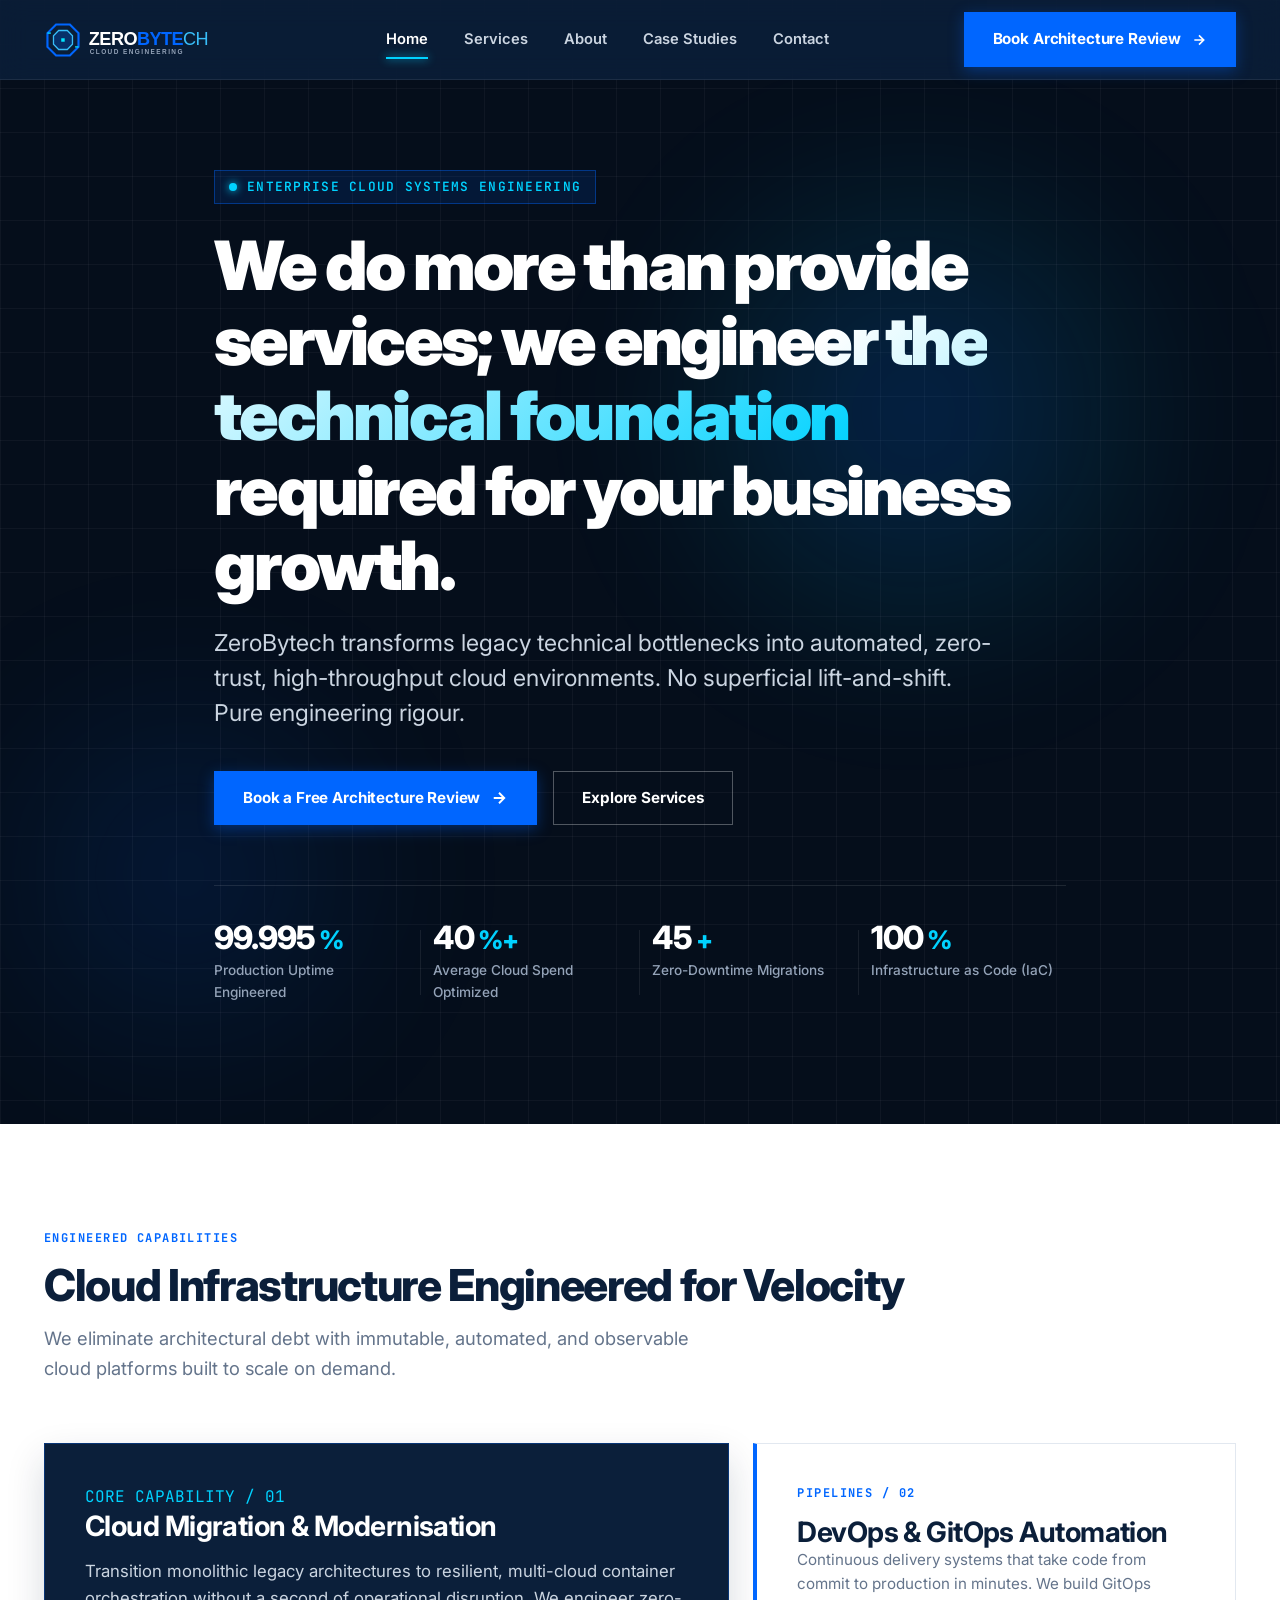
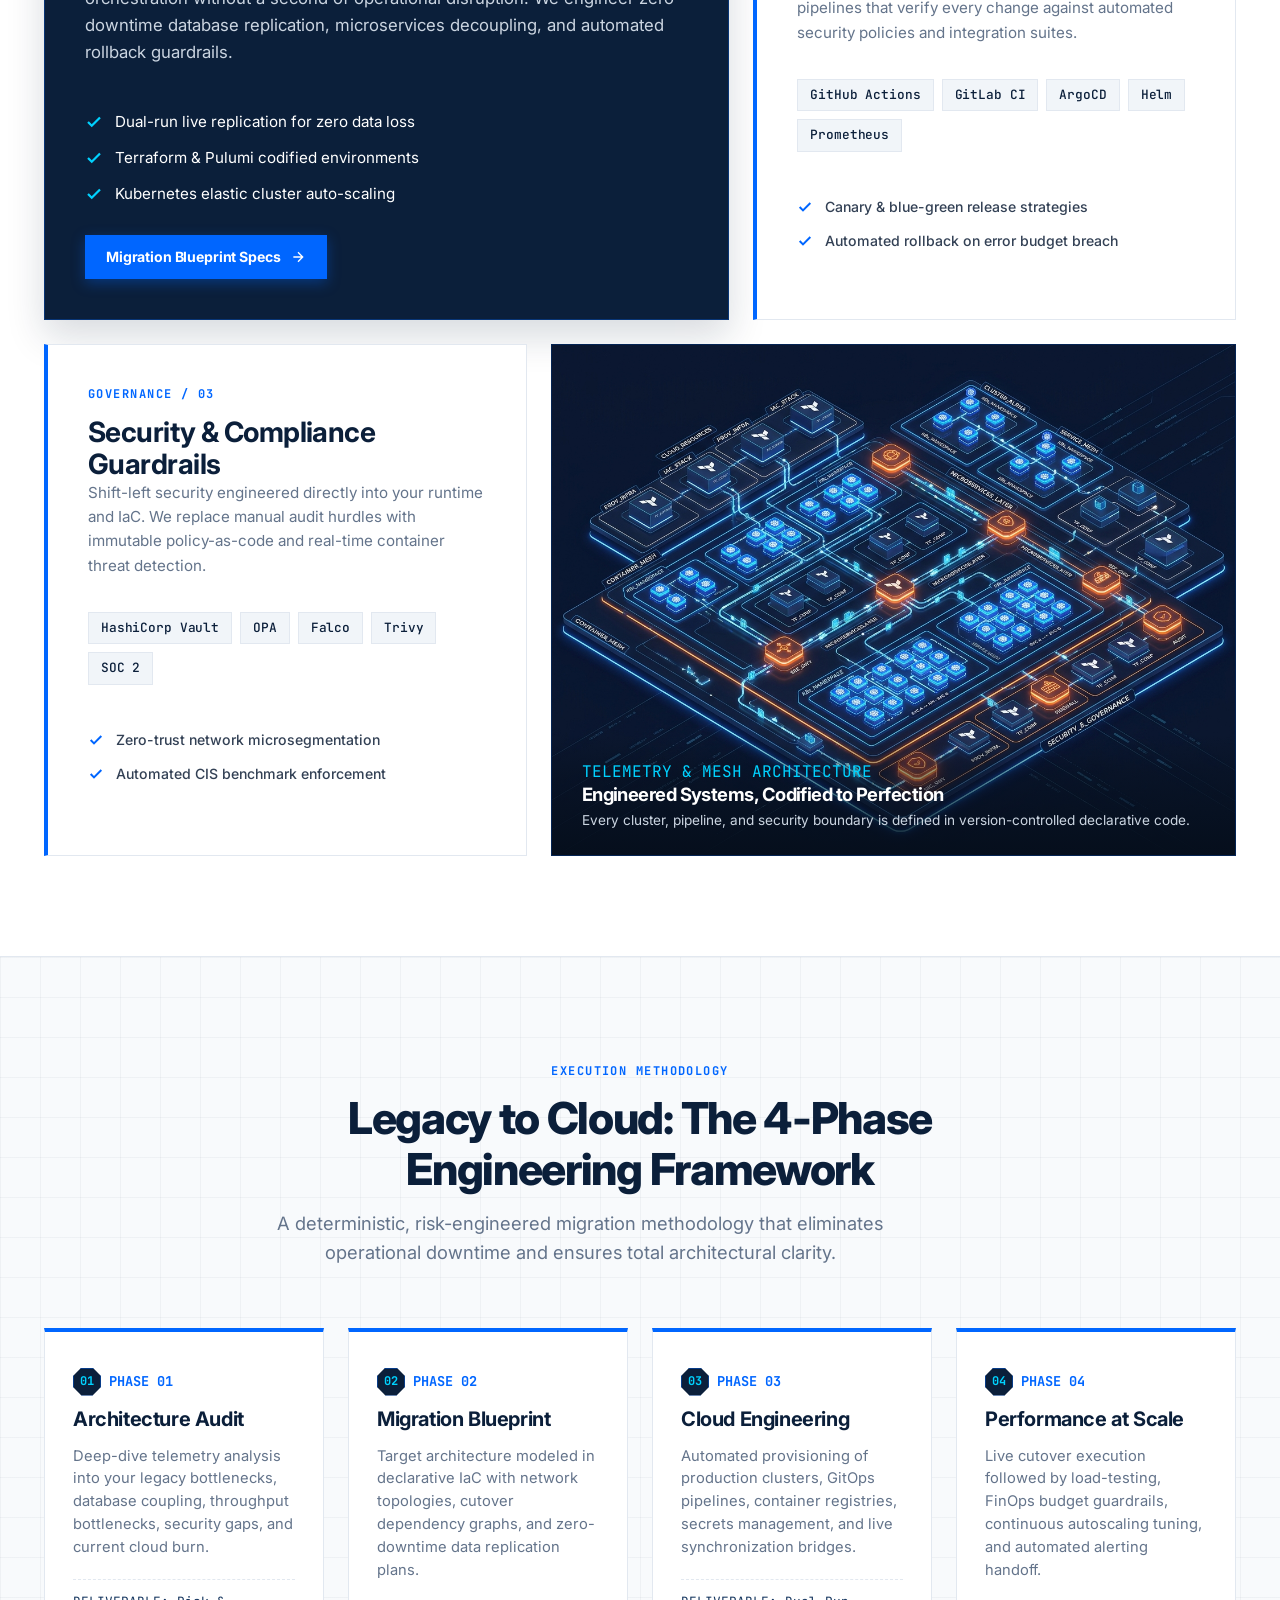
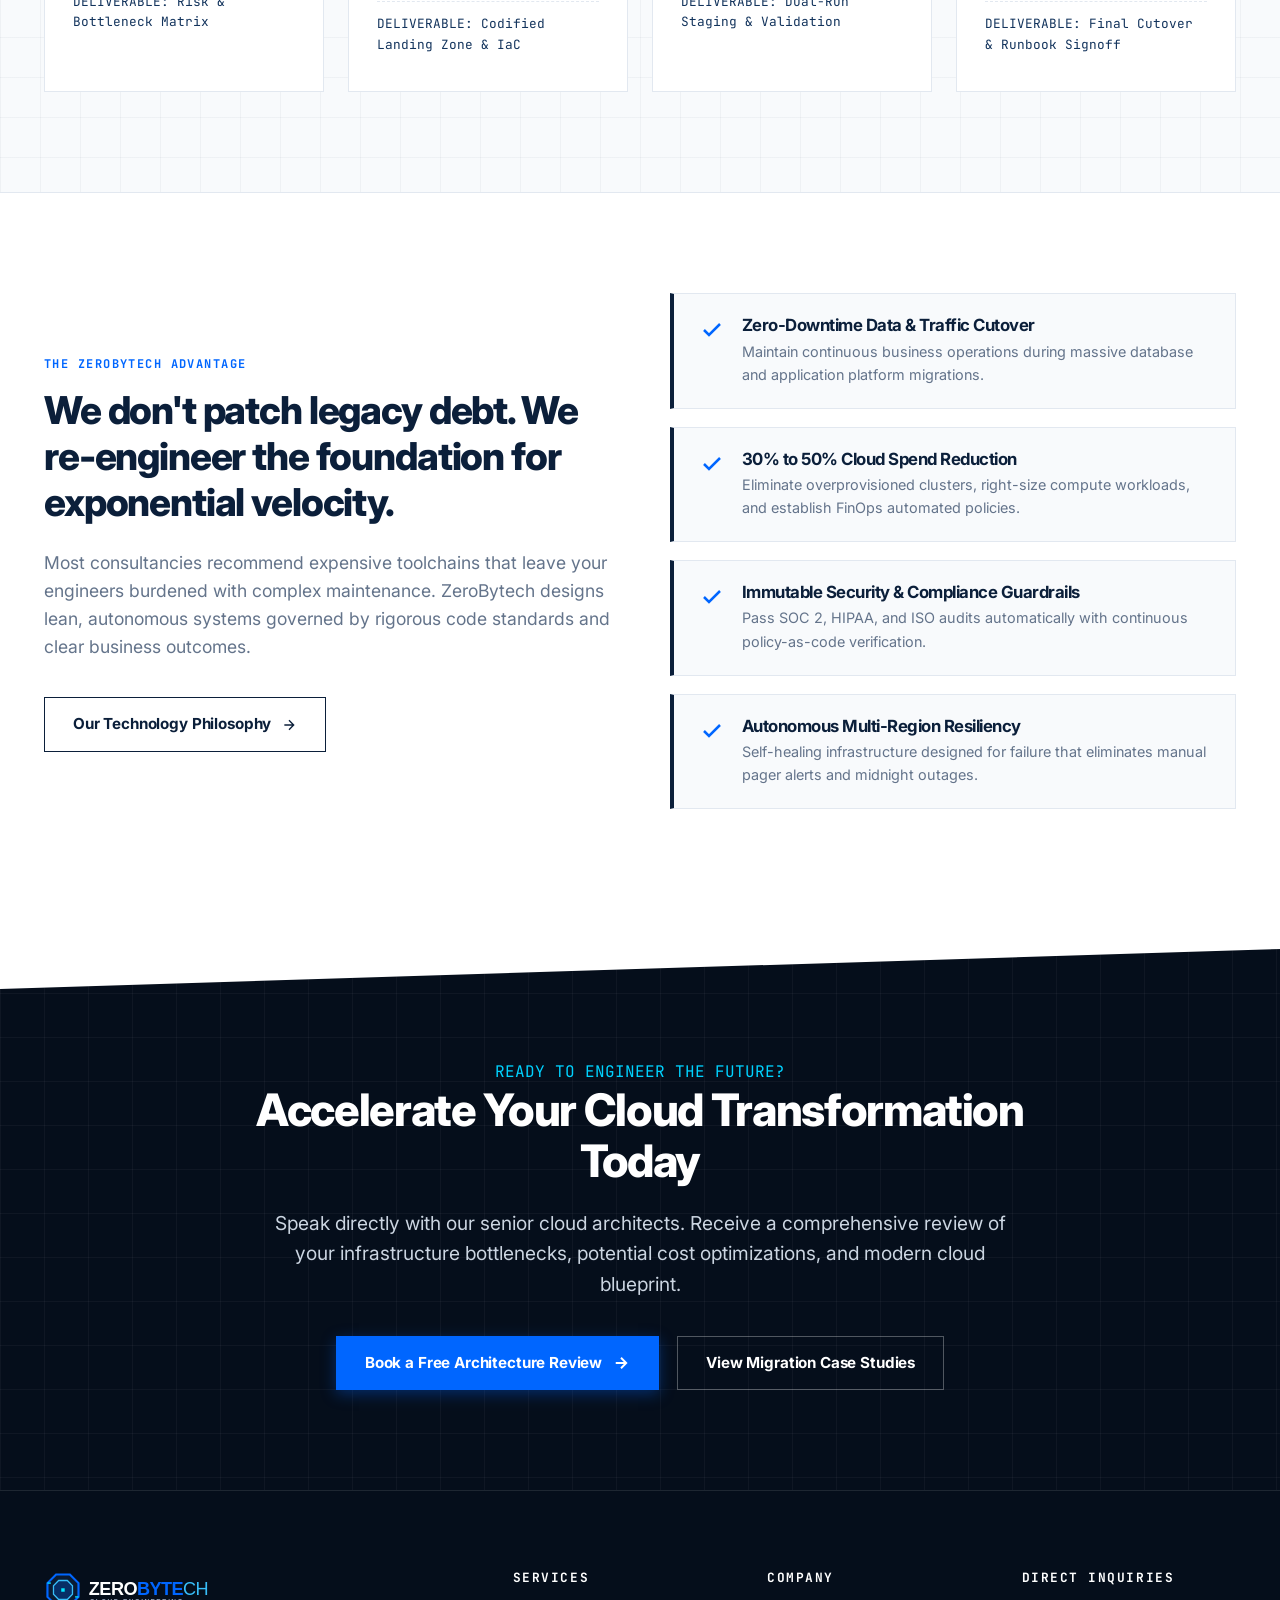
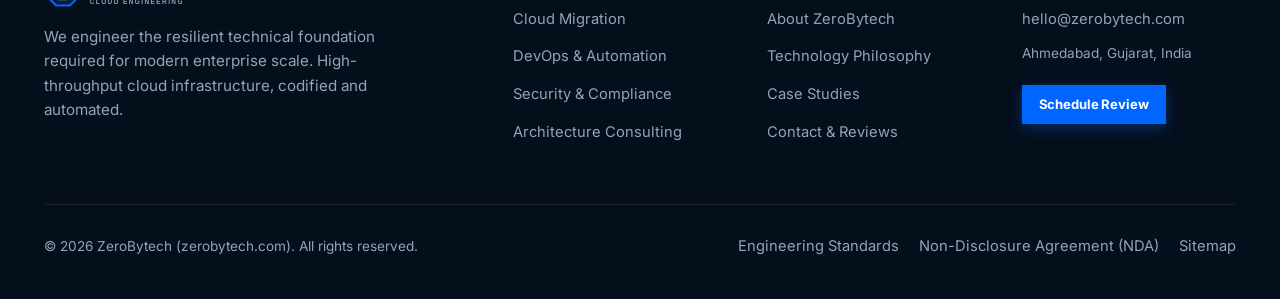
<file: index.html>
<!DOCTYPE html>
<html lang="en">
<head>
  <meta charset="UTF-8">
  <meta name="viewport" content="width=device-width, initial-scale=1.0">
  <title>Cloud Engineering Consultancy | ZeroBytech</title>
  <meta name="description" content="ZeroBytech engineers resilient cloud environments, automating infrastructure and modernizing legacy stacks for high-growth enterprises.">
  <link rel="canonical" href="https://zerobytech.com/">
  
  <!-- Open Graph / Facebook -->
  <meta property="og:type" content="website">
  <meta property="og:url" content="https://zerobytech.com/">
  <meta property="og:title" content="Cloud Engineering Consultancy | ZeroBytech">
  <meta property="og:description" content="We do more than provide services; we engineer the technical foundation required for your business growth.">
  <meta property="og:image" content="https://zerobytech.com/assets/images/og-image.jpg">

  <!-- Twitter -->
  <meta name="twitter:card" content="summary_large_image">
  <meta name="twitter:url" content="https://zerobytech.com/">
  <meta name="twitter:title" content="Cloud Engineering Consultancy | ZeroBytech">
  <meta name="twitter:description" content="We do more than provide services; we engineer the technical foundation required for your business growth.">
  <meta name="twitter:image" content="https://zerobytech.com/assets/images/og-image.jpg">

  <!-- Favicon -->
  <link rel="icon" type="image/svg+xml" href="assets/images/favicon.svg">

  <!-- Stylesheet -->
  <link rel="stylesheet" href="css/main.css">

  <!-- JSON-LD Structured Data: Linked @graph -->
  <script type="application/ld+json">
  {
    "@context": "https://schema.org",
    "@graph": [
      {
        "@type": "Organization",
        "@id": "https://zerobytech.com/#organization",
        "name": "ZeroBytech",
        "url": "https://zerobytech.com",
        "logo": "https://zerobytech.com/assets/images/logo-light.svg",
        "contactPoint": {
          "@type": "ContactPoint",
          "email": "hello@zerobytech.com",
          "contactType": "technical support"
        },
        "address": {
          "@type": "PostalAddress",
          "addressLocality": "Ahmedabad",
          "addressRegion": "Gujarat",
          "addressCountry": "India"
        },
        "knowsAbout": [
          "Kubernetes",
          "Terraform",
          "AWS",
          "CI/CD",
          "Pulumi",
          "Docker",
          "Google Cloud Platform",
          "Microsoft Azure",
          "FinOps",
          "DevOps Automation",
          "Cloud Security"
        ]
      },
      {
        "@type": "WebSite",
        "@id": "https://zerobytech.com/#website",
        "url": "https://zerobytech.com",
        "name": "ZeroBytech",
        "publisher": {
          "@id": "https://zerobytech.com/#organization"
        }
      },
      {
        "@type": "WebPage",
        "@id": "https://zerobytech.com/#webpage",
        "url": "https://zerobytech.com",
        "name": "Cloud Engineering Consultancy | ZeroBytech",
        "isPartOf": {
          "@id": "https://zerobytech.com/#website"
        },
        "about": {
          "@id": "https://zerobytech.com/#organization"
        },
        "description": "ZeroBytech engineers resilient cloud environments, automating infrastructure and modernizing legacy stacks for high-growth enterprises."
      }
    ]
  }
  </script>
</head>
<body>

  <!-- Site Header (Fixed with scroll-blur effect) -->
  <header class="site-header" id="siteHeader">
    <div class="container header-container">
      <a href="index.html" class="brand-logo" aria-label="ZeroBytech Home">
        <img src="assets/images/logo-light.svg" alt="ZeroBytech Cloud Engineering" width="220" height="40">
      </a>

      <!-- Desktop Navigation -->
      <nav class="nav-desktop" aria-label="Main Navigation">
        <a href="index.html" class="nav-link active">Home</a>
        <a href="services.html" class="nav-link">Services</a>
        <a href="about.html" class="nav-link">About</a>
        <a href="case-studies.html" class="nav-link">Case Studies</a>
        <a href="contact.html" class="nav-link">Contact</a>
      </nav>

      <div class="header-cta-group">
        <a href="contact.html" class="btn btn-primary" id="headerCtaBtn">
          Book Architecture Review
          <span class="btn-arrow" aria-hidden="true">
            <svg width="16" height="16" viewBox="0 0 24 24" fill="none" stroke="currentColor" stroke-width="2.5"><path d="M5 12h14M12 5l7 7-7 7"/></svg>
          </span>
        </a>
        <button class="mobile-menu-btn" aria-label="Toggle navigation menu" aria-expanded="false">
          <svg width="24" height="24" viewBox="0 0 24 24" fill="none" stroke="currentColor" stroke-width="2"><line x1="3" y1="12" x2="21" y2="12"></line><line x1="3" y1="6" x2="21" y2="6"></line><line x1="3" y1="18" x2="21" y2="18"></line></svg>
        </button>
      </div>
    </div>
  </header>

  <!-- Mobile Navigation Drawer -->
  <div class="mobile-nav-drawer" id="mobileDrawer">
    <div class="mobile-nav-links">
      <a href="index.html">Home</a>
      <a href="services.html">Services</a>
      <a href="about.html">About</a>
      <a href="case-studies.html">Case Studies</a>
      <a href="contact.html">Contact</a>
    </div>
    <a href="contact.html" class="btn btn-primary" style="width: 100%;">Book Architecture Review</a>
  </div>

  <main id="mainContent">
    <!-- Hero Section -->
    <section class="hero-home tech-grid-dark" aria-labelledby="heroHeadline">
      <div class="radial-glow-hero" aria-hidden="true"></div>
      <div class="radial-glow-hero-secondary" aria-hidden="true"></div>

      <div class="container hero-content">
        <div class="hero-pill">
          <span class="hero-pill-dot"></span>
          Enterprise Cloud Systems Engineering
        </div>

        <h1 class="hero-title" id="heroHeadline">
          We do more than provide services; <span class="text-gradient">we engineer the technical foundation</span> required for your business growth.
        </h1>

        <p class="hero-subtitle">
          ZeroBytech transforms legacy technical bottlenecks into automated, zero-trust, high-throughput cloud environments. No superficial lift-and-shift. Pure engineering rigour.
        </p>

        <div class="hero-actions">
          <a href="contact.html" class="btn btn-primary" id="heroPrimaryCta">
            Book a Free Architecture Review
            <span class="btn-arrow" aria-hidden="true">
              <svg width="18" height="18" viewBox="0 0 24 24" fill="none" stroke="currentColor" stroke-width="2.5"><path d="M5 12h14M12 5l7 7-7 7"/></svg>
            </span>
          </a>
          <a href="services.html" class="btn btn-ghost-dark" id="heroSecondaryCta">
            Explore Services
          </a>
        </div>

        <!-- 4-Item Trust Strip -->
        <div class="trust-strip" aria-label="Key Performance Metrics">
          <div class="trust-item">
            <div class="trust-value">99.995<span class="plus">%</span></div>
            <div class="trust-label">Production Uptime Engineered</div>
          </div>
          <div class="trust-item">
            <div class="trust-value">40<span class="plus">%+</span></div>
            <div class="trust-label">Average Cloud Spend Optimized</div>
          </div>
          <div class="trust-item">
            <div class="trust-value">45<span class="plus">+</span></div>
            <div class="trust-label">Zero-Downtime Migrations</div>
          </div>
          <div class="trust-item">
            <div class="trust-value">100<span class="plus">%</span></div>
            <div class="trust-label">Infrastructure as Code (IaC)</div>
          </div>
        </div>
      </div>
    </section>

    <!-- Services Bento Grid -->
    <section class="section" id="servicesBento" style="background-color: var(--bg-white);">
      <div class="container">
        <div class="section-header">
          <span class="tag-label">Engineered Capabilities</span>
          <h2>Cloud Infrastructure Engineered for Velocity</h2>
          <p class="section-subtitle">
            We eliminate architectural debt with immutable, automated, and observable cloud platforms built to scale on demand.
          </p>
        </div>

        <div class="bento-grid">
          <!-- Card 1: Large Navy Card (Cloud Migration) -->
          <div class="bento-card bento-card-navy sharp-card">
            <span class="tag-label-cyan font-mono">CORE CAPABILITY / 01</span>
            <h3>Cloud Migration & Modernisation</h3>
            <p>
              Transition monolithic legacy architectures to resilient, multi-cloud container orchestration without a second of operational disruption. We engineer zero-downtime database replication, microservices decoupling, and automated rollback guardrails.
            </p>
            <div class="feature-list">
              <div class="feature-list-item">
                <span class="feature-icon-check feature-icon-check-cyan">
                  <svg width="18" height="18" viewBox="0 0 24 24" fill="none" stroke="currentColor" stroke-width="3"><polyline points="20 6 9 17 4 12"></polyline></svg>
                </span>
                <span>Dual-run live replication for zero data loss</span>
              </div>
              <div class="feature-list-item">
                <span class="feature-icon-check feature-icon-check-cyan">
                  <svg width="18" height="18" viewBox="0 0 24 24" fill="none" stroke="currentColor" stroke-width="3"><polyline points="20 6 9 17 4 12"></polyline></svg>
                </span>
                <span>Terraform & Pulumi codified environments</span>
              </div>
              <div class="feature-list-item">
                <span class="feature-icon-check feature-icon-check-cyan">
                  <svg width="18" height="18" viewBox="0 0 24 24" fill="none" stroke="currentColor" stroke-width="3"><polyline points="20 6 9 17 4 12"></polyline></svg>
                </span>
                <span>Kubernetes elastic cluster auto-scaling</span>
              </div>
            </div>
            <div style="margin-top: 28px;">
              <a href="services.html#migration" class="btn btn-primary btn-arrow" style="font-size: 0.88rem; padding: 10px 20px;">
                Migration Blueprint Specs
                <svg width="16" height="16" viewBox="0 0 24 24" fill="none" stroke="currentColor" stroke-width="2"><path d="M5 12h14M12 5l7 7-7 7"/></svg>
              </a>
            </div>
          </div>

          <!-- Card 2: White Card (DevOps & Automation) -->
          <div class="bento-card bento-card-white-1 sharp-card border-accent-left">
            <span class="tag-label font-mono">PIPELINES / 02</span>
            <h3>DevOps & GitOps Automation</h3>
            <p style="color: var(--text-muted); font-size: 0.95rem; margin-bottom: 20px;">
              Continuous delivery systems that take code from commit to production in minutes. We build GitOps pipelines that verify every change against automated security policies and integration suites.
            </p>
            <div class="tool-badges-list">
              <span class="badge-tech">GitHub Actions</span>
              <span class="badge-tech">GitLab CI</span>
              <span class="badge-tech">ArgoCD</span>
              <span class="badge-tech">Helm</span>
              <span class="badge-tech">Prometheus</span>
            </div>
            <div class="feature-list" style="margin-top: 24px;">
              <div class="feature-list-item">
                <span class="feature-icon-check">
                  <svg width="16" height="16" viewBox="0 0 24 24" fill="none" stroke="currentColor" stroke-width="3"><polyline points="20 6 9 17 4 12"></polyline></svg>
                </span>
                <span style="font-size: 0.88rem; font-weight: 500;">Canary & blue-green release strategies</span>
              </div>
              <div class="feature-list-item">
                <span class="feature-icon-check">
                  <svg width="16" height="16" viewBox="0 0 24 24" fill="none" stroke="currentColor" stroke-width="3"><polyline points="20 6 9 17 4 12"></polyline></svg>
                </span>
                <span style="font-size: 0.88rem; font-weight: 500;">Automated rollback on error budget breach</span>
              </div>
            </div>
          </div>

          <!-- Card 3: White Card (Security & Compliance) -->
          <div class="bento-card bento-card-white-2 sharp-card border-accent-left">
            <span class="tag-label font-mono">GOVERNANCE / 03</span>
            <h3>Security & Compliance Guardrails</h3>
            <p style="color: var(--text-muted); font-size: 0.95rem; margin-bottom: 20px;">
              Shift-left security engineered directly into your runtime and IaC. We replace manual audit hurdles with immutable policy-as-code and real-time container threat detection.
            </p>
            <div class="tool-badges-list">
              <span class="badge-tech">HashiCorp Vault</span>
              <span class="badge-tech">OPA</span>
              <span class="badge-tech">Falco</span>
              <span class="badge-tech">Trivy</span>
              <span class="badge-tech">SOC 2</span>
            </div>
            <div class="feature-list" style="margin-top: 24px;">
              <div class="feature-list-item">
                <span class="feature-icon-check">
                  <svg width="16" height="16" viewBox="0 0 24 24" fill="none" stroke="currentColor" stroke-width="3"><polyline points="20 6 9 17 4 12"></polyline></svg>
                </span>
                <span style="font-size: 0.88rem; font-weight: 500;">Zero-trust network microsegmentation</span>
              </div>
              <div class="feature-list-item">
                <span class="feature-icon-check">
                  <svg width="16" height="16" viewBox="0 0 24 24" fill="none" stroke="currentColor" stroke-width="3"><polyline points="20 6 9 17 4 12"></polyline></svg>
                </span>
                <span style="font-size: 0.88rem; font-weight: 500;">Automated CIS benchmark enforcement</span>
              </div>
            </div>
          </div>

          <!-- Card 4: High-Tech Architecture Visual Card -->
          <div class="bento-card bento-card-image sharp-card">
            <img src="assets/images/bento-cloud-mesh.jpg" alt="ZeroBytech High-Performance Cloud Architecture Topology" width="800" height="500" loading="lazy">
            <div class="bento-card-image-overlay">
              <span class="tag-label-cyan font-mono" style="margin-bottom: 4px;">TELEMETRY & MESH ARCHITECTURE</span>
              <h4>Engineered Systems, Codified to Perfection</h4>
              <p>Every cluster, pipeline, and security boundary is defined in version-controlled declarative code.</p>
            </div>
          </div>
        </div>
      </div>
    </section>

    <!-- Legacy -> Cloud 4-Phase Timeline -->
    <section class="section tech-grid-light" id="migrationTimeline" style="border-top: 1px solid var(--border-light); border-bottom: 1px solid var(--border-light);">
      <div class="container">
        <div class="section-header text-center">
          <span class="tag-label">Execution Methodology</span>
          <h2>Legacy to Cloud: The 4-Phase Engineering Framework</h2>
          <p class="section-subtitle">
            A deterministic, risk-engineered migration methodology that eliminates operational downtime and ensures total architectural clarity.
          </p>
        </div>

        <div class="timeline-track">
          <!-- Phase 1 -->
          <div class="timeline-step sharp-card">
            <div class="timeline-num">
              <span class="octa-node octa-node-sm">01</span>
              PHASE 01
            </div>
            <h3>Architecture Audit</h3>
            <p>
              Deep-dive telemetry analysis into your legacy bottlenecks, database coupling, throughput bottlenecks, security gaps, and current cloud burn.
            </p>
            <div style="margin-top: 16px; padding-top: 12px; border-top: 1px dashed var(--border-light); font-size: 0.8rem; font-family: 'JetBrains Mono', monospace; color: var(--navy-800);">
              DELIVERABLE: Risk & Bottleneck Matrix
            </div>
          </div>

          <!-- Phase 2 -->
          <div class="timeline-step sharp-card">
            <div class="timeline-num">
              <span class="octa-node octa-node-sm">02</span>
              PHASE 02
            </div>
            <h3>Migration Blueprint</h3>
            <p>
              Target architecture modeled in declarative IaC with network topologies, cutover dependency graphs, and zero-downtime data replication plans.
            </p>
            <div style="margin-top: 16px; padding-top: 12px; border-top: 1px dashed var(--border-light); font-size: 0.8rem; font-family: 'JetBrains Mono', monospace; color: var(--navy-800);">
              DELIVERABLE: Codified Landing Zone & IaC
            </div>
          </div>

          <!-- Phase 3 -->
          <div class="timeline-step sharp-card">
            <div class="timeline-num">
              <span class="octa-node octa-node-sm">03</span>
              PHASE 03
            </div>
            <h3>Cloud Engineering</h3>
            <p>
              Automated provisioning of production clusters, GitOps pipelines, container registries, secrets management, and live synchronization bridges.
            </p>
            <div style="margin-top: 16px; padding-top: 12px; border-top: 1px dashed var(--border-light); font-size: 0.8rem; font-family: 'JetBrains Mono', monospace; color: var(--navy-800);">
              DELIVERABLE: Dual-Run Staging & Validation
            </div>
          </div>

          <!-- Phase 4 -->
          <div class="timeline-step sharp-card">
            <div class="timeline-num">
              <span class="octa-node octa-node-sm">04</span>
              PHASE 04
            </div>
            <h3>Performance at Scale</h3>
            <p>
              Live cutover execution followed by load-testing, FinOps budget guardrails, continuous autoscaling tuning, and automated alerting handoff.
            </p>
            <div style="margin-top: 16px; padding-top: 12px; border-top: 1px dashed var(--border-light); font-size: 0.8rem; font-family: 'JetBrains Mono', monospace; color: var(--navy-800);">
              DELIVERABLE: Final Cutover & Runbook Signoff
            </div>
          </div>
        </div>
      </div>
    </section>

    <!-- Value Proposition Section -->
    <section class="section" id="valueProposition" style="background-color: var(--bg-white);">
      <div class="container">
        <div class="value-prop-grid">
          <div>
            <span class="tag-label">The ZeroBytech Advantage</span>
            <h2 class="value-statement">
              We don't patch legacy debt. We re-engineer the foundation for exponential velocity.
            </h2>
            <p style="color: var(--text-muted); font-size: 1.1rem; margin-top: 24px; line-height: 1.6;">
              Most consultancies recommend expensive toolchains that leave your engineers burdened with complex maintenance. ZeroBytech designs lean, autonomous systems governed by rigorous code standards and clear business outcomes.
            </p>
            <div style="margin-top: 36px;">
              <a href="about.html" class="btn btn-ghost-light">
                Our Technology Philosophy
                <span class="btn-arrow" aria-hidden="true">
                  <svg width="16" height="16" viewBox="0 0 24 24" fill="none" stroke="currentColor" stroke-width="2"><path d="M5 12h14M12 5l7 7-7 7"/></svg>
                </span>
              </a>
            </div>
          </div>

          <!-- Right: Four Outcome Bullets with Checkmarks -->
          <div class="outcome-cards-list">
            <div class="outcome-card sharp-card">
              <div class="outcome-card-icon">
                <svg width="24" height="24" viewBox="0 0 24 24" fill="none" stroke="currentColor" stroke-width="2.5"><polyline points="20 6 9 17 4 12"></polyline></svg>
              </div>
              <div class="outcome-card-content">
                <h4>Zero-Downtime Data & Traffic Cutover</h4>
                <p>Maintain continuous business operations during massive database and application platform migrations.</p>
              </div>
            </div>

            <div class="outcome-card sharp-card">
              <div class="outcome-card-icon">
                <svg width="24" height="24" viewBox="0 0 24 24" fill="none" stroke="currentColor" stroke-width="2.5"><polyline points="20 6 9 17 4 12"></polyline></svg>
              </div>
              <div class="outcome-card-content">
                <h4>30% to 50% Cloud Spend Reduction</h4>
                <p>Eliminate overprovisioned clusters, right-size compute workloads, and establish FinOps automated policies.</p>
              </div>
            </div>

            <div class="outcome-card sharp-card">
              <div class="outcome-card-icon">
                <svg width="24" height="24" viewBox="0 0 24 24" fill="none" stroke="currentColor" stroke-width="2.5"><polyline points="20 6 9 17 4 12"></polyline></svg>
              </div>
              <div class="outcome-card-content">
                <h4>Immutable Security & Compliance Guardrails</h4>
                <p>Pass SOC 2, HIPAA, and ISO audits automatically with continuous policy-as-code verification.</p>
              </div>
            </div>

            <div class="outcome-card sharp-card">
              <div class="outcome-card-icon">
                <svg width="24" height="24" viewBox="0 0 24 24" fill="none" stroke="currentColor" stroke-width="2.5"><polyline points="20 6 9 17 4 12"></polyline></svg>
              </div>
              <div class="outcome-card-content">
                <h4>Autonomous Multi-Region Resiliency</h4>
                <p>Self-healing infrastructure designed for failure that eliminates manual pager alerts and midnight outages.</p>
              </div>
            </div>
          </div>
        </div>
      </div>
    </section>

    <!-- Closing CTA Band with Angular Top Edge -->
    <section class="closing-cta-band tech-grid-dark" id="closingCta" aria-labelledby="ctaBandHeading">
      <div class="container cta-band-content">
        <span class="tag-label-cyan font-mono">READY TO ENGINEER THE FUTURE?</span>
        <h2 id="ctaBandHeading">Accelerate Your Cloud Transformation Today</h2>
        <p>
          Speak directly with our senior cloud architects. Receive a comprehensive review of your infrastructure bottlenecks, potential cost optimizations, and modern cloud blueprint.
        </p>
        <div class="cta-band-actions">
          <a href="contact.html" class="btn btn-primary" id="ctaBandPrimaryBtn">
            Book a Free Architecture Review
            <span class="btn-arrow" aria-hidden="true">
              <svg width="18" height="18" viewBox="0 0 24 24" fill="none" stroke="currentColor" stroke-width="2.5"><path d="M5 12h14M12 5l7 7-7 7"/></svg>
            </span>
          </a>
          <a href="case-studies.html" class="btn btn-ghost-dark">
            View Migration Case Studies
          </a>
        </div>
      </div>
    </section>
  </main>

  <!-- Dark Navy Footer -->
  <footer class="site-footer">
    <div class="container">
      <div class="footer-grid">
        <div class="footer-brand">
          <a href="index.html" class="brand-logo" aria-label="ZeroBytech Home">
            <img src="assets/images/logo-light.svg" alt="ZeroBytech Cloud Engineering Logo" width="220" height="40">
          </a>
          <p>
            We engineer the resilient technical foundation required for modern enterprise scale. High-throughput cloud infrastructure, codified and automated.
          </p>
        </div>

        <div>
          <h4 class="footer-col-title">Services</h4>
          <ul class="footer-links">
            <li><a href="services.html#migration" class="footer-link">Cloud Migration</a></li>
            <li><a href="services.html#devops" class="footer-link">DevOps & Automation</a></li>
            <li><a href="services.html#security" class="footer-link">Security & Compliance</a></li>
            <li><a href="services.html#consulting" class="footer-link">Architecture Consulting</a></li>
          </ul>
        </div>

        <div>
          <h4 class="footer-col-title">Company</h4>
          <ul class="footer-links">
            <li><a href="about.html" class="footer-link">About ZeroBytech</a></li>
            <li><a href="about.html#philosophy" class="footer-link">Technology Philosophy</a></li>
            <li><a href="case-studies.html" class="footer-link">Case Studies</a></li>
            <li><a href="contact.html" class="footer-link">Contact & Reviews</a></li>
          </ul>
        </div>

        <div>
          <h4 class="footer-col-title">Direct Inquiries</h4>
          <ul class="footer-links">
            <li><a href="mailto:hello@zerobytech.com" class="footer-link">hello@zerobytech.com</a></li>
            <li class="footer-link" style="color: var(--text-light-muted); font-size: 0.85rem;">Ahmedabad, Gujarat, India</li>
            <li><a href="contact.html" class="btn btn-primary" style="padding: 8px 16px; font-size: 0.82rem; margin-top: 8px;">Schedule Review</a></li>
          </ul>
        </div>
      </div>

      <div class="footer-bottom">
        <div>
          &copy; 2026 ZeroBytech (zerobytech.com). All rights reserved.
        </div>
        <div class="footer-legal-links">
          <a href="about.html#values" class="footer-link">Engineering Standards</a>
          <a href="contact.html" class="footer-link">Non-Disclosure Agreement (NDA)</a>
          <a href="sitemap.xml" class="footer-link">Sitemap</a>
        </div>
      </div>
    </div>
  </footer>

  <!-- Scripts -->
  <script src="js/main.js"></script>
</body>
</html>
</file>
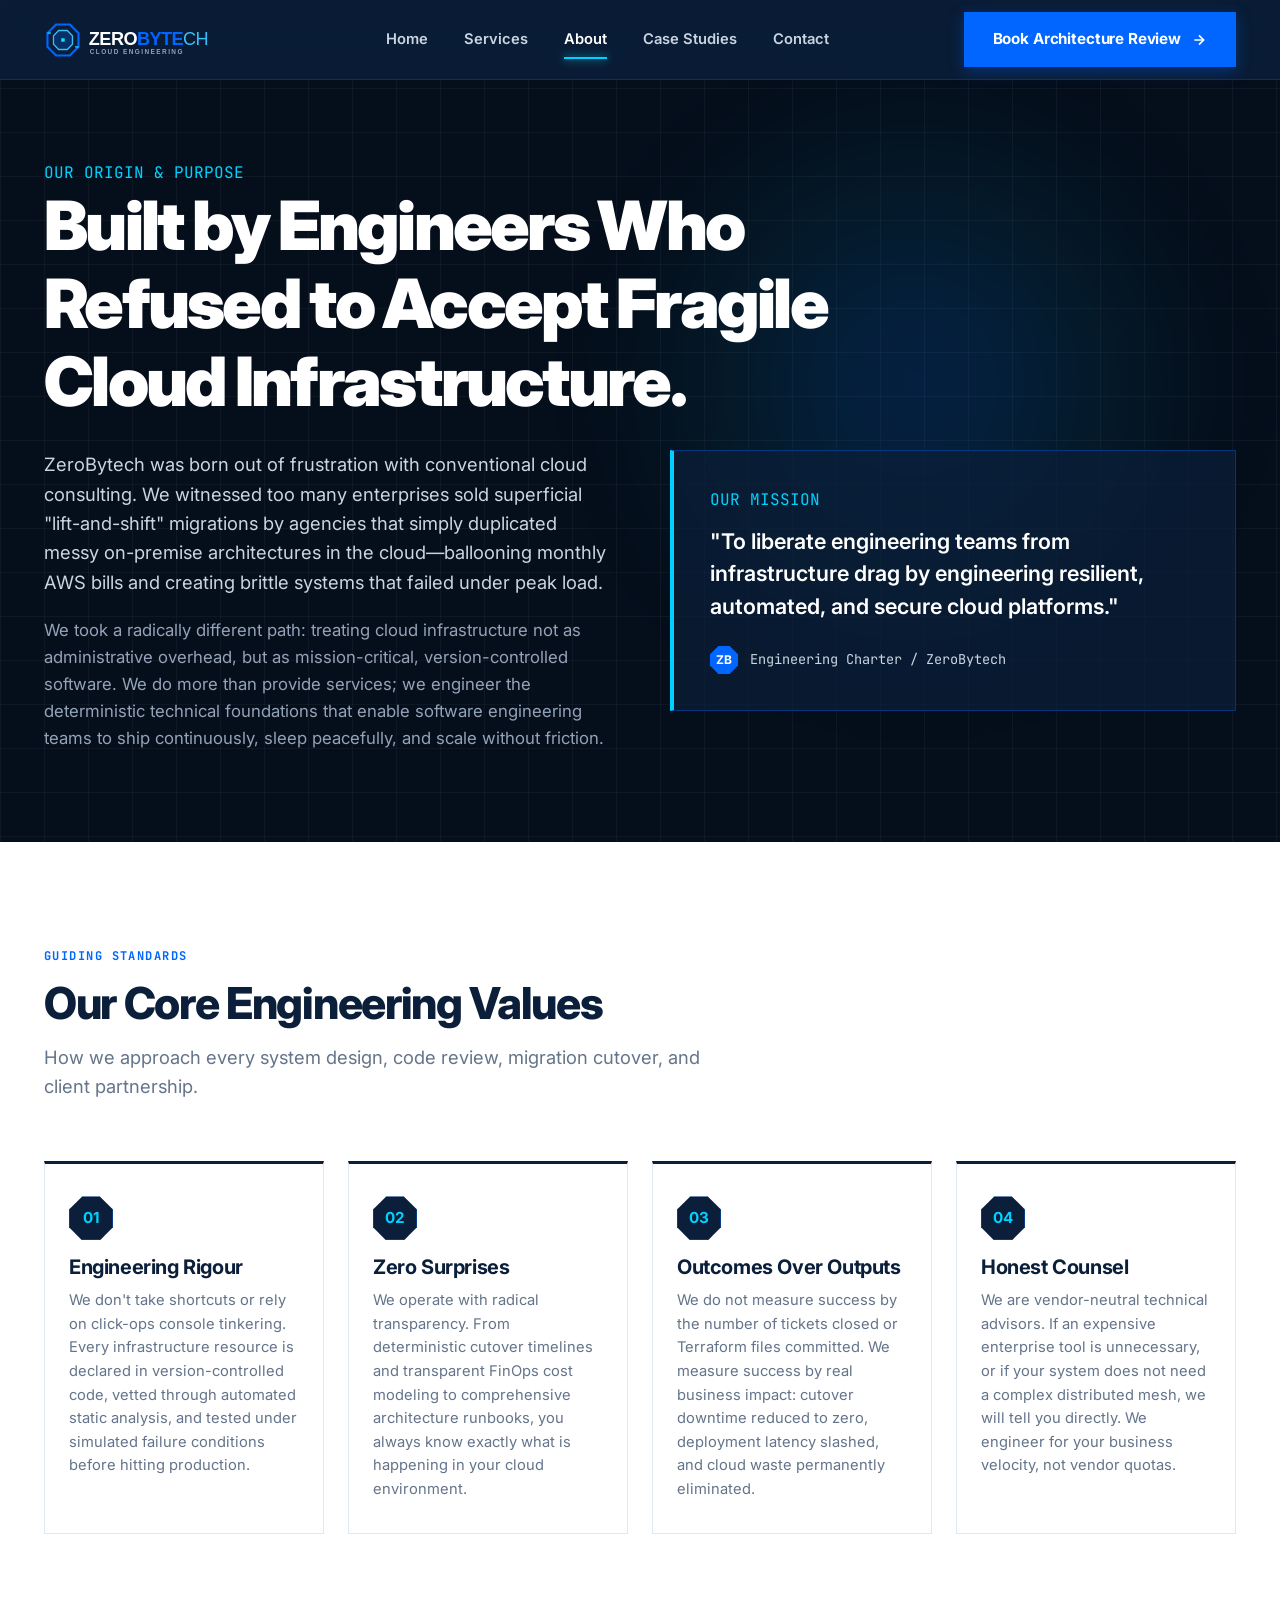
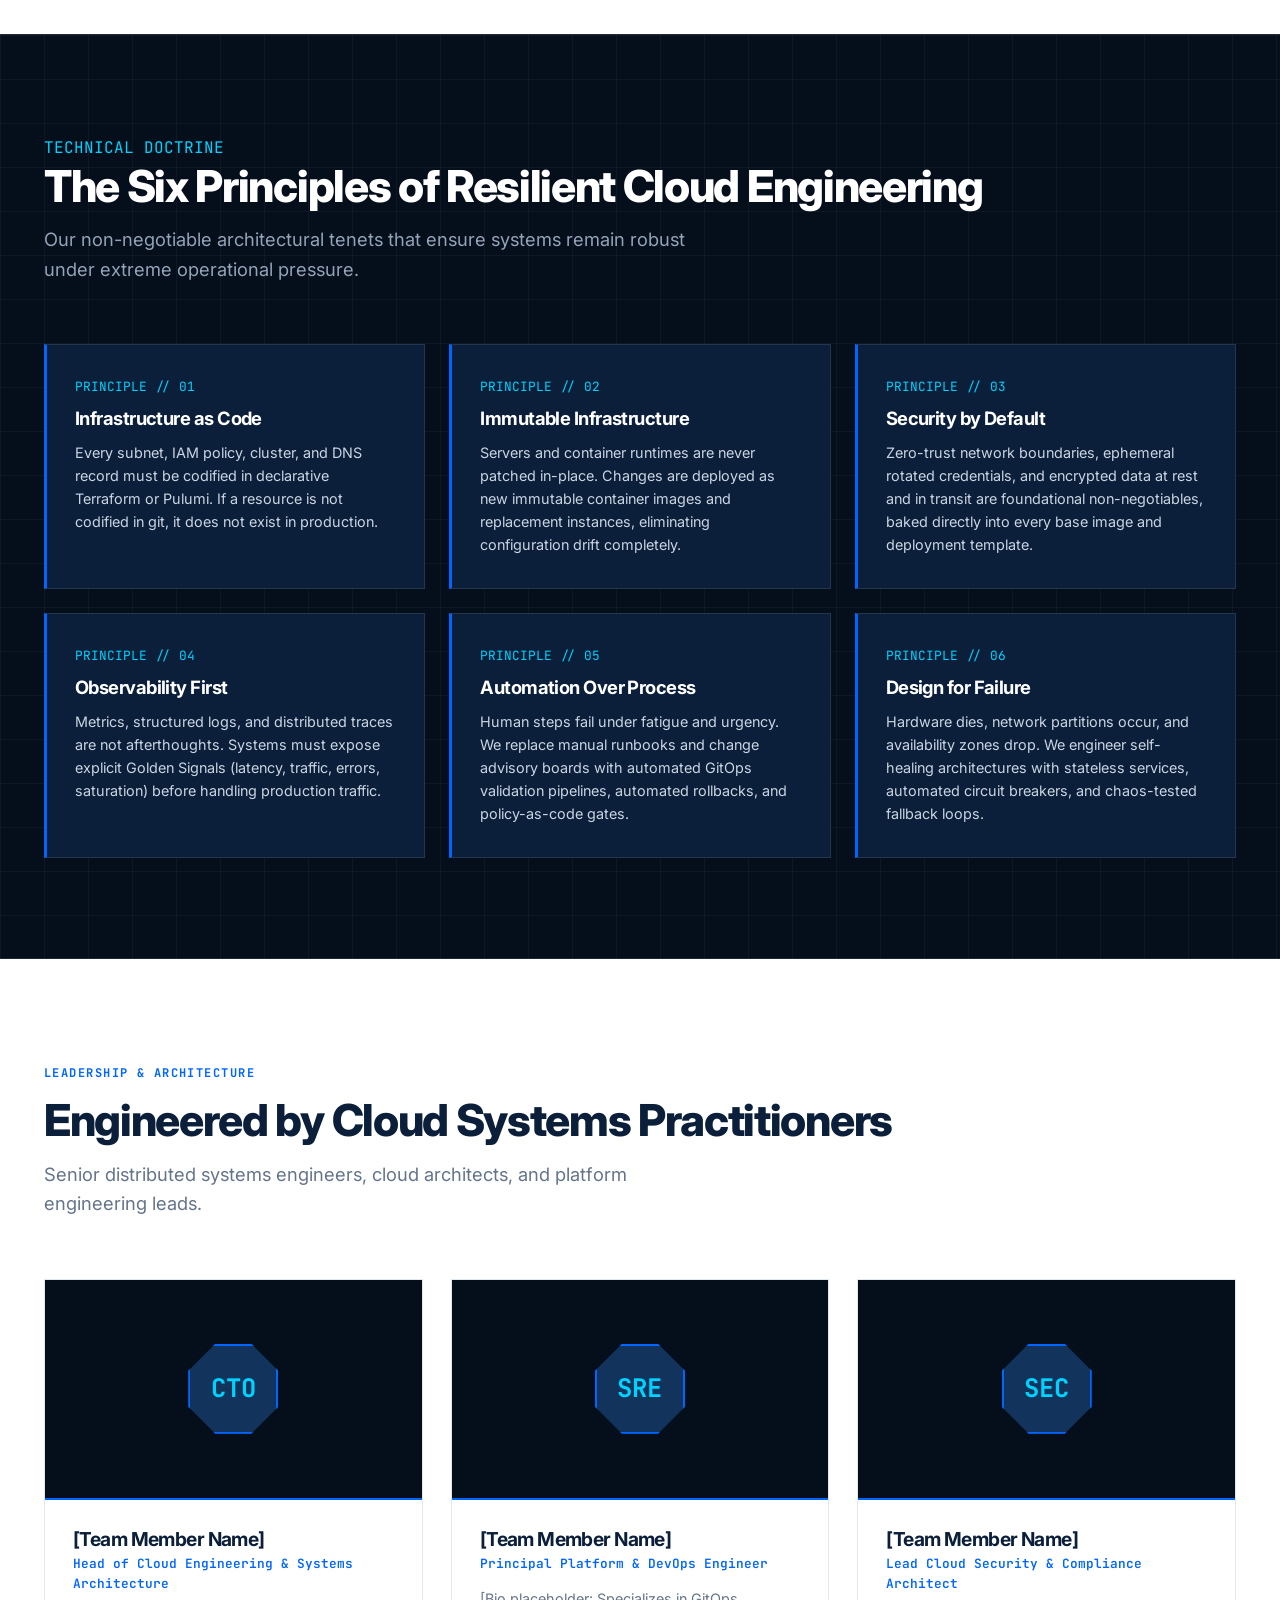
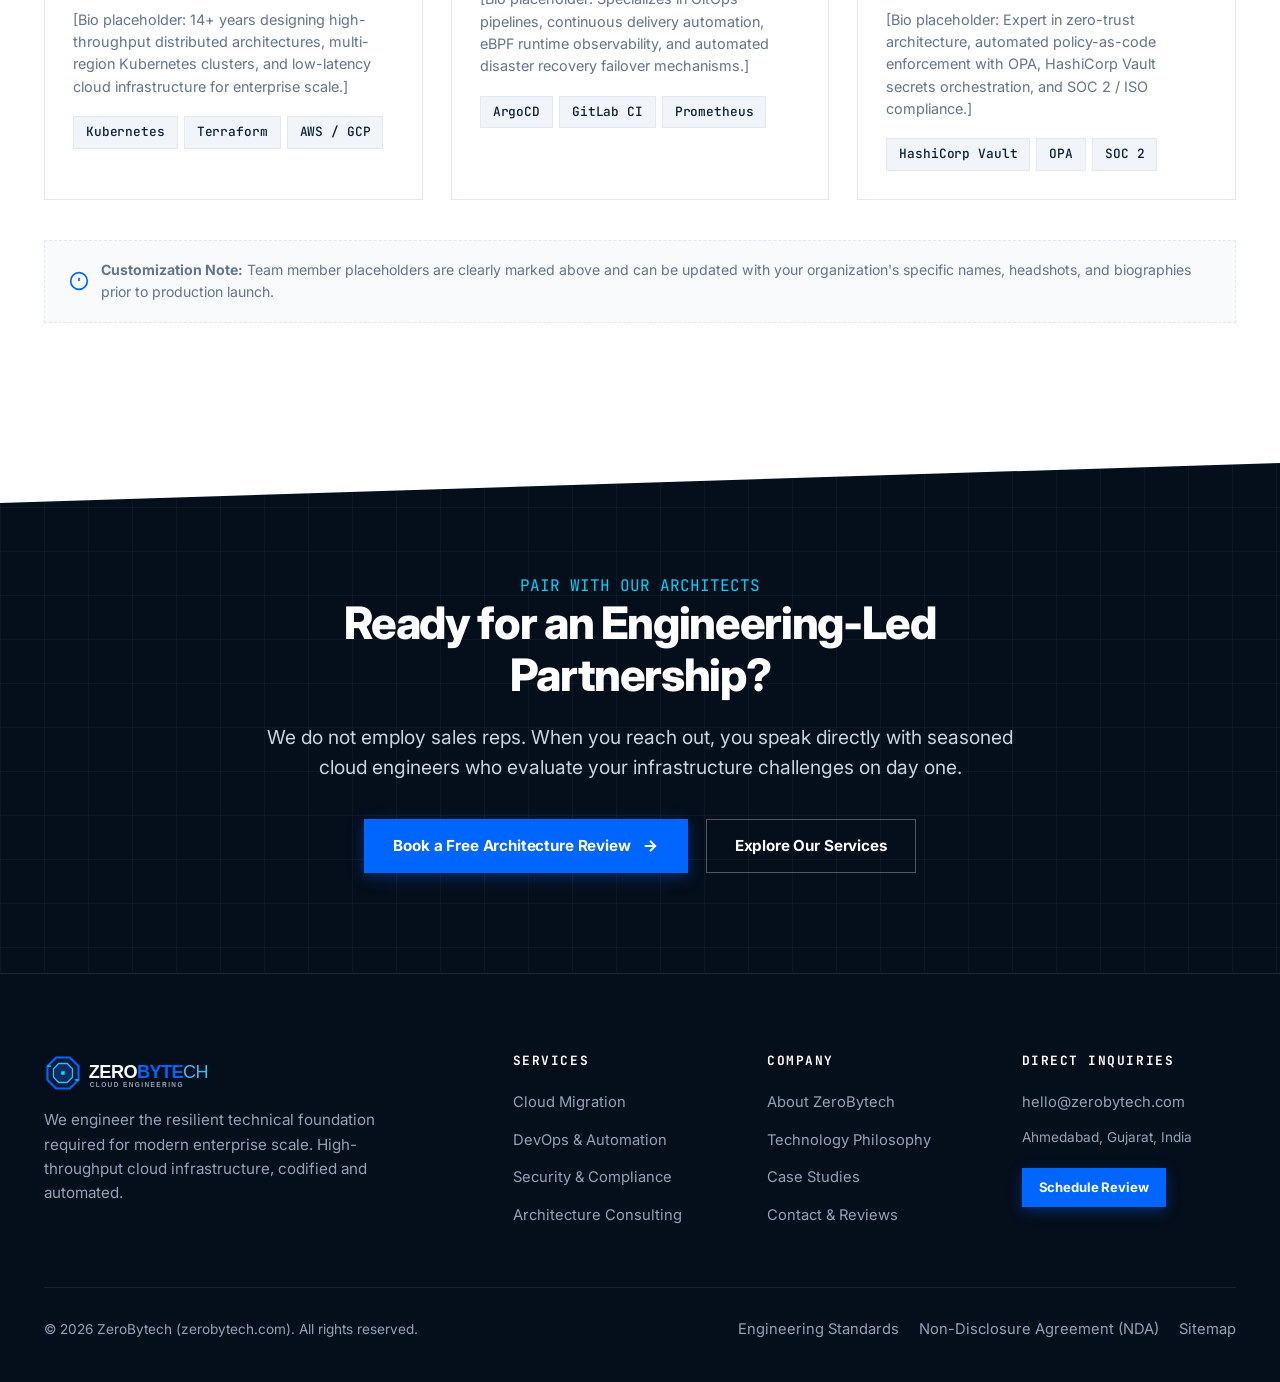
<file: about.html>
<!DOCTYPE html>
<html lang="en">
<head>
  <meta charset="UTF-8">
  <meta name="viewport" content="width=device-width, initial-scale=1.0">
  <title>About Our Cloud Engineers | ZeroBytech</title>
  <meta name="description" content="Discover ZeroBytech's mission, engineering rigour, and cloud philosophy. We engineer the technical foundations required for sustained business growth.">
  <link rel="canonical" href="https://zerobytech.com/about.html">

  <meta property="og:type" content="website">
  <meta property="og:url" content="https://zerobytech.com/about.html">
  <meta property="og:title" content="About Our Cloud Engineers | ZeroBytech">
  <meta property="og:description" content="We do more than provide services; we engineer the technical foundation required for your business growth.">
  <meta property="og:image" content="https://zerobytech.com/assets/images/og-image.jpg">

  <meta name="twitter:card" content="summary_large_image">
  <meta name="twitter:url" content="https://zerobytech.com/about.html">
  <meta name="twitter:title" content="About Our Cloud Engineers | ZeroBytech">
  <meta name="twitter:description" content="We do more than provide services; we engineer the technical foundation required for your business growth.">
  <meta name="twitter:image" content="https://zerobytech.com/assets/images/og-image.jpg">

  <link rel="icon" type="image/svg+xml" href="assets/images/favicon.svg">
  <link rel="stylesheet" href="css/main.css">

  <script type="application/ld+json">
  {
    "@context": "https://schema.org",
    "@type": "AboutPage",
    "name": "About ZeroBytech Cloud Engineering",
    "url": "https://zerobytech.com/about.html",
    "mainEntity": {
      "@type": "Organization",
      "name": "ZeroBytech",
      "url": "https://zerobytech.com",
      "logo": "https://zerobytech.com/assets/images/logo-light.svg",
      "foundingDate": "2024",
      "description": "ZeroBytech helps startups and enterprises move from legacy technical bottlenecks to high-performance, automated, and secure cloud environments."
    }
  }
  </script>
</head>
<body>

  <!-- Site Header -->
  <header class="site-header" id="siteHeader">
    <div class="container header-container">
      <a href="index.html" class="brand-logo" aria-label="ZeroBytech Home">
        <img src="assets/images/logo-light.svg" alt="ZeroBytech Cloud Engineering" width="220" height="40">
      </a>

      <nav class="nav-desktop" aria-label="Main Navigation">
        <a href="index.html" class="nav-link">Home</a>
        <a href="services.html" class="nav-link">Services</a>
        <a href="about.html" class="nav-link active">About</a>
        <a href="case-studies.html" class="nav-link">Case Studies</a>
        <a href="contact.html" class="nav-link">Contact</a>
      </nav>

      <div class="header-cta-group">
        <a href="contact.html" class="btn btn-primary">
          Book Architecture Review
          <span class="btn-arrow" aria-hidden="true">
            <svg width="16" height="16" viewBox="0 0 24 24" fill="none" stroke="currentColor" stroke-width="2.5"><path d="M5 12h14M12 5l7 7-7 7"/></svg>
          </span>
        </a>
        <button class="mobile-menu-btn" aria-label="Toggle navigation menu" aria-expanded="false">
          <svg width="24" height="24" viewBox="0 0 24 24" fill="none" stroke="currentColor" stroke-width="2"><line x1="3" y1="12" x2="21" y2="12"></line><line x1="3" y1="6" x2="21" y2="6"></line><line x1="3" y1="18" x2="21" y2="18"></line></svg>
        </button>
      </div>
    </div>
  </header>

  <!-- Mobile Drawer -->
  <div class="mobile-nav-drawer" id="mobileDrawer">
    <div class="mobile-nav-links">
      <a href="index.html">Home</a>
      <a href="services.html">Services</a>
      <a href="about.html">About</a>
      <a href="case-studies.html">Case Studies</a>
      <a href="contact.html">Contact</a>
    </div>
    <a href="contact.html" class="btn btn-primary" style="width: 100%;">Book Architecture Review</a>
  </div>

  <main id="mainContent">
    <!-- Dark Hero with Founding Story -->
    <section class="about-hero tech-grid-dark">
      <div class="radial-glow-hero" aria-hidden="true"></div>
      <div class="container" style="position: relative; z-index: 2;">
        <span class="tag-label-cyan font-mono">OUR ORIGIN & PURPOSE</span>
        <h1 style="color: #FFFFFF; max-width: 900px; margin-bottom: 30px;">
          Built by Engineers Who Refused to Accept Fragile Cloud Infrastructure.
        </h1>

        <div class="about-story-grid">
          <div>
            <p style="color: #CBD5E1; font-size: 1.15rem; line-height: 1.6; margin-bottom: 20px;">
              ZeroBytech was born out of frustration with conventional cloud consulting. We witnessed too many enterprises sold superficial "lift-and-shift" migrations by agencies that simply duplicated messy on-premise architectures in the cloud—ballooning monthly AWS bills and creating brittle systems that failed under peak load.
            </p>
            <p style="color: #94A3B8; font-size: 1.05rem; line-height: 1.6;">
              We took a radically different path: treating cloud infrastructure not as administrative overhead, but as mission-critical, version-controlled software. We do more than provide services; we engineer the deterministic technical foundations that enable software engineering teams to ship continuously, sleep peacefully, and scale without friction.
            </p>
          </div>

          <!-- Mission Statement Card -->
          <div class="about-mission-card sharp-card">
            <span class="tag-label-cyan font-mono" style="margin-bottom: 12px; display: block;">OUR MISSION</span>
            <blockquote>
              "To liberate engineering teams from infrastructure drag by engineering resilient, automated, and secure cloud platforms."
            </blockquote>
            <div style="margin-top: 24px; display: flex; align-items: center; gap: 12px;">
              <span class="octa-node octa-node-blue octa-node-sm">ZB</span>
              <span style="font-size: 0.85rem; font-family: 'JetBrains Mono', monospace; color: #CBD5E1;">Engineering Charter / ZeroBytech</span>
            </div>
          </div>
        </div>
      </div>
    </section>

    <!-- 4-Card Values Grid -->
    <section class="section" id="values" style="background-color: var(--bg-white);">
      <div class="container">
        <div class="section-header">
          <span class="tag-label font-mono">GUIDING STANDARDS</span>
          <h2>Our Core Engineering Values</h2>
          <p class="section-subtitle">
            How we approach every system design, code review, migration cutover, and client partnership.
          </p>
        </div>

        <div class="values-grid">
          <!-- Value 1 -->
          <div class="value-card sharp-card">
            <span class="octa-node">01</span>
            <h3>Engineering Rigour</h3>
            <p>
              We don't take shortcuts or rely on click-ops console tinkering. Every infrastructure resource is declared in version-controlled code, vetted through automated static analysis, and tested under simulated failure conditions before hitting production.
            </p>
          </div>

          <!-- Value 2 -->
          <div class="value-card sharp-card">
            <span class="octa-node">02</span>
            <h3>Zero Surprises</h3>
            <p>
              We operate with radical transparency. From deterministic cutover timelines and transparent FinOps cost modeling to comprehensive architecture runbooks, you always know exactly what is happening in your cloud environment.
            </p>
          </div>

          <!-- Value 3 -->
          <div class="value-card sharp-card">
            <span class="octa-node">03</span>
            <h3>Outcomes Over Outputs</h3>
            <p>
              We do not measure success by the number of tickets closed or Terraform files committed. We measure success by real business impact: cutover downtime reduced to zero, deployment latency slashed, and cloud waste permanently eliminated.
            </p>
          </div>

          <!-- Value 4 -->
          <div class="value-card sharp-card">
            <span class="octa-node">04</span>
            <h3>Honest Counsel</h3>
            <p>
              We are vendor-neutral technical advisors. If an expensive enterprise tool is unnecessary, or if your system does not need a complex distributed mesh, we will tell you directly. We engineer for your business velocity, not vendor quotas.
            </p>
          </div>
        </div>
      </div>
    </section>

    <!-- Technology Philosophy Grid of Six Principles -->
    <section class="section tech-grid-dark" id="philosophy" style="border-top: 1px solid rgba(255, 255, 255, 0.1); border-bottom: 1px solid rgba(255, 255, 255, 0.1);">
      <div class="container">
        <div class="section-header section-header-dark">
          <span class="tag-label-cyan font-mono">TECHNICAL DOCTRINE</span>
          <h2>The Six Principles of Resilient Cloud Engineering</h2>
          <p class="section-subtitle">
            Our non-negotiable architectural tenets that ensure systems remain robust under extreme operational pressure.
          </p>
        </div>

        <div class="principles-grid">
          <!-- Principle 1 -->
          <div class="principle-card sharp-card">
            <div class="principle-num">PRINCIPLE // 01</div>
            <h4>Infrastructure as Code</h4>
            <p>
              Every subnet, IAM policy, cluster, and DNS record must be codified in declarative Terraform or Pulumi. If a resource is not codified in git, it does not exist in production.
            </p>
          </div>

          <!-- Principle 2 -->
          <div class="principle-card sharp-card">
            <div class="principle-num">PRINCIPLE // 02</div>
            <h4>Immutable Infrastructure</h4>
            <p>
              Servers and container runtimes are never patched in-place. Changes are deployed as new immutable container images and replacement instances, eliminating configuration drift completely.
            </p>
          </div>

          <!-- Principle 3 -->
          <div class="principle-card sharp-card">
            <div class="principle-num">PRINCIPLE // 03</div>
            <h4>Security by Default</h4>
            <p>
              Zero-trust network boundaries, ephemeral rotated credentials, and encrypted data at rest and in transit are foundational non-negotiables, baked directly into every base image and deployment template.
            </p>
          </div>

          <!-- Principle 4 -->
          <div class="principle-card sharp-card">
            <div class="principle-num">PRINCIPLE // 04</div>
            <h4>Observability First</h4>
            <p>
              Metrics, structured logs, and distributed traces are not afterthoughts. Systems must expose explicit Golden Signals (latency, traffic, errors, saturation) before handling production traffic.
            </p>
          </div>

          <!-- Principle 5 -->
          <div class="principle-card sharp-card">
            <div class="principle-num">PRINCIPLE // 05</div>
            <h4>Automation Over Process</h4>
            <p>
              Human steps fail under fatigue and urgency. We replace manual runbooks and change advisory boards with automated GitOps validation pipelines, automated rollbacks, and policy-as-code gates.
            </p>
          </div>

          <!-- Principle 6 -->
          <div class="principle-card sharp-card">
            <div class="principle-num">PRINCIPLE // 06</div>
            <h4>Design for Failure</h4>
            <p>
              Hardware dies, network partitions occur, and availability zones drop. We engineer self-healing architectures with stateless services, automated circuit breakers, and chaos-tested fallback loops.
            </p>
          </div>
        </div>
      </div>
    </section>

    <!-- Team Section with Clearly Marked Placeholders as Requested -->
    <section class="section" id="team" style="background-color: var(--bg-white);">
      <div class="container">
        <div class="section-header">
          <span class="tag-label font-mono">LEADERSHIP & ARCHITECTURE</span>
          <h2>Engineered by Cloud Systems Practitioners</h2>
          <p class="section-subtitle">
            Senior distributed systems engineers, cloud architects, and platform engineering leads.
          </p>
        </div>

        <div class="team-grid">
          <!-- Member 1 -->
          <div class="team-card sharp-card">
            <div class="team-avatar-box">
              <div class="team-avatar-node">CTO</div>
            </div>
            <div class="team-info">
              <h4>[Team Member Name]</h4>
              <span class="team-role">Head of Cloud Engineering & Systems Architecture</span>
              <p class="team-bio">
                [Bio placeholder: 14+ years designing high-throughput distributed architectures, multi-region Kubernetes clusters, and low-latency cloud infrastructure for enterprise scale.]
              </p>
              <div class="team-specialties">
                <span class="badge-tech">Kubernetes</span>
                <span class="badge-tech">Terraform</span>
                <span class="badge-tech">AWS / GCP</span>
              </div>
            </div>
          </div>

          <!-- Member 2 -->
          <div class="team-card sharp-card">
            <div class="team-avatar-box">
              <div class="team-avatar-node">SRE</div>
            </div>
            <div class="team-info">
              <h4>[Team Member Name]</h4>
              <span class="team-role">Principal Platform & DevOps Engineer</span>
              <p class="team-bio">
                [Bio placeholder: Specializes in GitOps pipelines, continuous delivery automation, eBPF runtime observability, and automated disaster recovery failover mechanisms.]
              </p>
              <div class="team-specialties">
                <span class="badge-tech">ArgoCD</span>
                <span class="badge-tech">GitLab CI</span>
                <span class="badge-tech">Prometheus</span>
              </div>
            </div>
          </div>

          <!-- Member 3 -->
          <div class="team-card sharp-card">
            <div class="team-avatar-box">
              <div class="team-avatar-node">SEC</div>
            </div>
            <div class="team-info">
              <h4>[Team Member Name]</h4>
              <span class="team-role">Lead Cloud Security & Compliance Architect</span>
              <p class="team-bio">
                [Bio placeholder: Expert in zero-trust architecture, automated policy-as-code enforcement with OPA, HashiCorp Vault secrets orchestration, and SOC 2 / ISO compliance.]
              </p>
              <div class="team-specialties">
                <span class="badge-tech">HashiCorp Vault</span>
                <span class="badge-tech">OPA</span>
                <span class="badge-tech">SOC 2</span>
              </div>
            </div>
          </div>
        </div>

        <div style="margin-top: 40px; padding: 18px 24px; background: var(--bg-offwhite); border: 1px dashed var(--border-light); font-size: 0.88rem; color: var(--text-muted); display: flex; align-items: center; gap: 12px;">
          <svg width="20" height="20" viewBox="0 0 24 24" fill="none" stroke="currentColor" stroke-width="2" style="color: var(--electric-blue); flex-shrink: 0;"><circle cx="12" cy="12" r="10"></circle><line x1="12" y1="8" x2="12" y2="12"></line><line x1="12" y1="16" x2="12.01" y2="16"></line></svg>
          <span><strong>Customization Note:</strong> Team member placeholders are clearly marked above and can be updated with your organization's specific names, headshots, and biographies prior to production launch.</span>
        </div>
      </div>
    </section>

    <!-- Closing CTA Band -->
    <section class="closing-cta-band tech-grid-dark">
      <div class="container cta-band-content">
        <span class="tag-label-cyan font-mono">PAIR WITH OUR ARCHITECTS</span>
        <h2>Ready for an Engineering-Led Partnership?</h2>
        <p>
          We do not employ sales reps. When you reach out, you speak directly with seasoned cloud engineers who evaluate your infrastructure challenges on day one.
        </p>
        <div class="cta-band-actions">
          <a href="contact.html" class="btn btn-primary">
            Book a Free Architecture Review
            <span class="btn-arrow" aria-hidden="true">
              <svg width="18" height="18" viewBox="0 0 24 24" fill="none" stroke="currentColor" stroke-width="2.5"><path d="M5 12h14M12 5l7 7-7 7"/></svg>
            </span>
          </a>
          <a href="services.html" class="btn btn-ghost-dark">Explore Our Services</a>
        </div>
      </div>
    </section>
  </main>

  <!-- Site Footer -->
  <footer class="site-footer">
    <div class="container">
      <div class="footer-grid">
        <div class="footer-brand">
          <a href="index.html" class="brand-logo" aria-label="ZeroBytech Home">
            <img src="assets/images/logo-light.svg" alt="ZeroBytech Cloud Engineering Logo" width="220" height="40">
          </a>
          <p>
            We engineer the resilient technical foundation required for modern enterprise scale. High-throughput cloud infrastructure, codified and automated.
          </p>
        </div>

        <div>
          <h4 class="footer-col-title">Services</h4>
          <ul class="footer-links">
            <li><a href="services.html#migration" class="footer-link">Cloud Migration</a></li>
            <li><a href="services.html#devops" class="footer-link">DevOps & Automation</a></li>
            <li><a href="services.html#security" class="footer-link">Security & Compliance</a></li>
            <li><a href="services.html#consulting" class="footer-link">Architecture Consulting</a></li>
          </ul>
        </div>

        <div>
          <h4 class="footer-col-title">Company</h4>
          <ul class="footer-links">
            <li><a href="about.html" class="footer-link">About ZeroBytech</a></li>
            <li><a href="about.html#philosophy" class="footer-link">Technology Philosophy</a></li>
            <li><a href="case-studies.html" class="footer-link">Case Studies</a></li>
            <li><a href="contact.html" class="footer-link">Contact & Reviews</a></li>
          </ul>
        </div>

        <div>
          <h4 class="footer-col-title">Direct Inquiries</h4>
          <ul class="footer-links">
            <li><a href="mailto:hello@zerobytech.com" class="footer-link">hello@zerobytech.com</a></li>
            <li class="footer-link" style="color: var(--text-light-muted); font-size: 0.85rem;">Ahmedabad, Gujarat, India</li>
            <li><a href="contact.html" class="btn btn-primary" style="padding: 8px 16px; font-size: 0.82rem; margin-top: 8px;">Schedule Review</a></li>
          </ul>
        </div>
      </div>

      <div class="footer-bottom">
        <div>
          &copy; 2026 ZeroBytech (zerobytech.com). All rights reserved.
        </div>
        <div class="footer-legal-links">
          <a href="about.html#values" class="footer-link">Engineering Standards</a>
          <a href="contact.html" class="footer-link">Non-Disclosure Agreement (NDA)</a>
          <a href="sitemap.xml" class="footer-link">Sitemap</a>
        </div>
      </div>
    </div>
  </footer>

  <script src="js/main.js"></script>
</body>
</html>
</file>
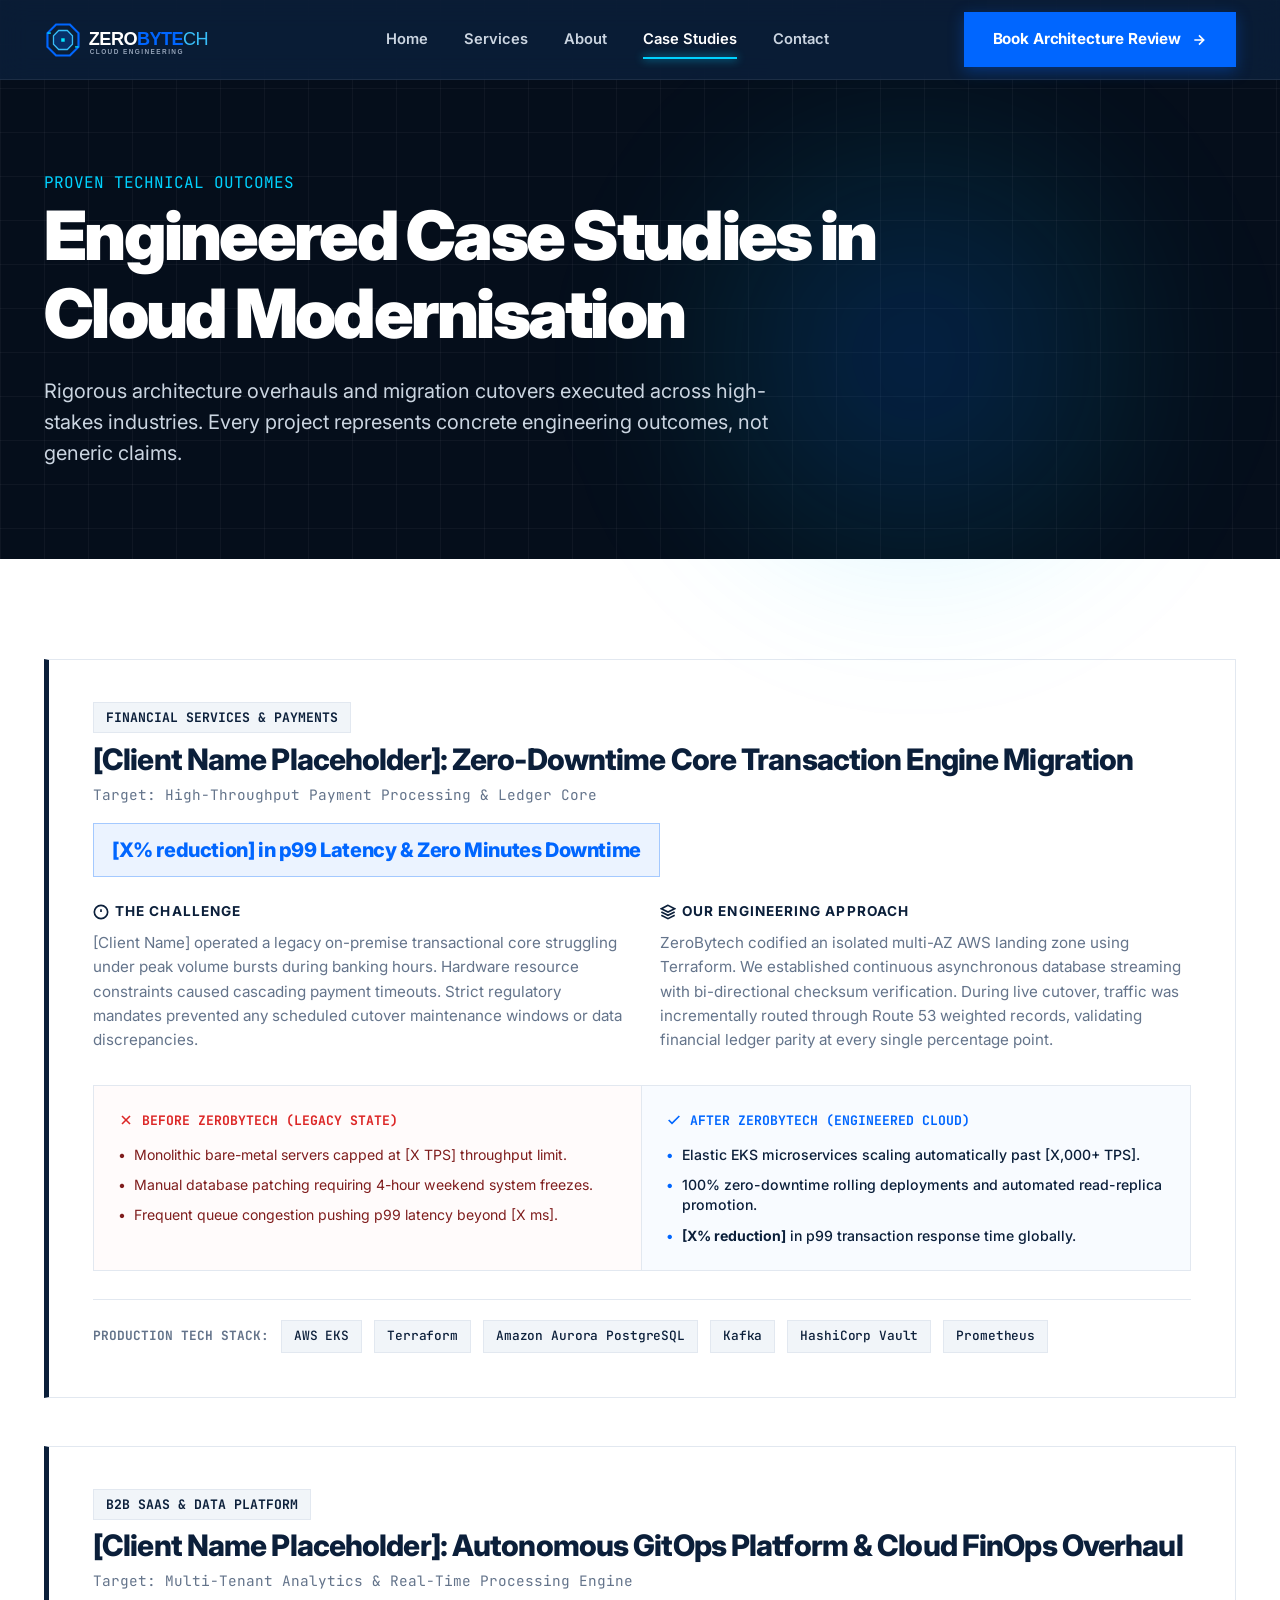
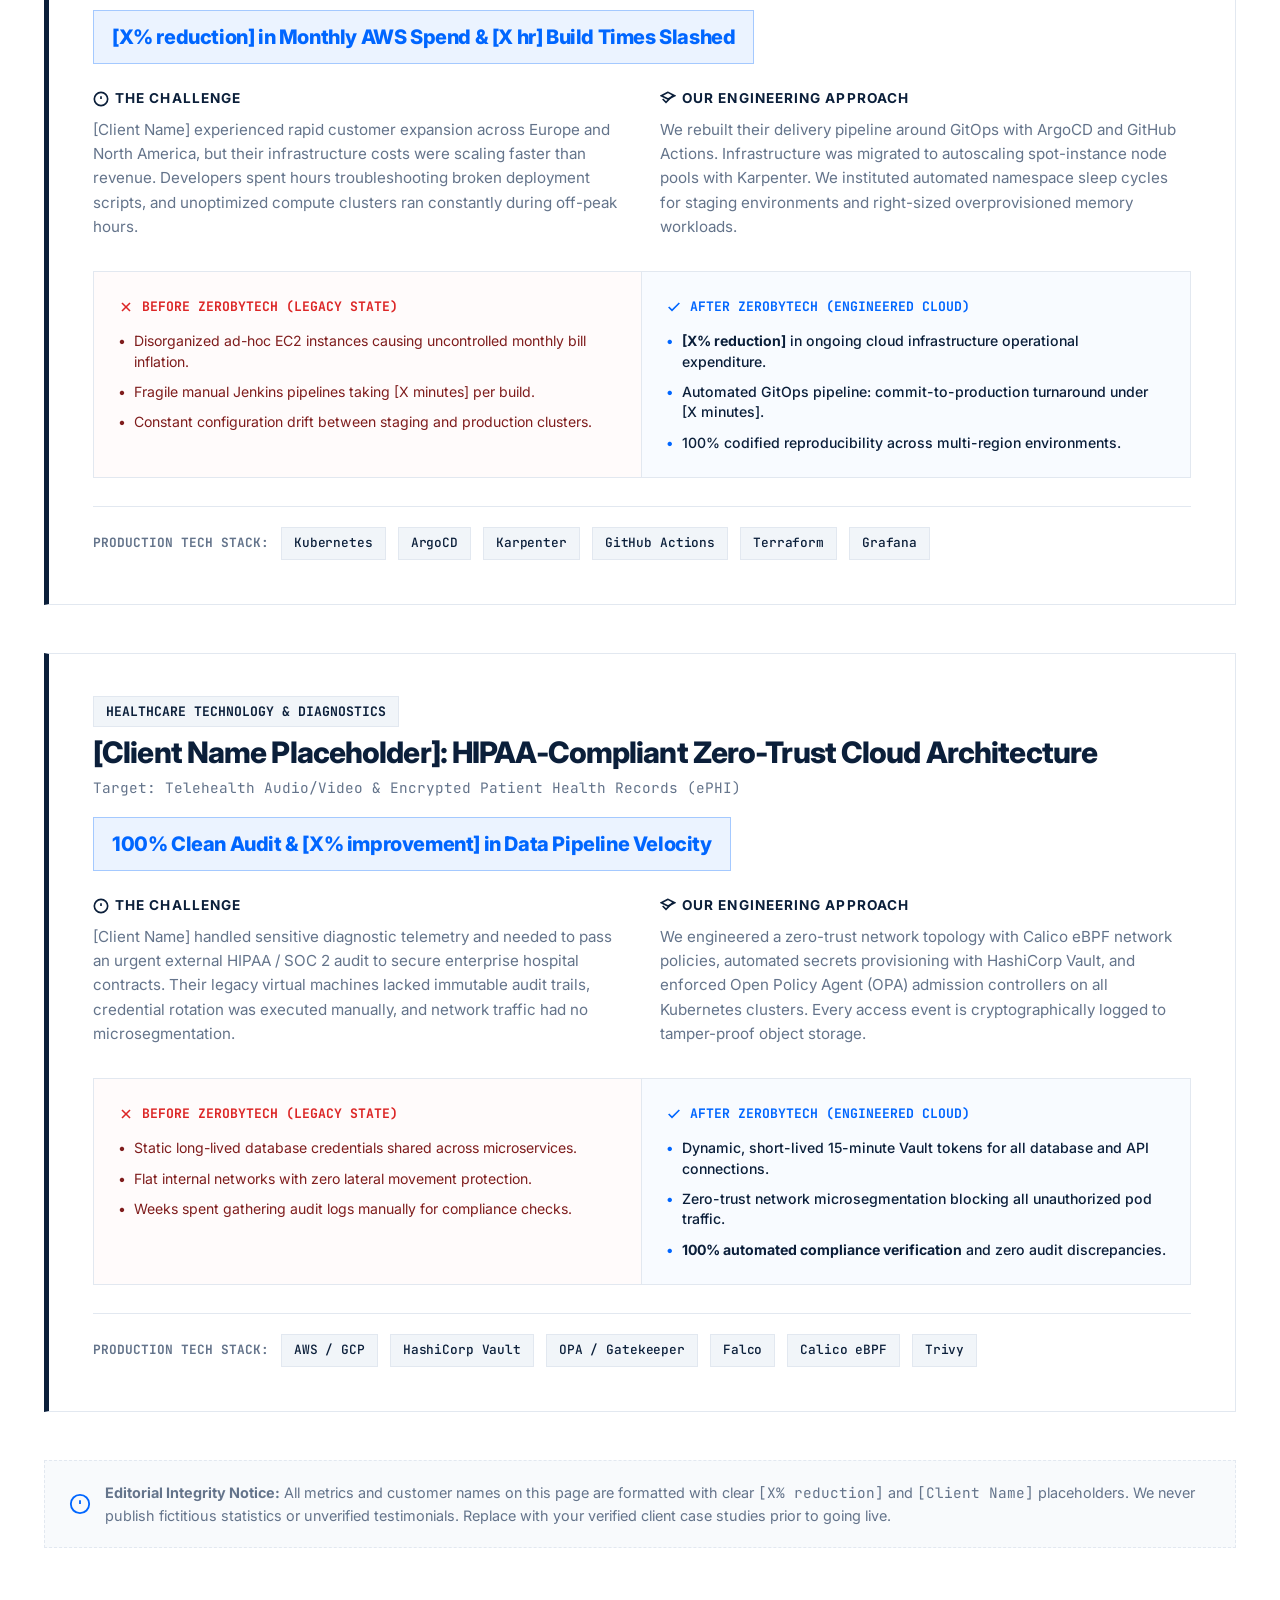
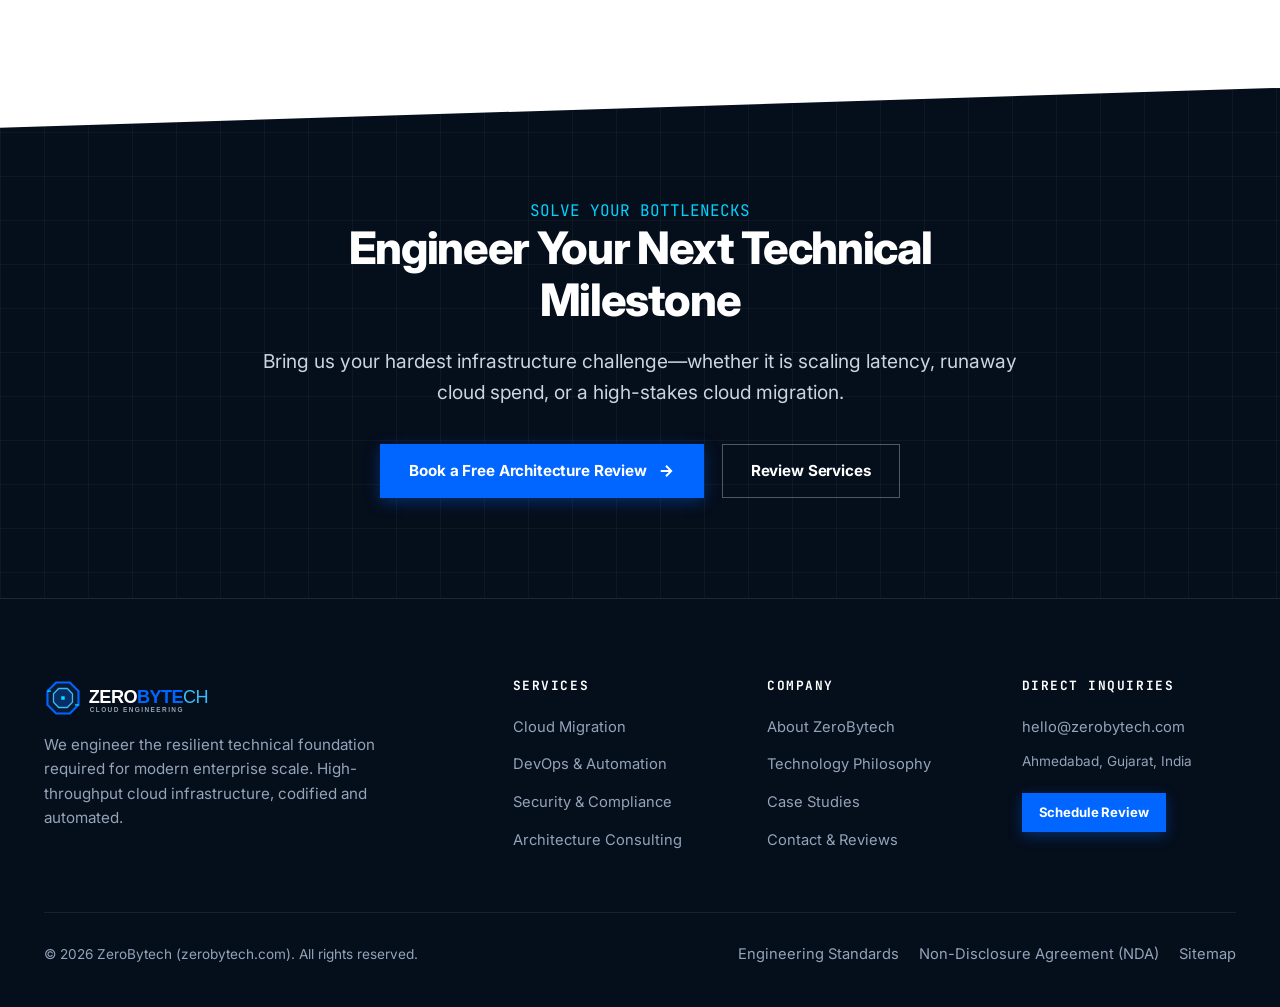
<file: case-studies.html>
<!DOCTYPE html>
<html lang="en">
<head>
  <meta charset="UTF-8">
  <meta name="viewport" content="width=device-width, initial-scale=1.0">
  <title>Cloud Migration Case Studies | ZeroBytech</title>
  <meta name="description" content="Real-world cloud engineering outcomes across Financial Services, B2B SaaS, and HealthTech. High-performance cutovers and cloud cost optimization.">
  <link rel="canonical" href="https://zerobytech.com/case-studies.html">

  <meta property="og:type" content="website">
  <meta property="og:url" content="https://zerobytech.com/case-studies.html">
  <meta property="og:title" content="Cloud Migration Case Studies | ZeroBytech">
  <meta property="og:description" content="Explore how ZeroBytech engineered zero-downtime migrations, automated GitOps, and slashed cloud overhead.">
  <meta property="og:image" content="https://zerobytech.com/assets/images/og-image.jpg">

  <meta name="twitter:card" content="summary_large_image">
  <meta name="twitter:url" content="https://zerobytech.com/case-studies.html">
  <meta name="twitter:title" content="Cloud Migration Case Studies | ZeroBytech">
  <meta name="twitter:description" content="Explore how ZeroBytech engineered zero-downtime migrations, automated GitOps, and slashed cloud overhead.">
  <meta name="twitter:image" content="https://zerobytech.com/assets/images/og-image.jpg">

  <link rel="icon" type="image/svg+xml" href="assets/images/favicon.svg">
  <link rel="stylesheet" href="css/main.css">

  <!-- JSON-LD: CollectionPage -->
  <script type="application/ld+json">
  {
    "@context": "https://schema.org",
    "@type": "CollectionPage",
    "name": "ZeroBytech Cloud Engineering Case Studies",
    "description": "Engineered technical outcomes and architecture modernization case studies across Financial Services, B2B SaaS, and Healthcare Technology.",
    "url": "https://zerobytech.com/case-studies.html",
    "hasPart": [
      {
        "@type": "CreativeWork",
        "name": "Financial Services Cloud Modernization",
        "about": "High-throughput core transaction engine migration to AWS EKS with zero downtime"
      },
      {
        "@type": "CreativeWork",
        "name": "B2B SaaS Multi-Tenant Cloud Scaling",
        "about": "Kubernetes GitOps deployment and cloud cost optimization for an enterprise SaaS platform"
      },
      {
        "@type": "CreativeWork",
        "name": "Healthcare Technology Telehealth Infrastructure",
        "about": "HIPAA-compliant zero-trust cloud infrastructure and automated policy enforcement"
      }
    ]
  }
  </script>
</head>
<body>

  <!-- Site Header -->
  <header class="site-header" id="siteHeader">
    <div class="container header-container">
      <a href="index.html" class="brand-logo" aria-label="ZeroBytech Home">
        <img src="assets/images/logo-light.svg" alt="ZeroBytech Cloud Engineering" width="220" height="40">
      </a>

      <nav class="nav-desktop" aria-label="Main Navigation">
        <a href="index.html" class="nav-link">Home</a>
        <a href="services.html" class="nav-link">Services</a>
        <a href="about.html" class="nav-link">About</a>
        <a href="case-studies.html" class="nav-link active">Case Studies</a>
        <a href="contact.html" class="nav-link">Contact</a>
      </nav>

      <div class="header-cta-group">
        <a href="contact.html" class="btn btn-primary">
          Book Architecture Review
          <span class="btn-arrow" aria-hidden="true">
            <svg width="16" height="16" viewBox="0 0 24 24" fill="none" stroke="currentColor" stroke-width="2.5"><path d="M5 12h14M12 5l7 7-7 7"/></svg>
          </span>
        </a>
        <button class="mobile-menu-btn" aria-label="Toggle navigation menu" aria-expanded="false">
          <svg width="24" height="24" viewBox="0 0 24 24" fill="none" stroke="currentColor" stroke-width="2"><line x1="3" y1="12" x2="21" y2="12"></line><line x1="3" y1="6" x2="21" y2="6"></line><line x1="3" y1="18" x2="21" y2="18"></line></svg>
        </button>
      </div>
    </div>
  </header>

  <!-- Mobile Drawer -->
  <div class="mobile-nav-drawer" id="mobileDrawer">
    <div class="mobile-nav-links">
      <a href="index.html">Home</a>
      <a href="services.html">Services</a>
      <a href="about.html">About</a>
      <a href="case-studies.html">Case Studies</a>
      <a href="contact.html">Contact</a>
    </div>
    <a href="contact.html" class="btn btn-primary" style="width: 100%;">Book Architecture Review</a>
  </div>

  <main id="mainContent">
    <!-- Header Hero -->
    <section class="section tech-grid-dark" style="padding-top: 170px; padding-bottom: 90px; color: #FFFFFF;">
      <div class="radial-glow-hero" aria-hidden="true"></div>
      <div class="container" style="position: relative; z-index: 2;">
        <span class="tag-label-cyan font-mono">PROVEN TECHNICAL OUTCOMES</span>
        <h1 style="color: #FFFFFF; max-width: 880px; margin-bottom: 24px;">
          Engineered Case Studies in Cloud Modernisation
        </h1>
        <p style="color: #CBD5E1; font-size: 1.25rem; max-width: 760px; line-height: 1.55;">
          Rigorous architecture overhauls and migration cutovers executed across high-stakes industries. Every project represents concrete engineering outcomes, not generic claims.
        </p>
      </div>
    </section>

    <!-- Case Studies List -->
    <section class="section" style="background-color: var(--bg-white);">
      <div class="container">

        <!-- Case Study 1: Financial Services -->
        <article class="case-study-card sharp-card" id="case-fintech">
          <div class="case-study-header">
            <div>
              <span class="case-industry-tag">Financial Services & Payments</span>
              <h2 style="font-size: 1.85rem; margin-top: 12px; margin-bottom: 6px;">
                [Client Name Placeholder]: Zero-Downtime Core Transaction Engine Migration
              </h2>
              <span style="font-size: 0.9rem; color: var(--text-muted); font-family: 'JetBrains Mono', monospace;">Target: High-Throughput Payment Processing & Ledger Core</span>
            </div>
            <div class="case-stat-badge">
              [X% reduction] in p99 Latency &amp; Zero Minutes Downtime
            </div>
          </div>

          <div class="case-study-body">
            <div>
              <div class="case-section-title">
                <svg width="16" height="16" viewBox="0 0 24 24" fill="none" stroke="currentColor" stroke-width="2.5"><circle cx="12" cy="12" r="10"></circle><line x1="12" y1="8" x2="12" y2="12"></line><line x1="12" y1="16" x2="12.01" y2="16"></line></svg>
                The Challenge
              </div>
              <p class="case-section-desc">
                [Client Name] operated a legacy on-premise transactional core struggling under peak volume bursts during banking hours. Hardware resource constraints caused cascading payment timeouts. Strict regulatory mandates prevented any scheduled cutover maintenance windows or data discrepancies.
              </p>
            </div>

            <div>
              <div class="case-section-title">
                <svg width="16" height="16" viewBox="0 0 24 24" fill="none" stroke="currentColor" stroke-width="2.5"><polygon points="12 2 2 7 12 12 22 7 12 2"></polygon><polyline points="2 17 12 22 22 17"></polyline><polyline points="2 12 12 17 22 12"></polyline></svg>
                Our Engineering Approach
              </div>
              <p class="case-section-desc">
                ZeroBytech codified an isolated multi-AZ AWS landing zone using Terraform. We established continuous asynchronous database streaming with bi-directional checksum verification. During live cutover, traffic was incrementally routed through Route 53 weighted records, validating financial ledger parity at every single percentage point.
              </p>
            </div>
          </div>

          <!-- Before -> After Comparison Matrix -->
          <div class="matrix-comparison">
            <div class="matrix-col matrix-before">
              <div class="matrix-col-header">
                <svg width="16" height="16" viewBox="0 0 24 24" fill="none" stroke="currentColor" stroke-width="2.5"><line x1="18" y1="6" x2="6" y2="18"></line><line x1="6" y1="6" x2="18" y2="18"></line></svg>
                Before ZeroBytech (Legacy State)
              </div>
              <div class="matrix-list">
                <div class="matrix-item matrix-item-before">
                  <span>&bull;</span> <span>Monolithic bare-metal servers capped at [X TPS] throughput limit.</span>
                </div>
                <div class="matrix-item matrix-item-before">
                  <span>&bull;</span> <span>Manual database patching requiring 4-hour weekend system freezes.</span>
                </div>
                <div class="matrix-item matrix-item-before">
                  <span>&bull;</span> <span>Frequent queue congestion pushing p99 latency beyond [X ms].</span>
                </div>
              </div>
            </div>

            <div class="matrix-col matrix-after">
              <div class="matrix-col-header">
                <svg width="16" height="16" viewBox="0 0 24 24" fill="none" stroke="currentColor" stroke-width="2.5"><polyline points="20 6 9 17 4 12"></polyline></svg>
                After ZeroBytech (Engineered Cloud)
              </div>
              <div class="matrix-list">
                <div class="matrix-item matrix-item-after">
                  <span style="color: var(--electric-blue);">&bull;</span> <span>Elastic EKS microservices scaling automatically past [X,000+ TPS].</span>
                </div>
                <div class="matrix-item matrix-item-after">
                  <span style="color: var(--electric-blue);">&bull;</span> <span>100% zero-downtime rolling deployments and automated read-replica promotion.</span>
                </div>
                <div class="matrix-item matrix-item-after">
                  <span style="color: var(--electric-blue);">&bull;</span> <span><strong>[X% reduction]</strong> in p99 transaction response time globally.</span>
                </div>
              </div>
            </div>
          </div>

          <!-- Tech Stack Badges -->
          <div class="case-stack-row">
            <span class="case-stack-label">PRODUCTION TECH STACK:</span>
            <span class="badge-tech">AWS EKS</span>
            <span class="badge-tech">Terraform</span>
            <span class="badge-tech">Amazon Aurora PostgreSQL</span>
            <span class="badge-tech">Kafka</span>
            <span class="badge-tech">HashiCorp Vault</span>
            <span class="badge-tech">Prometheus</span>
          </div>
        </article>

        <!-- Case Study 2: B2B SaaS -->
        <article class="case-study-card sharp-card" id="case-saas">
          <div class="case-study-header">
            <div>
              <span class="case-industry-tag">B2B SaaS & Data Platform</span>
              <h2 style="font-size: 1.85rem; margin-top: 12px; margin-bottom: 6px;">
                [Client Name Placeholder]: Autonomous GitOps Platform & Cloud FinOps Overhaul
              </h2>
              <span style="font-size: 0.9rem; color: var(--text-muted); font-family: 'JetBrains Mono', monospace;">Target: Multi-Tenant Analytics & Real-Time Processing Engine</span>
            </div>
            <div class="case-stat-badge">
              [X% reduction] in Monthly AWS Spend &amp; [X hr] Build Times Slashed
            </div>
          </div>

          <div class="case-study-body">
            <div>
              <div class="case-section-title">
                <svg width="16" height="16" viewBox="0 0 24 24" fill="none" stroke="currentColor" stroke-width="2.5"><circle cx="12" cy="12" r="10"></circle><line x1="12" y1="8" x2="12" y2="12"></line><line x1="12" y1="16" x2="12.01" y2="16"></line></svg>
                The Challenge
              </div>
              <p class="case-section-desc">
                [Client Name] experienced rapid customer expansion across Europe and North America, but their infrastructure costs were scaling faster than revenue. Developers spent hours troubleshooting broken deployment scripts, and unoptimized compute clusters ran constantly during off-peak hours.
              </p>
            </div>

            <div>
              <div class="case-section-title">
                <svg width="16" height="16" viewBox="0 0 24 24" fill="none" stroke="currentColor" stroke-width="2.5"><polygon points="12 2 2 7 12 12 22 7 12 2"></polygon><polyline points="20 6 9 17 4 12"></polyline></svg>
                Our Engineering Approach
              </div>
              <p class="case-section-desc">
                We rebuilt their delivery pipeline around GitOps with ArgoCD and GitHub Actions. Infrastructure was migrated to autoscaling spot-instance node pools with Karpenter. We instituted automated namespace sleep cycles for staging environments and right-sized overprovisioned memory workloads.
              </p>
            </div>
          </div>

          <!-- Comparison Matrix -->
          <div class="matrix-comparison">
            <div class="matrix-col matrix-before">
              <div class="matrix-col-header">
                <svg width="16" height="16" viewBox="0 0 24 24" fill="none" stroke="currentColor" stroke-width="2.5"><line x1="18" y1="6" x2="6" y2="18"></line><line x1="6" y1="6" x2="18" y2="18"></line></svg>
                Before ZeroBytech (Legacy State)
              </div>
              <div class="matrix-list">
                <div class="matrix-item matrix-item-before">
                  <span>&bull;</span> <span>Disorganized ad-hoc EC2 instances causing uncontrolled monthly bill inflation.</span>
                </div>
                <div class="matrix-item matrix-item-before">
                  <span>&bull;</span> <span>Fragile manual Jenkins pipelines taking [X minutes] per build.</span>
                </div>
                <div class="matrix-item matrix-item-before">
                  <span>&bull;</span> <span>Constant configuration drift between staging and production clusters.</span>
                </div>
              </div>
            </div>

            <div class="matrix-col matrix-after">
              <div class="matrix-col-header">
                <svg width="16" height="16" viewBox="0 0 24 24" fill="none" stroke="currentColor" stroke-width="2.5"><polyline points="20 6 9 17 4 12"></polyline></svg>
                After ZeroBytech (Engineered Cloud)
              </div>
              <div class="matrix-list">
                <div class="matrix-item matrix-item-after">
                  <span style="color: var(--electric-blue);">&bull;</span> <span><strong>[X% reduction]</strong> in ongoing cloud infrastructure operational expenditure.</span>
                </div>
                <div class="matrix-item matrix-item-after">
                  <span style="color: var(--electric-blue);">&bull;</span> <span>Automated GitOps pipeline: commit-to-production turnaround under [X minutes].</span>
                </div>
                <div class="matrix-item matrix-item-after">
                  <span style="color: var(--electric-blue);">&bull;</span> <span>100% codified reproducibility across multi-region environments.</span>
                </div>
              </div>
            </div>
          </div>

          <div class="case-stack-row">
            <span class="case-stack-label">PRODUCTION TECH STACK:</span>
            <span class="badge-tech">Kubernetes</span>
            <span class="badge-tech">ArgoCD</span>
            <span class="badge-tech">Karpenter</span>
            <span class="badge-tech">GitHub Actions</span>
            <span class="badge-tech">Terraform</span>
            <span class="badge-tech">Grafana</span>
          </div>
        </article>

        <!-- Case Study 3: Healthcare Technology -->
        <article class="case-study-card sharp-card" id="case-healthtech">
          <div class="case-study-header">
            <div>
              <span class="case-industry-tag">Healthcare Technology & Diagnostics</span>
              <h2 style="font-size: 1.85rem; margin-top: 12px; margin-bottom: 6px;">
                [Client Name Placeholder]: HIPAA-Compliant Zero-Trust Cloud Architecture
              </h2>
              <span style="font-size: 0.9rem; color: var(--text-muted); font-family: 'JetBrains Mono', monospace;">Target: Telehealth Audio/Video & Encrypted Patient Health Records (ePHI)</span>
            </div>
            <div class="case-stat-badge">
              100% Clean Audit &amp; [X% improvement] in Data Pipeline Velocity
            </div>
          </div>

          <div class="case-study-body">
            <div>
              <div class="case-section-title">
                <svg width="16" height="16" viewBox="0 0 24 24" fill="none" stroke="currentColor" stroke-width="2.5"><circle cx="12" cy="12" r="10"></circle><line x1="12" y1="8" x2="12" y2="12"></line><line x1="12" y1="16" x2="12.01" y2="16"></line></svg>
                The Challenge
              </div>
              <p class="case-section-desc">
                [Client Name] handled sensitive diagnostic telemetry and needed to pass an urgent external HIPAA / SOC 2 audit to secure enterprise hospital contracts. Their legacy virtual machines lacked immutable audit trails, credential rotation was executed manually, and network traffic had no microsegmentation.
              </p>
            </div>

            <div>
              <div class="case-section-title">
                <svg width="16" height="16" viewBox="0 0 24 24" fill="none" stroke="currentColor" stroke-width="2.5"><polygon points="12 2 2 7 12 12 22 7 12 2"></polygon><polyline points="20 6 9 17 4 12"></polyline></svg>
                Our Engineering Approach
              </div>
              <p class="case-section-desc">
                We engineered a zero-trust network topology with Calico eBPF network policies, automated secrets provisioning with HashiCorp Vault, and enforced Open Policy Agent (OPA) admission controllers on all Kubernetes clusters. Every access event is cryptographically logged to tamper-proof object storage.
              </p>
            </div>
          </div>

          <!-- Comparison Matrix -->
          <div class="matrix-comparison">
            <div class="matrix-col matrix-before">
              <div class="matrix-col-header">
                <svg width="16" height="16" viewBox="0 0 24 24" fill="none" stroke="currentColor" stroke-width="2.5"><line x1="18" y1="6" x2="6" y2="18"></line><line x1="6" y1="6" x2="18" y2="18"></line></svg>
                Before ZeroBytech (Legacy State)
              </div>
              <div class="matrix-list">
                <div class="matrix-item matrix-item-before">
                  <span>&bull;</span> <span>Static long-lived database credentials shared across microservices.</span>
                </div>
                <div class="matrix-item matrix-item-before">
                  <span>&bull;</span> <span>Flat internal networks with zero lateral movement protection.</span>
                </div>
                <div class="matrix-item matrix-item-before">
                  <span>&bull;</span> <span>Weeks spent gathering audit logs manually for compliance checks.</span>
                </div>
              </div>
            </div>

            <div class="matrix-col matrix-after">
              <div class="matrix-col-header">
                <svg width="16" height="16" viewBox="0 0 24 24" fill="none" stroke="currentColor" stroke-width="2.5"><polyline points="20 6 9 17 4 12"></polyline></svg>
                After ZeroBytech (Engineered Cloud)
              </div>
              <div class="matrix-list">
                <div class="matrix-item matrix-item-after">
                  <span style="color: var(--electric-blue);">&bull;</span> <span>Dynamic, short-lived 15-minute Vault tokens for all database and API connections.</span>
                </div>
                <div class="matrix-item matrix-item-after">
                  <span style="color: var(--electric-blue);">&bull;</span> <span>Zero-trust network microsegmentation blocking all unauthorized pod traffic.</span>
                </div>
                <div class="matrix-item matrix-item-after">
                  <span style="color: var(--electric-blue);">&bull;</span> <span><strong>100% automated compliance verification</strong> and zero audit discrepancies.</span>
                </div>
              </div>
            </div>
          </div>

          <div class="case-stack-row">
            <span class="case-stack-label">PRODUCTION TECH STACK:</span>
            <span class="badge-tech">AWS / GCP</span>
            <span class="badge-tech">HashiCorp Vault</span>
            <span class="badge-tech">OPA / Gatekeeper</span>
            <span class="badge-tech">Falco</span>
            <span class="badge-tech">Calico eBPF</span>
            <span class="badge-tech">Trivy</span>
          </div>
        </article>

        <!-- Clearly Marked Placeholder Notice -->
        <div style="padding: 20px 24px; background: var(--bg-offwhite); border: 1px dashed var(--border-light); font-size: 0.9rem; color: var(--text-muted); display: flex; align-items: center; gap: 14px;">
          <svg width="22" height="22" viewBox="0 0 24 24" fill="none" stroke="currentColor" stroke-width="2" style="color: var(--electric-blue); flex-shrink: 0;"><circle cx="12" cy="12" r="10"></circle><line x1="12" y1="8" x2="12" y2="12"></line><line x1="12" y1="16" x2="12.01" y2="16"></line></svg>
          <div>
            <strong>Editorial Integrity Notice:</strong> All metrics and customer names on this page are formatted with clear <code>[X% reduction]</code> and <code>[Client Name]</code> placeholders. We never publish fictitious statistics or unverified testimonials. Replace with your verified client case studies prior to going live.
          </div>
        </div>

      </div>
    </section>

    <!-- Closing CTA Band -->
    <section class="closing-cta-band tech-grid-dark">
      <div class="container cta-band-content">
        <span class="tag-label-cyan font-mono">SOLVE YOUR BOTTLENECKS</span>
        <h2>Engineer Your Next Technical Milestone</h2>
        <p>
          Bring us your hardest infrastructure challenge—whether it is scaling latency, runaway cloud spend, or a high-stakes cloud migration.
        </p>
        <div class="cta-band-actions">
          <a href="contact.html" class="btn btn-primary">
            Book a Free Architecture Review
            <span class="btn-arrow" aria-hidden="true">
              <svg width="18" height="18" viewBox="0 0 24 24" fill="none" stroke="currentColor" stroke-width="2.5"><path d="M5 12h14M12 5l7 7-7 7"/></svg>
            </span>
          </a>
          <a href="services.html" class="btn btn-ghost-dark">Review Services</a>
        </div>
      </div>
    </section>
  </main>

  <!-- Site Footer -->
  <footer class="site-footer">
    <div class="container">
      <div class="footer-grid">
        <div class="footer-brand">
          <a href="index.html" class="brand-logo" aria-label="ZeroBytech Home">
            <img src="assets/images/logo-light.svg" alt="ZeroBytech Cloud Engineering Logo" width="220" height="40">
          </a>
          <p>
            We engineer the resilient technical foundation required for modern enterprise scale. High-throughput cloud infrastructure, codified and automated.
          </p>
        </div>

        <div>
          <h4 class="footer-col-title">Services</h4>
          <ul class="footer-links">
            <li><a href="services.html#migration" class="footer-link">Cloud Migration</a></li>
            <li><a href="services.html#devops" class="footer-link">DevOps & Automation</a></li>
            <li><a href="services.html#security" class="footer-link">Security & Compliance</a></li>
            <li><a href="services.html#consulting" class="footer-link">Architecture Consulting</a></li>
          </ul>
        </div>

        <div>
          <h4 class="footer-col-title">Company</h4>
          <ul class="footer-links">
            <li><a href="about.html" class="footer-link">About ZeroBytech</a></li>
            <li><a href="about.html#philosophy" class="footer-link">Technology Philosophy</a></li>
            <li><a href="case-studies.html" class="footer-link">Case Studies</a></li>
            <li><a href="contact.html" class="footer-link">Contact & Reviews</a></li>
          </ul>
        </div>

        <div>
          <h4 class="footer-col-title">Direct Inquiries</h4>
          <ul class="footer-links">
            <li><a href="mailto:hello@zerobytech.com" class="footer-link">hello@zerobytech.com</a></li>
            <li class="footer-link" style="color: var(--text-light-muted); font-size: 0.85rem;">Ahmedabad, Gujarat, India</li>
            <li><a href="contact.html" class="btn btn-primary" style="padding: 8px 16px; font-size: 0.82rem; margin-top: 8px;">Schedule Review</a></li>
          </ul>
        </div>
      </div>

      <div class="footer-bottom">
        <div>
          &copy; 2026 ZeroBytech (zerobytech.com). All rights reserved.
        </div>
        <div class="footer-legal-links">
          <a href="about.html#values" class="footer-link">Engineering Standards</a>
          <a href="contact.html" class="footer-link">Non-Disclosure Agreement (NDA)</a>
          <a href="sitemap.xml" class="footer-link">Sitemap</a>
        </div>
      </div>
    </div>
  </footer>

  <script src="js/main.js"></script>
</body>
</html>
</file>
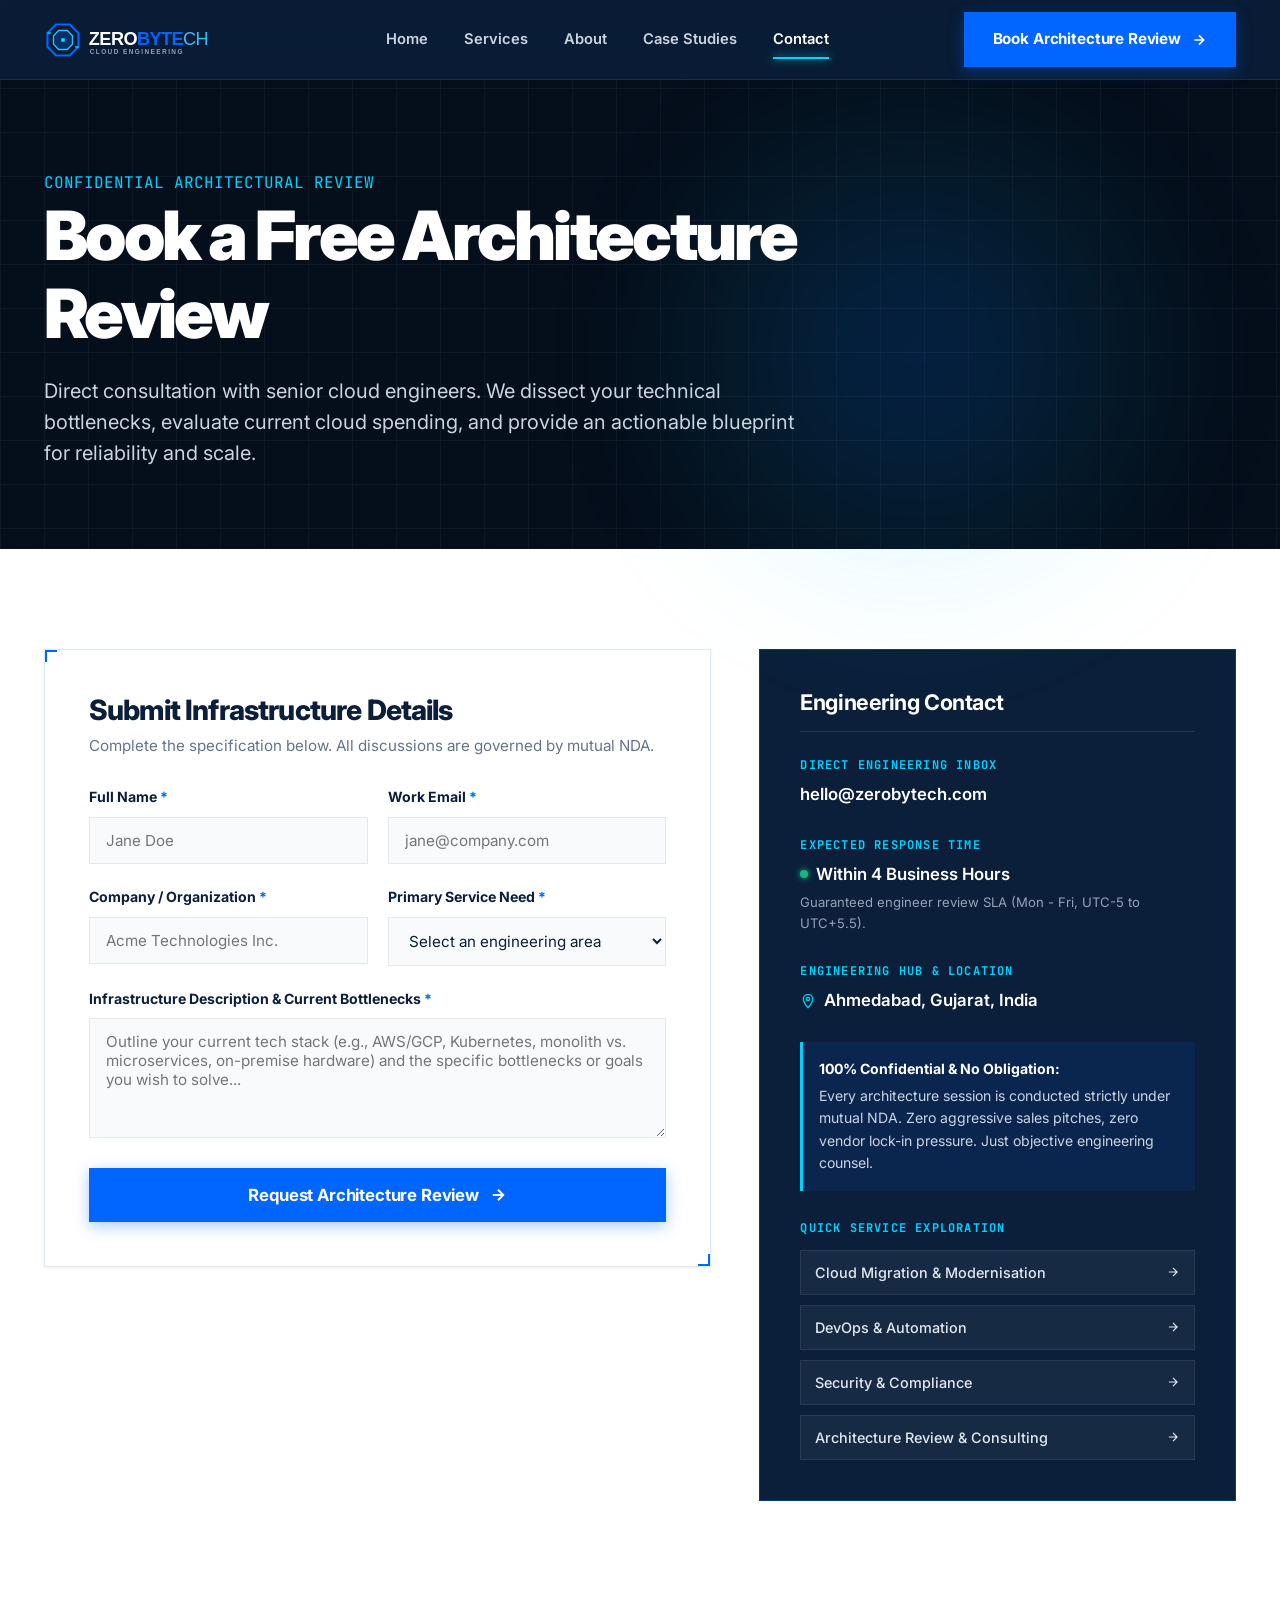
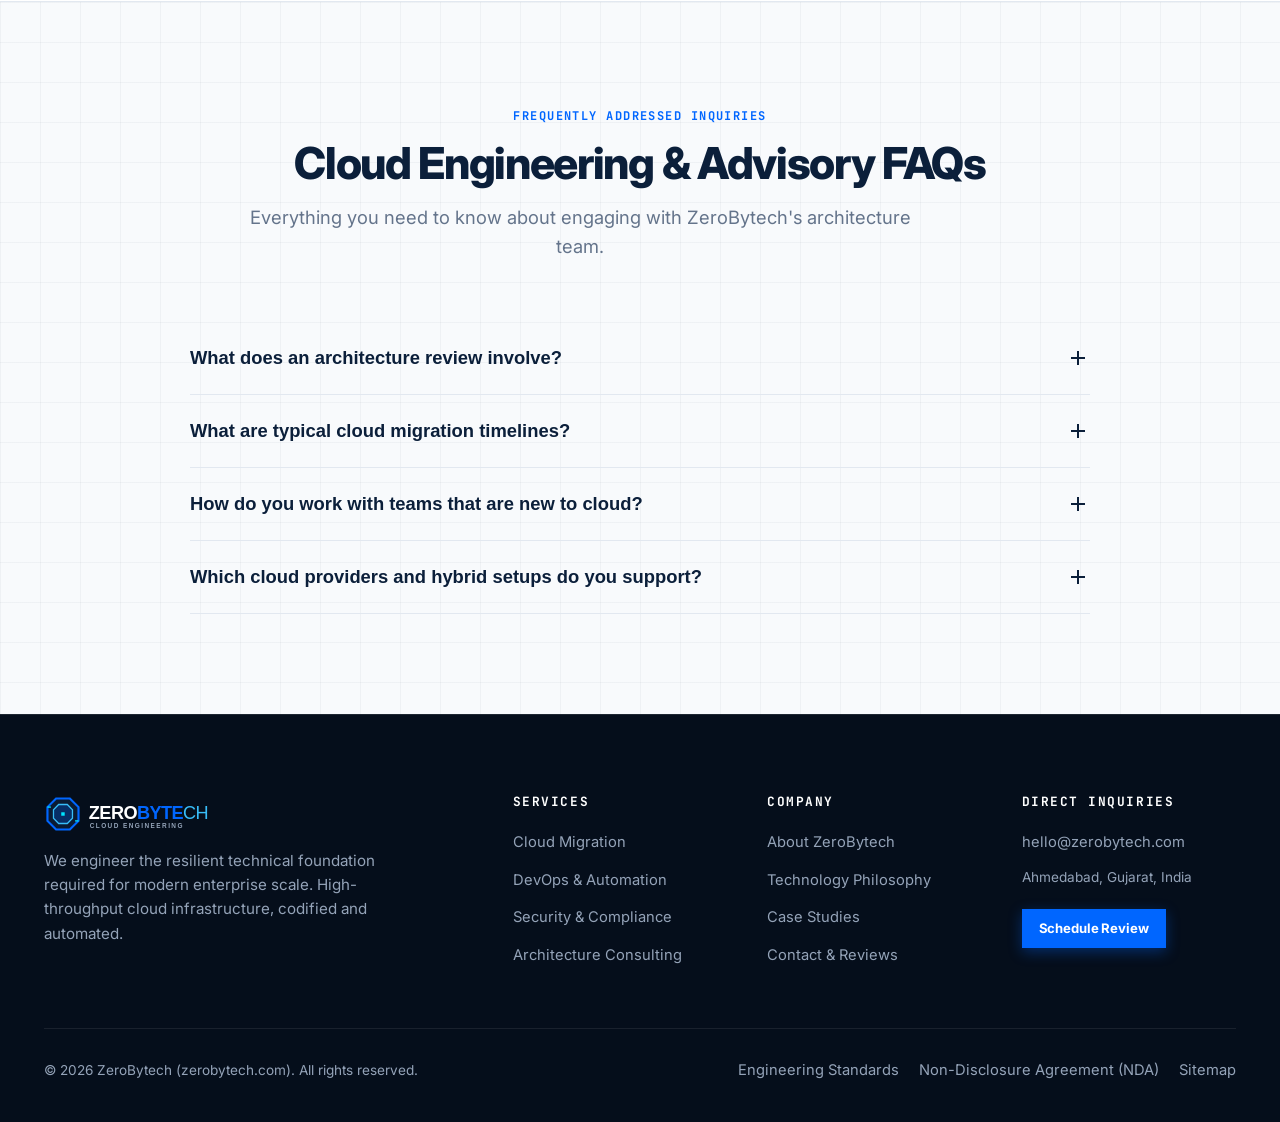
<file: contact.html>
<!DOCTYPE html>
<html lang="en">
<head>
  <meta charset="UTF-8">
  <meta name="viewport" content="width=device-width, initial-scale=1.0">
  <title>Book an Architecture Review | ZeroBytech</title>
  <meta name="description" content="Schedule a free cloud architecture review with ZeroBytech engineers. Guaranteed response within 4 hours. No sales pitch, just engineering rigour.">
  <link rel="canonical" href="https://zerobytech.com/contact.html">

  <meta property="og:type" content="website">
  <meta property="og:url" content="https://zerobytech.com/contact.html">
  <meta property="og:title" content="Book an Architecture Review | ZeroBytech">
  <meta property="og:description" content="Engage with senior cloud architects. Receive a comprehensive review of your infrastructure bottlenecks, cost optimizations, and modernization roadmap.">
  <meta property="og:image" content="https://zerobytech.com/assets/images/og-image.jpg">

  <meta name="twitter:card" content="summary_large_image">
  <meta name="twitter:url" content="https://zerobytech.com/contact.html">
  <meta name="twitter:title" content="Book an Architecture Review | ZeroBytech">
  <meta name="twitter:description" content="Engage with senior cloud architects. Receive a comprehensive review of your infrastructure bottlenecks, cost optimizations, and modernization roadmap.">
  <meta name="twitter:image" content="https://zerobytech.com/assets/images/og-image.jpg">

  <link rel="icon" type="image/svg+xml" href="assets/images/favicon.svg">
  <link rel="stylesheet" href="css/main.css">

  <!-- JSON-LD: ContactPage -->
  <script type="application/ld+json">
  {
    "@context": "https://schema.org",
    "@type": "ContactPage",
    "name": "Book a Cloud Architecture Review - ZeroBytech",
    "url": "https://zerobytech.com/contact.html",
    "description": "Book a comprehensive architecture review with senior cloud systems engineers at ZeroBytech.",
    "mainEntity": {
      "@type": "Organization",
      "name": "ZeroBytech",
      "email": "hello@zerobytech.com",
      "url": "https://zerobytech.com",
      "address": {
        "@type": "PostalAddress",
        "addressLocality": "Ahmedabad",
        "addressRegion": "Gujarat",
        "addressCountry": "India"
      },
      "contactPoint": {
        "@type": "ContactPoint",
        "email": "hello@zerobytech.com",
        "contactType": "cloud consulting",
        "availableLanguage": ["English"]
      }
    }
  }
  </script>
</head>
<body>

  <!-- Site Header -->
  <header class="site-header" id="siteHeader">
    <div class="container header-container">
      <a href="index.html" class="brand-logo" aria-label="ZeroBytech Home">
        <img src="assets/images/logo-light.svg" alt="ZeroBytech Cloud Engineering" width="220" height="40">
      </a>

      <nav class="nav-desktop" aria-label="Main Navigation">
        <a href="index.html" class="nav-link">Home</a>
        <a href="services.html" class="nav-link">Services</a>
        <a href="about.html" class="nav-link">About</a>
        <a href="case-studies.html" class="nav-link">Case Studies</a>
        <a href="contact.html" class="nav-link active">Contact</a>
      </nav>

      <div class="header-cta-group">
        <a href="contact.html" class="btn btn-primary">
          Book Architecture Review
          <span class="btn-arrow" aria-hidden="true">
            <svg width="16" height="16" viewBox="0 0 24 24" fill="none" stroke="currentColor" stroke-width="2.5"><path d="M5 12h14M12 5l7 7-7 7"/></svg>
          </span>
        </a>
        <button class="mobile-menu-btn" aria-label="Toggle navigation menu" aria-expanded="false">
          <svg width="24" height="24" viewBox="0 0 24 24" fill="none" stroke="currentColor" stroke-width="2"><line x1="3" y1="12" x2="21" y2="12"></line><line x1="3" y1="6" x2="21" y2="6"></line><line x1="3" y1="18" x2="21" y2="18"></line></svg>
        </button>
      </div>
    </div>
  </header>

  <!-- Mobile Drawer -->
  <div class="mobile-nav-drawer" id="mobileDrawer">
    <div class="mobile-nav-links">
      <a href="index.html">Home</a>
      <a href="services.html">Services</a>
      <a href="about.html">About</a>
      <a href="case-studies.html">Case Studies</a>
      <a href="contact.html">Contact</a>
    </div>
    <a href="contact.html" class="btn btn-primary" style="width: 100%;">Book Architecture Review</a>
  </div>

  <main id="mainContent">
    <!-- Header Hero -->
    <section class="section tech-grid-dark" style="padding-top: 170px; padding-bottom: 80px; color: #FFFFFF;">
      <div class="radial-glow-hero" aria-hidden="true"></div>
      <div class="container" style="position: relative; z-index: 2;">
        <span class="tag-label-cyan font-mono">CONFIDENTIAL ARCHITECTURAL REVIEW</span>
        <h1 style="color: #FFFFFF; max-width: 880px; margin-bottom: 24px;">
          Book a Free Architecture Review
        </h1>
        <p style="color: #CBD5E1; font-size: 1.25rem; max-width: 760px; line-height: 1.55;">
          Direct consultation with senior cloud engineers. We dissect your technical bottlenecks, evaluate current cloud spending, and provide an actionable blueprint for reliability and scale.
        </p>
      </div>
    </section>

    <!-- Form & Dark Navy Sidebar Section -->
    <section class="section" style="background-color: var(--bg-white);">
      <div class="container">
        <div class="contact-grid">

          <!-- Left: Contact Form Card -->
          <div class="contact-form-card sharp-card tech-corner-accent">
            <div id="formContainer">
              <h2 style="font-size: 1.75rem; margin-bottom: 8px;">Submit Infrastructure Details</h2>
              <p style="color: var(--text-muted); font-size: 0.95rem; margin-bottom: 28px;">
                Complete the specification below. All discussions are governed by mutual NDA.
              </p>

              <form id="contactForm" novalidate>
                <!-- Honeypot Field (Spam Bot Trap: hidden from real users) -->
                <div class="bot-catcher" aria-hidden="true">
                  <label for="bot_field">Leave this field blank</label>
                  <input type="text" id="bot_field" name="bot_field" tabindex="-1" autocomplete="off">
                </div>

                <div class="form-row">
                  <div class="form-group">
                    <label for="userName" class="form-label">Full Name <span class="required">*</span></label>
                    <input type="text" id="userName" name="name" class="form-control" placeholder="Jane Doe" required>
                  </div>
                  <div class="form-group">
                    <label for="userEmail" class="form-label">Work Email <span class="required">*</span></label>
                    <input type="email" id="userEmail" name="email" class="form-control" placeholder="jane@company.com" required>
                  </div>
                </div>

                <div class="form-row">
                  <div class="form-group">
                    <label for="userCompany" class="form-label">Company / Organization <span class="required">*</span></label>
                    <input type="text" id="userCompany" name="company" class="form-control" placeholder="Acme Technologies Inc." required>
                  </div>
                  <div class="form-group">
                    <label for="userService" class="form-label">Primary Service Need <span class="required">*</span></label>
                    <select id="userService" name="service" class="form-control" required>
                      <option value="" disabled selected>Select an engineering area</option>
                      <option value="Cloud Migration & Modernisation">Cloud Migration &amp; Modernisation</option>
                      <option value="DevOps & Automation">DevOps &amp; Automation</option>
                      <option value="Security & Compliance">Security &amp; Compliance</option>
                      <option value="Architecture Review & Consulting">Architecture Review &amp; Consulting</option>
                      <option value="Not sure yet">Not sure yet (General Assessment)</option>
                    </select>
                  </div>
                </div>

                <div class="form-group">
                  <label for="userDescription" class="form-label">
                    Infrastructure Description &amp; Current Bottlenecks <span class="required">*</span>
                  </label>
                  <textarea id="userDescription" name="infrastructure_description" class="form-control" placeholder="Outline your current tech stack (e.g., AWS/GCP, Kubernetes, monolith vs. microservices, on-premise hardware) and the specific bottlenecks or goals you wish to solve..." required></textarea>
                </div>

                <button type="submit" class="btn btn-primary" style="width: 100%; padding: 16px; font-size: 1.05rem;">
                  Request Architecture Review
                  <span class="btn-arrow" aria-hidden="true">
                    <svg width="18" height="18" viewBox="0 0 24 24" fill="none" stroke="currentColor" stroke-width="2.5"><path d="M5 12h14M12 5l7 7-7 7"/></svg>
                  </span>
                </button>
              </form>
            </div>

            <!-- Success Confirmation Screen -->
            <div id="formSuccessState" class="form-success-state" role="alert">
              <div class="form-success-icon">
                <svg width="32" height="32" viewBox="0 0 24 24" fill="none" stroke="currentColor" stroke-width="2.5"><polyline points="20 6 9 17 4 12"></polyline></svg>
              </div>
              <h3 style="font-size: 1.6rem; color: var(--navy-900); margin-bottom: 12px;">Architecture Request Transmitted</h3>
              <p style="color: var(--text-muted); font-size: 1.05rem; max-width: 480px; margin: 0 auto 24px;">
                Thank you for submitting your infrastructure specification. Our lead cloud architect will review your technical parameters and respond within 4 business hours to schedule your session.
              </p>
              <div style="background: var(--bg-surface); padding: 16px 20px; border-left: 3px solid var(--electric-blue); font-family: 'JetBrains Mono', monospace; font-size: 0.85rem; color: var(--navy-900); text-align: left; max-width: 440px; margin: 0 auto 28px;">
                STATUS: DISPATCHED TO ENGINEERING TEAM<br>
                DESTINATION: hello@zerobytech.com<br>
                SLA TARGET: &lt; 4 HOURS
              </div>
              <a href="index.html" class="btn btn-ghost-light">Return to Homepage</a>
            </div>
          </div>

          <!-- Right: Dark Navy Sidebar -->
          <aside class="contact-sidebar sharp-card">
            <h3 class="sidebar-title">Engineering Contact</h3>

            <div class="sidebar-info-block">
              <div class="sidebar-info-label">Direct Engineering Inbox</div>
              <div class="sidebar-info-value">
                <a href="mailto:hello@zerobytech.com">hello@zerobytech.com</a>
              </div>
            </div>

            <div class="sidebar-info-block">
              <div class="sidebar-info-label">Expected Response Time</div>
              <div class="sidebar-info-value" style="display: flex; align-items: center; gap: 8px;">
                <span style="width: 8px; height: 8px; background: #10B981; border-radius: 50%; box-shadow: 0 0 6px #10B981;"></span>
                Within 4 Business Hours
              </div>
              <div style="font-size: 0.82rem; color: var(--text-light-muted); margin-top: 4px;">
                Guaranteed engineer review SLA (Mon - Fri, UTC-5 to UTC+5.5).
              </div>
            </div>

            <div class="sidebar-info-block">
              <div class="sidebar-info-label">Engineering Hub &amp; Location</div>
              <div class="sidebar-info-value" style="display: flex; align-items: center; gap: 8px;">
                <svg width="16" height="16" viewBox="0 0 24 24" fill="none" stroke="#00D2FF" stroke-width="2"><path d="M12 2C8.13 2 5 5.13 5 9c0 5.25 7 13 7 13s7-7.75 7-13c0-3.87-3.13-7-7-7z"/><circle cx="12" cy="9" r="2.5"/></svg>
                Ahmedabad, Gujarat, India
              </div>
            </div>

            <!-- "No-obligation" Callout -->
            <div class="nda-callout">
              <strong style="color: #FFFFFF; display: block; margin-bottom: 4px;">100% Confidential &amp; No Obligation:</strong>
              Every architecture session is conducted strictly under mutual NDA. Zero aggressive sales pitches, zero vendor lock-in pressure. Just objective engineering counsel.
            </div>

            <!-- Quick Links to Each Service -->
            <div>
              <div class="sidebar-info-label" style="margin-bottom: 12px;">Quick Service Exploration</div>
              <div class="sidebar-services-links">
                <a href="services.html#migration" class="sidebar-service-link">
                  <span>Cloud Migration &amp; Modernisation</span>
                  <svg width="14" height="14" viewBox="0 0 24 24" fill="none" stroke="currentColor" stroke-width="2"><path d="M5 12h14M12 5l7 7-7 7"/></svg>
                </a>
                <a href="services.html#devops" class="sidebar-service-link">
                  <span>DevOps &amp; Automation</span>
                  <svg width="14" height="14" viewBox="0 0 24 24" fill="none" stroke="currentColor" stroke-width="2"><path d="M5 12h14M12 5l7 7-7 7"/></svg>
                </a>
                <a href="services.html#security" class="sidebar-service-link">
                  <span>Security &amp; Compliance</span>
                  <svg width="14" height="14" viewBox="0 0 24 24" fill="none" stroke="currentColor" stroke-width="2"><path d="M5 12h14M12 5l7 7-7 7"/></svg>
                </a>
                <a href="services.html#consulting" class="sidebar-service-link">
                  <span>Architecture Review &amp; Consulting</span>
                  <svg width="14" height="14" viewBox="0 0 24 24" fill="none" stroke="currentColor" stroke-width="2"><path d="M5 12h14M12 5l7 7-7 7"/></svg>
                </a>
              </div>
            </div>
          </aside>

        </div>
      </div>
    </section>

    <!-- FAQ Accordion Section -->
    <section class="section tech-grid-light" id="faq" style="border-top: 1px solid var(--border-light);">
      <div class="container">
        <div class="section-header text-center">
          <span class="tag-label">Frequently Addressed Inquiries</span>
          <h2>Cloud Engineering &amp; Advisory FAQs</h2>
          <p class="section-subtitle">
            Everything you need to know about engaging with ZeroBytech's architecture team.
          </p>
        </div>

        <div class="faq-accordion">
          <!-- Question 1 -->
          <div class="faq-item">
            <button class="faq-question" aria-expanded="false">
              <span>What does an architecture review involve?</span>
              <span class="faq-icon" aria-hidden="true"></span>
            </button>
            <div class="faq-answer">
              <p>
                Our architecture review is a deep-dive technical examination conducted by senior systems architects. We inspect your existing infrastructure topology, Infrastructure as Code repositories, container configurations, and CI/CD pipelines. We evaluate five core pillars: Reliability, Performance, Security Posture, Operational Automation, and FinOps Cost Optimization. Within 5 business days, you receive a written report with an actionable risk matrix, specific remediation steps, and an estimate of potential cloud savings.
              </p>
            </div>
          </div>

          <!-- Question 2 -->
          <div class="faq-item">
            <button class="faq-question" aria-expanded="false">
              <span>What are typical cloud migration timelines?</span>
              <span class="faq-icon" aria-hidden="true"></span>
            </button>
            <div class="faq-answer">
              <p>
                Migration timelines depend on workload complexity and database sizes, but typically follow our 4-phase framework spanning 4 to 12 weeks. We first audit and codify the target landing zone (Weeks 1-3), establish live bi-directional data replication bridges (Weeks 3-6), run staging workloads in parallel with production (Weeks 6-8), and execute a zero-downtime cutover during low-traffic windows. Every migration phase includes pre-verified rollback mechanisms so your business never risks prolonged disruption.
              </p>
            </div>
          </div>

          <!-- Question 3 -->
          <div class="faq-item">
            <button class="faq-question" aria-expanded="false">
              <span>How do you work with teams that are new to cloud?</span>
              <span class="faq-icon" aria-hidden="true"></span>
            </button>
            <div class="faq-answer">
              <p>
                We do not operate as an isolated black-box agency that hands over an unmaintainable codebase. ZeroBytech pairs directly with your internal engineers through structured architecture walkthroughs, pair-programming sessions, and exhaustive documentation. We build intuitive GitOps workflows and self-healing systems so that your internal team feels completely confident maintaining, extending, and operating their new cloud platform from day one.
              </p>
            </div>
          </div>

          <!-- Question 4 -->
          <div class="faq-item">
            <button class="faq-question" aria-expanded="false">
              <span>Which cloud providers and hybrid setups do you support?</span>
              <span class="faq-icon" aria-hidden="true"></span>
            </button>
            <div class="faq-answer">
              <p>
                We have deep production expertise across Amazon Web Services (AWS), Google Cloud Platform (GCP), and Microsoft Azure. We also frequently architect hybrid-cloud and colocation migration topologies using Terraform, Pulumi, Kubernetes (EKS, GKE, AKS, and bare-metal Talos/k3s), and encrypted VPN/DirectConnect interconnects. We remain strictly cloud-neutral and recommend the specific provider and services that best match your workload throughput, compliance requirements, and budget constraints.
              </p>
            </div>
          </div>
        </div>
      </div>
    </section>
  </main>

  <!-- Site Footer -->
  <footer class="site-footer">
    <div class="container">
      <div class="footer-grid">
        <div class="footer-brand">
          <a href="index.html" class="brand-logo" aria-label="ZeroBytech Home">
            <img src="assets/images/logo-light.svg" alt="ZeroBytech Cloud Engineering Logo" width="220" height="40">
          </a>
          <p>
            We engineer the resilient technical foundation required for modern enterprise scale. High-throughput cloud infrastructure, codified and automated.
          </p>
        </div>

        <div>
          <h4 class="footer-col-title">Services</h4>
          <ul class="footer-links">
            <li><a href="services.html#migration" class="footer-link">Cloud Migration</a></li>
            <li><a href="services.html#devops" class="footer-link">DevOps & Automation</a></li>
            <li><a href="services.html#security" class="footer-link">Security & Compliance</a></li>
            <li><a href="services.html#consulting" class="footer-link">Architecture Consulting</a></li>
          </ul>
        </div>

        <div>
          <h4 class="footer-col-title">Company</h4>
          <ul class="footer-links">
            <li><a href="about.html" class="footer-link">About ZeroBytech</a></li>
            <li><a href="about.html#philosophy" class="footer-link">Technology Philosophy</a></li>
            <li><a href="case-studies.html" class="footer-link">Case Studies</a></li>
            <li><a href="contact.html" class="footer-link">Contact & Reviews</a></li>
          </ul>
        </div>

        <div>
          <h4 class="footer-col-title">Direct Inquiries</h4>
          <ul class="footer-links">
            <li><a href="mailto:hello@zerobytech.com" class="footer-link">hello@zerobytech.com</a></li>
            <li class="footer-link" style="color: var(--text-light-muted); font-size: 0.85rem;">Ahmedabad, Gujarat, India</li>
            <li><a href="contact.html" class="btn btn-primary" style="padding: 8px 16px; font-size: 0.82rem; margin-top: 8px;">Schedule Review</a></li>
          </ul>
        </div>
      </div>

      <div class="footer-bottom">
        <div>
          &copy; 2026 ZeroBytech (zerobytech.com). All rights reserved.
        </div>
        <div class="footer-legal-links">
          <a href="about.html#values" class="footer-link">Engineering Standards</a>
          <a href="contact.html" class="footer-link">Non-Disclosure Agreement (NDA)</a>
          <a href="sitemap.xml" class="footer-link">Sitemap</a>
        </div>
      </div>
    </div>
  </footer>

  <script src="js/main.js"></script>
</body>
</html>
</file>
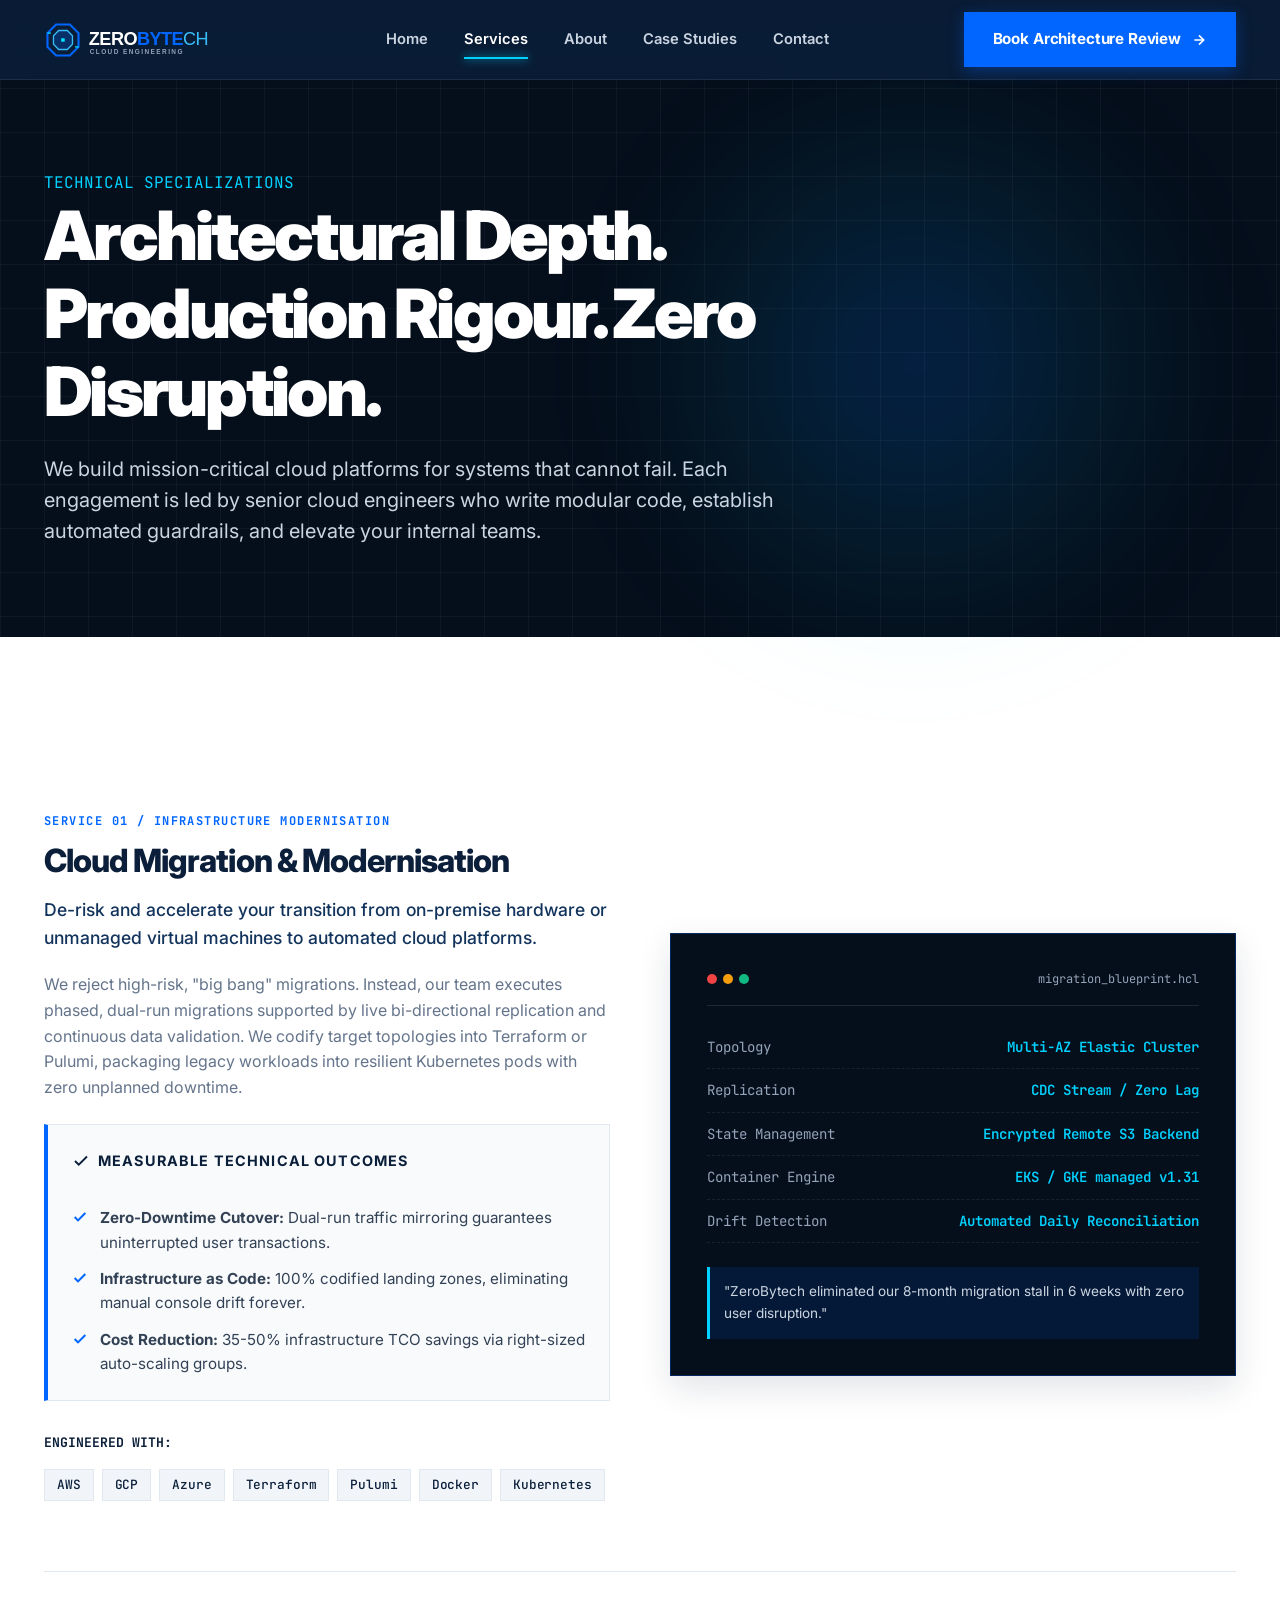
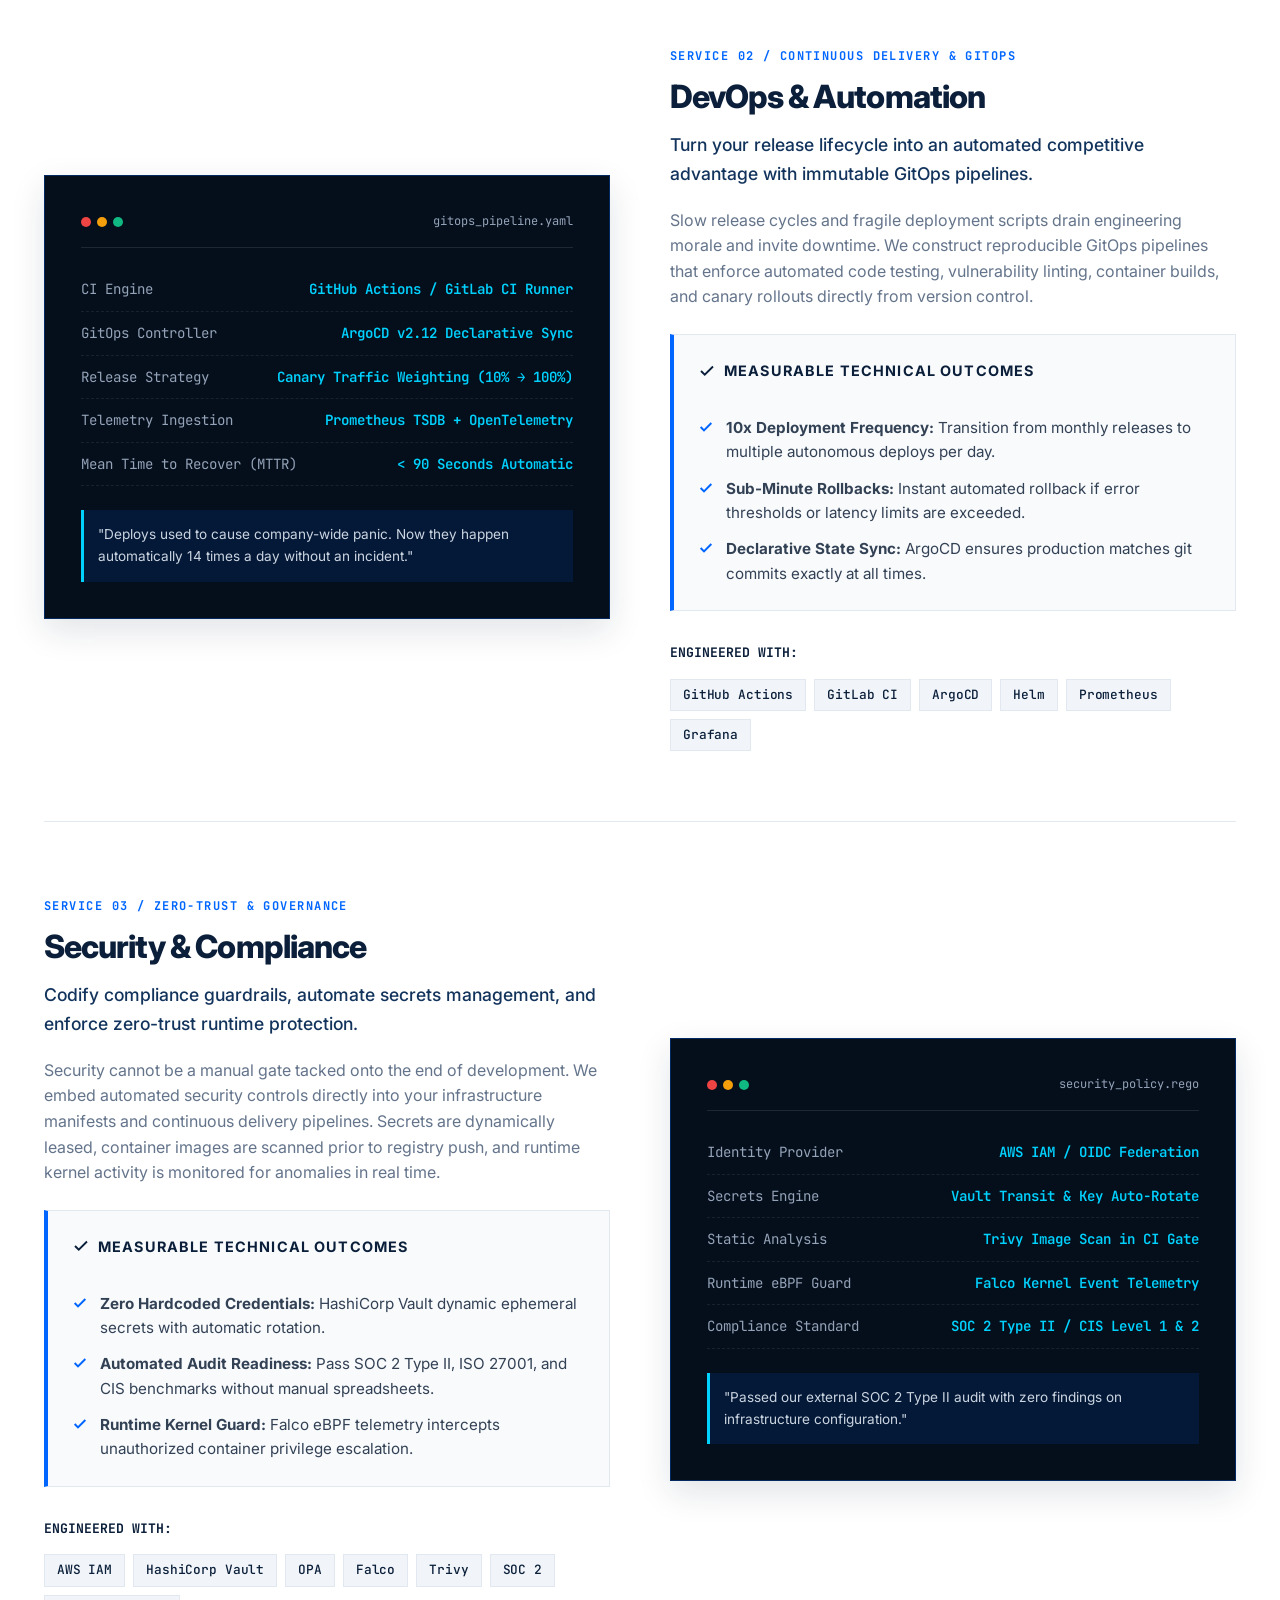
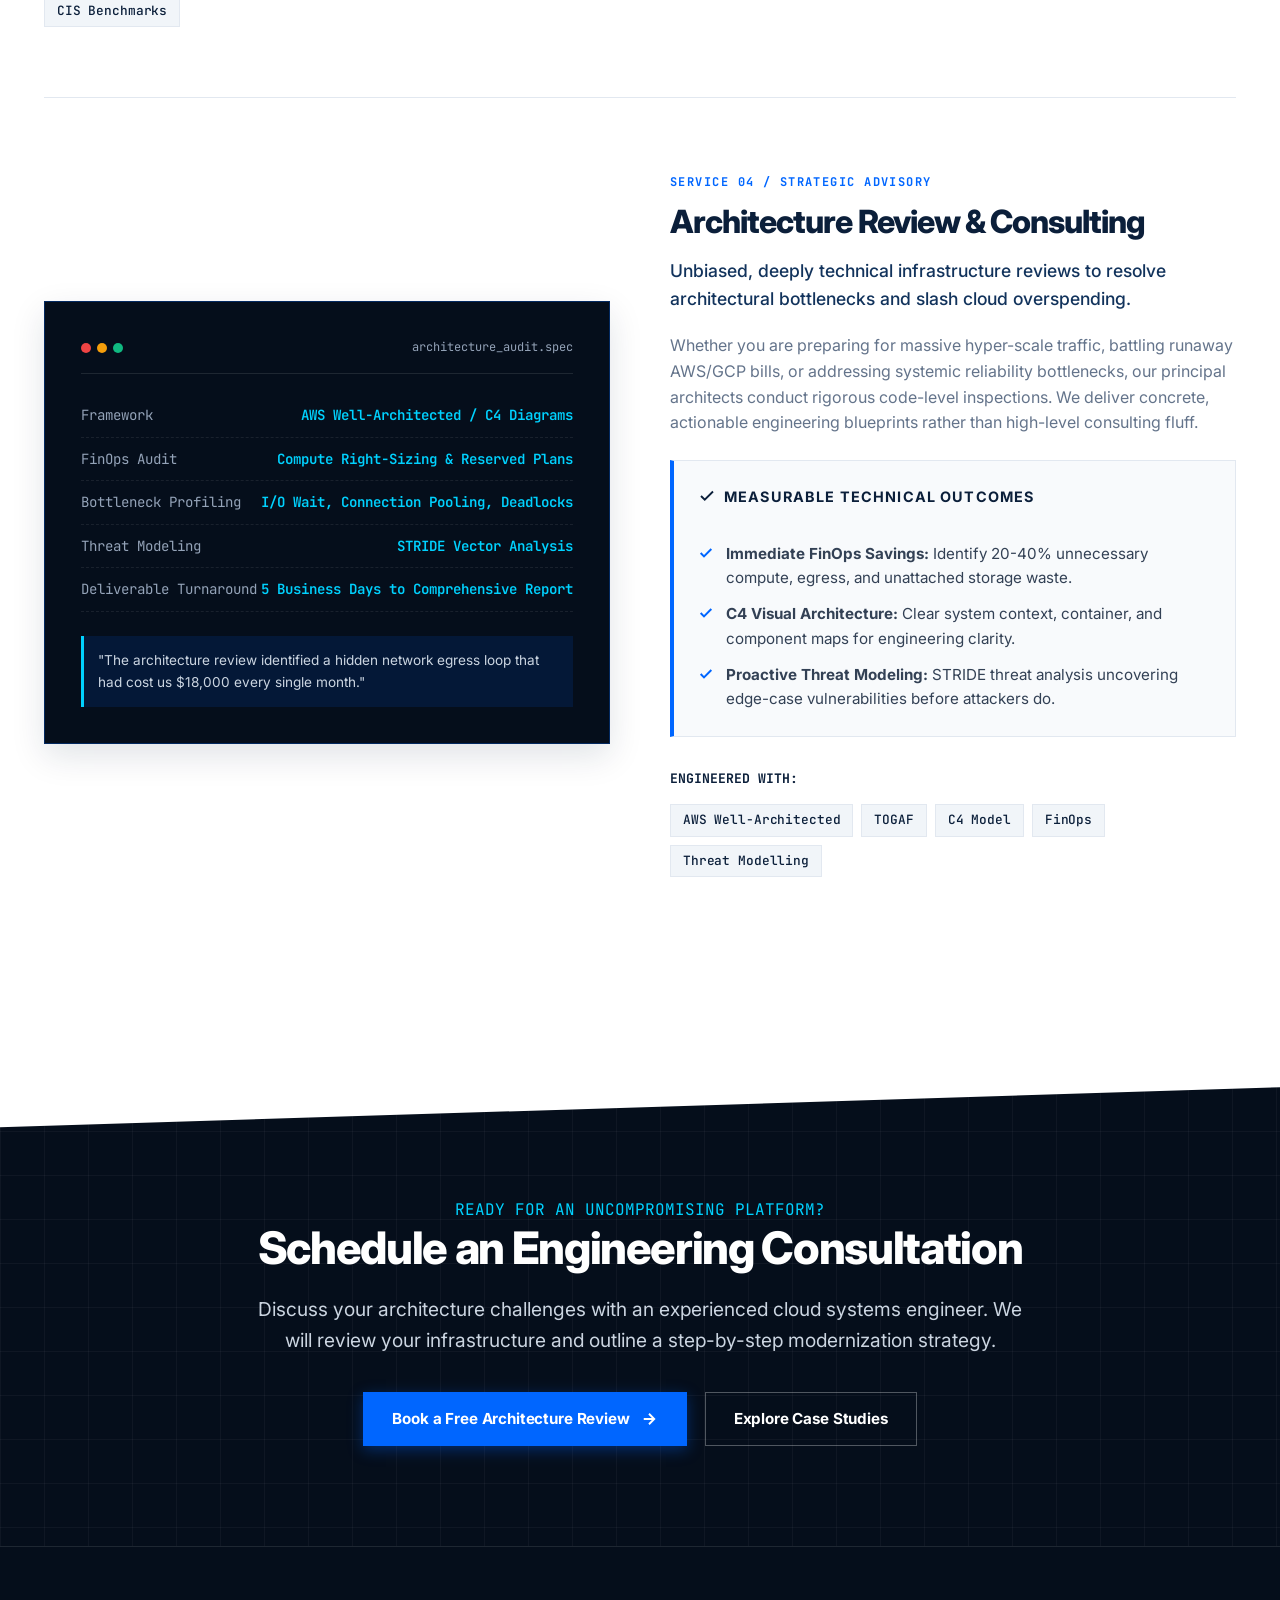
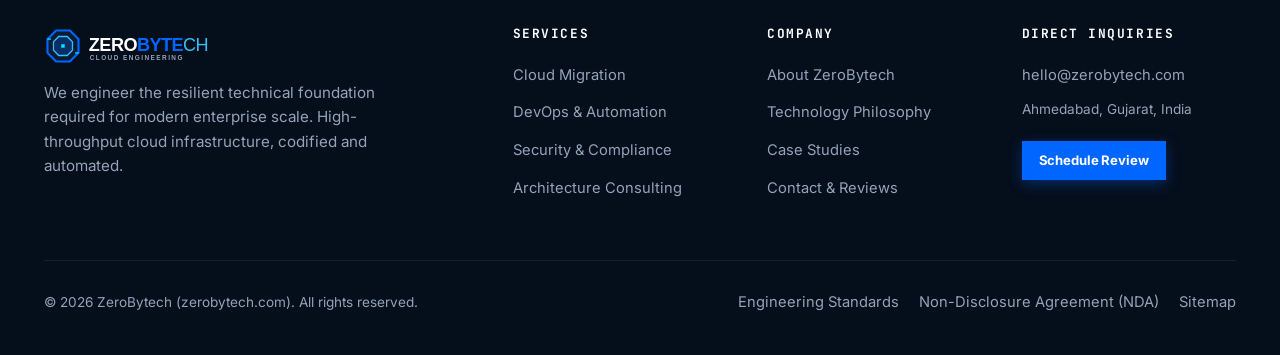
<file: services.html>
<!DOCTYPE html>
<html lang="en">
<head>
  <meta charset="UTF-8">
  <meta name="viewport" content="width=device-width, initial-scale=1.0">
  <title>Cloud Engineering Services | ZeroBytech</title>
  <meta name="description" content="Explore ZeroBytech's cloud engineering services: cloud migration, DevOps automation, Kubernetes platform engineering, and architecture review.">
  <link rel="canonical" href="https://zerobytech.com/services.html">
  
  <!-- Open Graph / Facebook -->
  <meta property="og:type" content="website">
  <meta property="og:url" content="https://zerobytech.com/services.html">
  <meta property="og:title" content="Cloud Engineering Services | ZeroBytech">
  <meta property="og:description" content="In-depth cloud migration, GitOps pipelines, container orchestration, and architecture consulting engineered for high velocity.">
  <meta property="og:image" content="https://zerobytech.com/assets/images/og-image.jpg">

  <!-- Twitter -->
  <meta name="twitter:card" content="summary_large_image">
  <meta name="twitter:url" content="https://zerobytech.com/services.html">
  <meta name="twitter:title" content="Cloud Engineering Services | ZeroBytech">
  <meta name="twitter:description" content="In-depth cloud migration, GitOps pipelines, container orchestration, and architecture consulting engineered for high velocity.">
  <meta name="twitter:image" content="https://zerobytech.com/assets/images/og-image.jpg">

  <link rel="icon" type="image/svg+xml" href="assets/images/favicon.svg">
  <link rel="stylesheet" href="css/main.css">

  <!-- JSON-LD Structured Data: ItemList for Services -->
  <script type="application/ld+json">
  {
    "@context": "https://schema.org",
    "@type": "ItemList",
    "name": "ZeroBytech Cloud Engineering Services",
    "description": "Comprehensive engineering capabilities for cloud migration, DevOps automation, compliance, and enterprise cloud architecture.",
    "url": "https://zerobytech.com/services.html",
    "itemListElement": [
      {
        "@type": "ListItem",
        "position": 1,
        "name": "Cloud Migration & Modernisation",
        "url": "https://zerobytech.com/services.html#migration"
      },
      {
        "@type": "ListItem",
        "position": 2,
        "name": "DevOps & Automation",
        "url": "https://zerobytech.com/services.html#devops"
      },
      {
        "@type": "ListItem",
        "position": 3,
        "name": "Security & Compliance",
        "url": "https://zerobytech.com/services.html#security"
      },
      {
        "@type": "ListItem",
        "position": 4,
        "name": "Architecture Review & Consulting",
        "url": "https://zerobytech.com/services.html#consulting"
      }
    ]
  }
  </script>
</head>
<body>

  <!-- Site Header -->
  <header class="site-header" id="siteHeader">
    <div class="container header-container">
      <a href="index.html" class="brand-logo" aria-label="ZeroBytech Home">
        <img src="assets/images/logo-light.svg" alt="ZeroBytech Cloud Engineering" width="220" height="40">
      </a>

      <nav class="nav-desktop" aria-label="Main Navigation">
        <a href="index.html" class="nav-link">Home</a>
        <a href="services.html" class="nav-link active">Services</a>
        <a href="about.html" class="nav-link">About</a>
        <a href="case-studies.html" class="nav-link">Case Studies</a>
        <a href="contact.html" class="nav-link">Contact</a>
      </nav>

      <div class="header-cta-group">
        <a href="contact.html" class="btn btn-primary">
          Book Architecture Review
          <span class="btn-arrow" aria-hidden="true">
            <svg width="16" height="16" viewBox="0 0 24 24" fill="none" stroke="currentColor" stroke-width="2.5"><path d="M5 12h14M12 5l7 7-7 7"/></svg>
          </span>
        </a>
        <button class="mobile-menu-btn" aria-label="Toggle navigation menu" aria-expanded="false">
          <svg width="24" height="24" viewBox="0 0 24 24" fill="none" stroke="currentColor" stroke-width="2"><line x1="3" y1="12" x2="21" y2="12"></line><line x1="3" y1="6" x2="21" y2="6"></line><line x1="3" y1="18" x2="21" y2="18"></line></svg>
        </button>
      </div>
    </div>
  </header>

  <!-- Mobile Drawer -->
  <div class="mobile-nav-drawer" id="mobileDrawer">
    <div class="mobile-nav-links">
      <a href="index.html">Home</a>
      <a href="services.html">Services</a>
      <a href="about.html">About</a>
      <a href="case-studies.html">Case Studies</a>
      <a href="contact.html">Contact</a>
    </div>
    <a href="contact.html" class="btn btn-primary" style="width: 100%;">Book Architecture Review</a>
  </div>

  <main id="mainContent">
    <!-- Services Hero Header -->
    <section class="section tech-grid-dark" style="padding-top: 170px; padding-bottom: 90px; color: #FFFFFF;">
      <div class="radial-glow-hero" aria-hidden="true"></div>
      <div class="container" style="position: relative; z-index: 2;">
        <span class="tag-label-cyan font-mono">TECHNICAL SPECIALIZATIONS</span>
        <h1 style="color: #FFFFFF; max-width: 880px; margin-bottom: 24px;">
          Architectural Depth. Production Rigour. Zero Disruption.
        </h1>
        <p style="color: #CBD5E1; font-size: 1.25rem; max-width: 760px; line-height: 1.55;">
          We build mission-critical cloud platforms for systems that cannot fail. Each engagement is led by senior cloud engineers who write modular code, establish automated guardrails, and elevate your internal teams.
        </p>
      </div>
    </section>

    <!-- Detailed Alternating Two-Column Services Section -->
    <section class="section" style="background-color: var(--bg-white);">
      <div class="container">

        <!-- Service 1: Cloud Migration & Modernisation -->
        <article class="service-block" id="migration">
          <div class="service-info">
            <span class="tag-label font-mono">SERVICE 01 / INFRASTRUCTURE MODERNISATION</span>
            <h2>Cloud Migration & Modernisation</h2>
            <p class="service-lead">
              De-risk and accelerate your transition from on-premise hardware or unmanaged virtual machines to automated cloud platforms.
            </p>
            <p>
              We reject high-risk, "big bang" migrations. Instead, our team executes phased, dual-run migrations supported by live bi-directional replication and continuous data validation. We codify target topologies into Terraform or Pulumi, packaging legacy workloads into resilient Kubernetes pods with zero unplanned downtime.
            </p>

            <div class="service-outcomes-box">
              <div class="service-outcomes-title">
                <svg width="18" height="18" viewBox="0 0 24 24" fill="none" stroke="currentColor" stroke-width="2.5"><polyline points="20 6 9 17 4 12"></polyline></svg>
                Measurable Technical Outcomes
              </div>
              <div class="feature-list">
                <div class="feature-list-item">
                  <span class="feature-icon-check"><svg width="16" height="16" viewBox="0 0 24 24" fill="none" stroke="currentColor" stroke-width="3"><polyline points="20 6 9 17 4 12"></polyline></svg></span>
                  <span><strong>Zero-Downtime Cutover:</strong> Dual-run traffic mirroring guarantees uninterrupted user transactions.</span>
                </div>
                <div class="feature-list-item">
                  <span class="feature-icon-check"><svg width="16" height="16" viewBox="0 0 24 24" fill="none" stroke="currentColor" stroke-width="3"><polyline points="20 6 9 17 4 12"></polyline></svg></span>
                  <span><strong>Infrastructure as Code:</strong> 100% codified landing zones, eliminating manual console drift forever.</span>
                </div>
                <div class="feature-list-item">
                  <span class="feature-icon-check"><svg width="16" height="16" viewBox="0 0 24 24" fill="none" stroke="currentColor" stroke-width="3"><polyline points="20 6 9 17 4 12"></polyline></svg></span>
                  <span><strong>Cost Reduction:</strong> 35-50% infrastructure TCO savings via right-sized auto-scaling groups.</span>
                </div>
              </div>
            </div>

            <div>
              <span style="font-size: 0.82rem; font-weight: 700; font-family: 'JetBrains Mono', monospace; color: var(--navy-900); text-transform: uppercase;">Engineered With:</span>
              <div class="tool-badges-list">
                <span class="badge-tech">AWS</span>
                <span class="badge-tech">GCP</span>
                <span class="badge-tech">Azure</span>
                <span class="badge-tech">Terraform</span>
                <span class="badge-tech">Pulumi</span>
                <span class="badge-tech">Docker</span>
                <span class="badge-tech">Kubernetes</span>
              </div>
            </div>
          </div>

          <!-- Technical Spec Visual Panel -->
          <div class="service-visual-panel sharp-card">
            <div class="panel-header">
              <div class="panel-terminal-dots">
                <span class="terminal-dot" style="background: #EF4444;"></span>
                <span class="terminal-dot" style="background: #F59E0B;"></span>
                <span class="terminal-dot" style="background: #10B981;"></span>
              </div>
              <span class="font-mono" style="font-size: 0.75rem; color: var(--text-light-muted);">migration_blueprint.hcl</span>
            </div>
            <div class="panel-spec-row">
              <span class="spec-key">Topology</span>
              <span class="spec-val">Multi-AZ Elastic Cluster</span>
            </div>
            <div class="panel-spec-row">
              <span class="spec-key">Replication</span>
              <span class="spec-val">CDC Stream / Zero Lag</span>
            </div>
            <div class="panel-spec-row">
              <span class="spec-key">State Management</span>
              <span class="spec-val">Encrypted Remote S3 Backend</span>
            </div>
            <div class="panel-spec-row">
              <span class="spec-key">Container Engine</span>
              <span class="spec-val">EKS / GKE managed v1.31</span>
            </div>
            <div class="panel-spec-row">
              <span class="spec-key">Drift Detection</span>
              <span class="spec-val">Automated Daily Reconciliation</span>
            </div>
            <div style="margin-top: 24px; padding: 14px; background: rgba(0, 102, 255, 0.12); border-left: 3px solid var(--electric-cyan); font-size: 0.85rem; color: #CBD5E1;">
              "ZeroBytech eliminated our 8-month migration stall in 6 weeks with zero user disruption."
            </div>
          </div>
        </article>

        <!-- Service 2: DevOps & Automation (Reversed Column) -->
        <article class="service-block reverse" id="devops">
          <div class="service-info">
            <span class="tag-label font-mono">SERVICE 02 / CONTINUOUS DELIVERY & GITOPS</span>
            <h2>DevOps & Automation</h2>
            <p class="service-lead">
              Turn your release lifecycle into an automated competitive advantage with immutable GitOps pipelines.
            </p>
            <p>
              Slow release cycles and fragile deployment scripts drain engineering morale and invite downtime. We construct reproducible GitOps pipelines that enforce automated code testing, vulnerability linting, container builds, and canary rollouts directly from version control.
            </p>

            <div class="service-outcomes-box">
              <div class="service-outcomes-title">
                <svg width="18" height="18" viewBox="0 0 24 24" fill="none" stroke="currentColor" stroke-width="2.5"><polyline points="20 6 9 17 4 12"></polyline></svg>
                Measurable Technical Outcomes
              </div>
              <div class="feature-list">
                <div class="feature-list-item">
                  <span class="feature-icon-check"><svg width="16" height="16" viewBox="0 0 24 24" fill="none" stroke="currentColor" stroke-width="3"><polyline points="20 6 9 17 4 12"></polyline></svg></span>
                  <span><strong>10x Deployment Frequency:</strong> Transition from monthly releases to multiple autonomous deploys per day.</span>
                </div>
                <div class="feature-list-item">
                  <span class="feature-icon-check"><svg width="16" height="16" viewBox="0 0 24 24" fill="none" stroke="currentColor" stroke-width="3"><polyline points="20 6 9 17 4 12"></polyline></svg></span>
                  <span><strong>Sub-Minute Rollbacks:</strong> Instant automated rollback if error thresholds or latency limits are exceeded.</span>
                </div>
                <div class="feature-list-item">
                  <span class="feature-icon-check"><svg width="16" height="16" viewBox="0 0 24 24" fill="none" stroke="currentColor" stroke-width="3"><polyline points="20 6 9 17 4 12"></polyline></svg></span>
                  <span><strong>Declarative State Sync:</strong> ArgoCD ensures production matches git commits exactly at all times.</span>
                </div>
              </div>
            </div>

            <div>
              <span style="font-size: 0.82rem; font-weight: 700; font-family: 'JetBrains Mono', monospace; color: var(--navy-900); text-transform: uppercase;">Engineered With:</span>
              <div class="tool-badges-list">
                <span class="badge-tech">GitHub Actions</span>
                <span class="badge-tech">GitLab CI</span>
                <span class="badge-tech">ArgoCD</span>
                <span class="badge-tech">Helm</span>
                <span class="badge-tech">Prometheus</span>
                <span class="badge-tech">Grafana</span>
              </div>
            </div>
          </div>

          <!-- Spec Visual Panel -->
          <div class="service-visual-panel sharp-card">
            <div class="panel-header">
              <div class="panel-terminal-dots">
                <span class="terminal-dot" style="background: #EF4444;"></span>
                <span class="terminal-dot" style="background: #F59E0B;"></span>
                <span class="terminal-dot" style="background: #10B981;"></span>
              </div>
              <span class="font-mono" style="font-size: 0.75rem; color: var(--text-light-muted);">gitops_pipeline.yaml</span>
            </div>
            <div class="panel-spec-row">
              <span class="spec-key">CI Engine</span>
              <span class="spec-val">GitHub Actions / GitLab CI Runner</span>
            </div>
            <div class="panel-spec-row">
              <span class="spec-key">GitOps Controller</span>
              <span class="spec-val">ArgoCD v2.12 Declarative Sync</span>
            </div>
            <div class="panel-spec-row">
              <span class="spec-key">Release Strategy</span>
              <span class="spec-val">Canary Traffic Weighting (10% → 100%)</span>
            </div>
            <div class="panel-spec-row">
              <span class="spec-key">Telemetry Ingestion</span>
              <span class="spec-val">Prometheus TSDB + OpenTelemetry</span>
            </div>
            <div class="panel-spec-row">
              <span class="spec-key">Mean Time to Recover (MTTR)</span>
              <span class="spec-val">&lt; 90 Seconds Automatic</span>
            </div>
            <div style="margin-top: 24px; padding: 14px; background: rgba(0, 102, 255, 0.12); border-left: 3px solid var(--electric-cyan); font-size: 0.85rem; color: #CBD5E1;">
              "Deploys used to cause company-wide panic. Now they happen automatically 14 times a day without an incident."
            </div>
          </div>
        </article>

        <!-- Service 3: Security & Compliance -->
        <article class="service-block" id="security">
          <div class="service-info">
            <span class="tag-label font-mono">SERVICE 03 / ZERO-TRUST & GOVERNANCE</span>
            <h2>Security & Compliance</h2>
            <p class="service-lead">
              Codify compliance guardrails, automate secrets management, and enforce zero-trust runtime protection.
            </p>
            <p>
              Security cannot be a manual gate tacked onto the end of development. We embed automated security controls directly into your infrastructure manifests and continuous delivery pipelines. Secrets are dynamically leased, container images are scanned prior to registry push, and runtime kernel activity is monitored for anomalies in real time.
            </p>

            <div class="service-outcomes-box">
              <div class="service-outcomes-title">
                <svg width="18" height="18" viewBox="0 0 24 24" fill="none" stroke="currentColor" stroke-width="2.5"><polyline points="20 6 9 17 4 12"></polyline></svg>
                Measurable Technical Outcomes
              </div>
              <div class="feature-list">
                <div class="feature-list-item">
                  <span class="feature-icon-check"><svg width="16" height="16" viewBox="0 0 24 24" fill="none" stroke="currentColor" stroke-width="3"><polyline points="20 6 9 17 4 12"></polyline></svg></span>
                  <span><strong>Zero Hardcoded Credentials:</strong> HashiCorp Vault dynamic ephemeral secrets with automatic rotation.</span>
                </div>
                <div class="feature-list-item">
                  <span class="feature-icon-check"><svg width="16" height="16" viewBox="0 0 24 24" fill="none" stroke="currentColor" stroke-width="3"><polyline points="20 6 9 17 4 12"></polyline></svg></span>
                  <span><strong>Automated Audit Readiness:</strong> Pass SOC 2 Type II, ISO 27001, and CIS benchmarks without manual spreadsheets.</span>
                </div>
                <div class="feature-list-item">
                  <span class="feature-icon-check"><svg width="16" height="16" viewBox="0 0 24 24" fill="none" stroke="currentColor" stroke-width="3"><polyline points="20 6 9 17 4 12"></polyline></svg></span>
                  <span><strong>Runtime Kernel Guard:</strong> Falco eBPF telemetry intercepts unauthorized container privilege escalation.</span>
                </div>
              </div>
            </div>

            <div>
              <span style="font-size: 0.82rem; font-weight: 700; font-family: 'JetBrains Mono', monospace; color: var(--navy-900); text-transform: uppercase;">Engineered With:</span>
              <div class="tool-badges-list">
                <span class="badge-tech">AWS IAM</span>
                <span class="badge-tech">HashiCorp Vault</span>
                <span class="badge-tech">OPA</span>
                <span class="badge-tech">Falco</span>
                <span class="badge-tech">Trivy</span>
                <span class="badge-tech">SOC 2</span>
                <span class="badge-tech">CIS Benchmarks</span>
              </div>
            </div>
          </div>

          <!-- Spec Visual Panel -->
          <div class="service-visual-panel sharp-card">
            <div class="panel-header">
              <div class="panel-terminal-dots">
                <span class="terminal-dot" style="background: #EF4444;"></span>
                <span class="terminal-dot" style="background: #F59E0B;"></span>
                <span class="terminal-dot" style="background: #10B981;"></span>
              </div>
              <span class="font-mono" style="font-size: 0.75rem; color: var(--text-light-muted);">security_policy.rego</span>
            </div>
            <div class="panel-spec-row">
              <span class="spec-key">Identity Provider</span>
              <span class="spec-val">AWS IAM / OIDC Federation</span>
            </div>
            <div class="panel-spec-row">
              <span class="spec-key">Secrets Engine</span>
              <span class="spec-val">Vault Transit & Key Auto-Rotate</span>
            </div>
            <div class="panel-spec-row">
              <span class="spec-key">Static Analysis</span>
              <span class="spec-val">Trivy Image Scan in CI Gate</span>
            </div>
            <div class="panel-spec-row">
              <span class="spec-key">Runtime eBPF Guard</span>
              <span class="spec-val">Falco Kernel Event Telemetry</span>
            </div>
            <div class="panel-spec-row">
              <span class="spec-key">Compliance Standard</span>
              <span class="spec-val">SOC 2 Type II / CIS Level 1 & 2</span>
            </div>
            <div style="margin-top: 24px; padding: 14px; background: rgba(0, 102, 255, 0.12); border-left: 3px solid var(--electric-cyan); font-size: 0.85rem; color: #CBD5E1;">
              "Passed our external SOC 2 Type II audit with zero findings on infrastructure configuration."
            </div>
          </div>
        </article>

        <!-- Service 4: Architecture Review & Consulting (Reversed Column) -->
        <article class="service-block reverse" id="consulting">
          <div class="service-info">
            <span class="tag-label font-mono">SERVICE 04 / STRATEGIC ADVISORY</span>
            <h2>Architecture Review & Consulting</h2>
            <p class="service-lead">
              Unbiased, deeply technical infrastructure reviews to resolve architectural bottlenecks and slash cloud overspending.
            </p>
            <p>
              Whether you are preparing for massive hyper-scale traffic, battling runaway AWS/GCP bills, or addressing systemic reliability bottlenecks, our principal architects conduct rigorous code-level inspections. We deliver concrete, actionable engineering blueprints rather than high-level consulting fluff.
            </p>

            <div class="service-outcomes-box">
              <div class="service-outcomes-title">
                <svg width="18" height="18" viewBox="0 0 24 24" fill="none" stroke="currentColor" stroke-width="2.5"><polyline points="20 6 9 17 4 12"></polyline></svg>
                Measurable Technical Outcomes
              </div>
              <div class="feature-list">
                <div class="feature-list-item">
                  <span class="feature-icon-check"><svg width="16" height="16" viewBox="0 0 24 24" fill="none" stroke="currentColor" stroke-width="3"><polyline points="20 6 9 17 4 12"></polyline></svg></span>
                  <span><strong>Immediate FinOps Savings:</strong> Identify 20-40% unnecessary compute, egress, and unattached storage waste.</span>
                </div>
                <div class="feature-list-item">
                  <span class="feature-icon-check"><svg width="16" height="16" viewBox="0 0 24 24" fill="none" stroke="currentColor" stroke-width="3"><polyline points="20 6 9 17 4 12"></polyline></svg></span>
                  <span><strong>C4 Visual Architecture:</strong> Clear system context, container, and component maps for engineering clarity.</span>
                </div>
                <div class="feature-list-item">
                  <span class="feature-icon-check"><svg width="16" height="16" viewBox="0 0 24 24" fill="none" stroke="currentColor" stroke-width="3"><polyline points="20 6 9 17 4 12"></polyline></svg></span>
                  <span><strong>Proactive Threat Modeling:</strong> STRIDE threat analysis uncovering edge-case vulnerabilities before attackers do.</span>
                </div>
              </div>
            </div>

            <div>
              <span style="font-size: 0.82rem; font-weight: 700; font-family: 'JetBrains Mono', monospace; color: var(--navy-900); text-transform: uppercase;">Engineered With:</span>
              <div class="tool-badges-list">
                <span class="badge-tech">AWS Well-Architected</span>
                <span class="badge-tech">TOGAF</span>
                <span class="badge-tech">C4 Model</span>
                <span class="badge-tech">FinOps</span>
                <span class="badge-tech">Threat Modelling</span>
              </div>
            </div>
          </div>

          <!-- Spec Visual Panel -->
          <div class="service-visual-panel sharp-card">
            <div class="panel-header">
              <div class="panel-terminal-dots">
                <span class="terminal-dot" style="background: #EF4444;"></span>
                <span class="terminal-dot" style="background: #F59E0B;"></span>
                <span class="terminal-dot" style="background: #10B981;"></span>
              </div>
              <span class="font-mono" style="font-size: 0.75rem; color: var(--text-light-muted);">architecture_audit.spec</span>
            </div>
            <div class="panel-spec-row">
              <span class="spec-key">Framework</span>
              <span class="spec-val">AWS Well-Architected / C4 Diagrams</span>
            </div>
            <div class="panel-spec-row">
              <span class="spec-key">FinOps Audit</span>
              <span class="spec-val">Compute Right-Sizing & Reserved Plans</span>
            </div>
            <div class="panel-spec-row">
              <span class="spec-key">Bottleneck Profiling</span>
              <span class="spec-val">I/O Wait, Connection Pooling, Deadlocks</span>
            </div>
            <div class="panel-spec-row">
              <span class="spec-key">Threat Modeling</span>
              <span class="spec-val">STRIDE Vector Analysis</span>
            </div>
            <div class="panel-spec-row">
              <span class="spec-key">Deliverable Turnaround</span>
              <span class="spec-val">5 Business Days to Comprehensive Report</span>
            </div>
            <div style="margin-top: 24px; padding: 14px; background: rgba(0, 102, 255, 0.12); border-left: 3px solid var(--electric-cyan); font-size: 0.85rem; color: #CBD5E1;">
              "The architecture review identified a hidden network egress loop that had cost us $18,000 every single month."
            </div>
          </div>
        </article>

      </div>
    </section>

    <!-- Closing CTA Band with Angular Edge -->
    <section class="closing-cta-band tech-grid-dark">
      <div class="container cta-band-content">
        <span class="tag-label-cyan font-mono">READY FOR AN UNCOMPROMISING PLATFORM?</span>
        <h2>Schedule an Engineering Consultation</h2>
        <p>
          Discuss your architecture challenges with an experienced cloud systems engineer. We will review your infrastructure and outline a step-by-step modernization strategy.
        </p>
        <div class="cta-band-actions">
          <a href="contact.html" class="btn btn-primary">
            Book a Free Architecture Review
            <span class="btn-arrow" aria-hidden="true">
              <svg width="18" height="18" viewBox="0 0 24 24" fill="none" stroke="currentColor" stroke-width="2.5"><path d="M5 12h14M12 5l7 7-7 7"/></svg>
            </span>
          </a>
          <a href="case-studies.html" class="btn btn-ghost-dark">Explore Case Studies</a>
        </div>
      </div>
    </section>
  </main>

  <!-- Site Footer -->
  <footer class="site-footer">
    <div class="container">
      <div class="footer-grid">
        <div class="footer-brand">
          <a href="index.html" class="brand-logo" aria-label="ZeroBytech Home">
            <img src="assets/images/logo-light.svg" alt="ZeroBytech Cloud Engineering Logo" width="220" height="40">
          </a>
          <p>
            We engineer the resilient technical foundation required for modern enterprise scale. High-throughput cloud infrastructure, codified and automated.
          </p>
        </div>

        <div>
          <h4 class="footer-col-title">Services</h4>
          <ul class="footer-links">
            <li><a href="services.html#migration" class="footer-link">Cloud Migration</a></li>
            <li><a href="services.html#devops" class="footer-link">DevOps & Automation</a></li>
            <li><a href="services.html#security" class="footer-link">Security & Compliance</a></li>
            <li><a href="services.html#consulting" class="footer-link">Architecture Consulting</a></li>
          </ul>
        </div>

        <div>
          <h4 class="footer-col-title">Company</h4>
          <ul class="footer-links">
            <li><a href="about.html" class="footer-link">About ZeroBytech</a></li>
            <li><a href="about.html#philosophy" class="footer-link">Technology Philosophy</a></li>
            <li><a href="case-studies.html" class="footer-link">Case Studies</a></li>
            <li><a href="contact.html" class="footer-link">Contact & Reviews</a></li>
          </ul>
        </div>

        <div>
          <h4 class="footer-col-title">Direct Inquiries</h4>
          <ul class="footer-links">
            <li><a href="mailto:hello@zerobytech.com" class="footer-link">hello@zerobytech.com</a></li>
            <li class="footer-link" style="color: var(--text-light-muted); font-size: 0.85rem;">Ahmedabad, Gujarat, India</li>
            <li><a href="contact.html" class="btn btn-primary" style="padding: 8px 16px; font-size: 0.82rem; margin-top: 8px;">Schedule Review</a></li>
          </ul>
        </div>
      </div>

      <div class="footer-bottom">
        <div>
          &copy; 2026 ZeroBytech (zerobytech.com). All rights reserved.
        </div>
        <div class="footer-legal-links">
          <a href="about.html#values" class="footer-link">Engineering Standards</a>
          <a href="contact.html" class="footer-link">Non-Disclosure Agreement (NDA)</a>
          <a href="sitemap.xml" class="footer-link">Sitemap</a>
        </div>
      </div>
    </div>
  </footer>

  <script src="js/main.js"></script>
</body>
</html>
</file>
<file: css/main.css>
/* ==========================================================================
   ZeroBytech Design System - Enterprise Cloud Engineering
   Color Palette: Deep Navy (#0B1F3A), Electric Blue (#0066FF), Crisp White
   Aesthetics: Sharp geometric forms, angular accents, grid patterns, Inter
   ========================================================================== */

@import url('https://fonts.googleapis.com/css2?family=Inter:wght@300;400;500;600;700;800;900&family=JetBrains+Mono:wght@400;500;600&display=swap');

:root {
  /* Primary Navy Palette */
  --navy-950: #050E1B;
  --navy-900: #0B1F3A;
  --navy-850: #0E2748;
  --navy-800: #12335C;
  --navy-700: #1A467C;
  --navy-600: #245899;

  /* Electric Accent Palette */
  --electric-blue: #0066FF;
  --electric-blue-hover: #0052CC;
  --electric-cyan: #00D2FF;
  --electric-glow: rgba(0, 102, 255, 0.28);
  --electric-glow-subtle: rgba(0, 102, 255, 0.12);

  /* Light / Neutral Palette */
  --bg-white: #FFFFFF;
  --bg-offwhite: #F8FAFC;
  --bg-surface: #F1F5F9;
  --border-light: #E2E8F0;
  --border-subtle: #EDF2F7;
  
  /* Text Colors */
  --text-dark: #0B1F3A;
  --text-body: #334155;
  --text-muted: #64748B;
  --text-light: #F8FAFC;
  --text-light-muted: #94A3B8;

  /* Dark UI Borders */
  --border-dark: rgba(255, 255, 255, 0.12);
  --border-dark-highlight: rgba(0, 102, 255, 0.4);

  /* Elevation & Glows */
  --shadow-sm: 0 1px 3px rgba(11, 31, 58, 0.08);
  --shadow-md: 0 4px 16px rgba(11, 31, 58, 0.08);
  --shadow-lg: 0 12px 32px rgba(11, 31, 58, 0.12);
  --shadow-glow: 0 0 24px var(--electric-glow);
  --shadow-lift: 0 12px 28px -4px rgba(0, 102, 255, 0.15), 0 8px 16px -6px rgba(11, 31, 58, 0.1);

  /* Transitions */
  --trans-fast: 0.18s ease;
  --trans-base: 0.28s cubic-bezier(0.16, 1, 0.3, 1);
  --trans-smooth: 0.4s cubic-bezier(0.16, 1, 0.3, 1);

  /* Spacing & Container */
  --container-max: 1240px;
  --container-pad: 24px;
}

/* Base Reset & Box Sizing */
*, *::before, *::after {
  box-sizing: border-box;
  margin: 0;
  padding: 0;
}

html {
  font-size: 16px;
  scroll-behavior: smooth;
  -webkit-font-smoothing: antialiased;
  -moz-osx-font-smoothing: grayscale;
}

body {
  font-family: 'Inter', -apple-system, BlinkMacSystemFont, 'Segoe UI', Roboto, sans-serif;
  color: var(--text-body);
  background-color: var(--bg-white);
  line-height: 1.6;
  overflow-x: hidden;
}

/* Typography Defaults */
h1, h2, h3, h4, h5, h6 {
  font-family: 'Inter', sans-serif;
  color: var(--text-dark);
  font-weight: 800;
  line-height: 1.15;
  letter-spacing: -0.03em;
}

h1 {
  font-size: clamp(2.5rem, 5vw + 1rem, 4.25rem);
  font-weight: 900;
  letter-spacing: -0.04em;
}

h2 {
  font-size: clamp(2rem, 3.2vw + 0.8rem, 2.75rem);
}

h3 {
  font-size: clamp(1.35rem, 2vw + 0.5rem, 1.75rem);
  font-weight: 700;
  letter-spacing: -0.02em;
}

h4 {
  font-size: 1.15rem;
  font-weight: 700;
}

p {
  margin-bottom: 1.25rem;
}

p:last-child {
  margin-bottom: 0;
}

a {
  color: inherit;
  text-decoration: none;
  transition: var(--trans-fast);
}

ul, ol {
  list-style: none;
}

img, svg {
  max-width: 100%;
  display: block;
}

code, pre, .font-mono {
  font-family: 'JetBrains Mono', monospace;
}

/* Layout Utilities */
.container {
  width: 100%;
  max-width: var(--container-max);
  margin-left: auto;
  margin-right: auto;
  padding-left: var(--container-pad);
  padding-right: var(--container-pad);
}

.section {
  padding: 100px 0;
  position: relative;
}

.section-lg {
  padding: 130px 0;
}

.section-sm {
  padding: 60px 0;
}

/* Geometric Section Dividers & Angular Edges */
.angled-top-navy {
  position: relative;
}
.angled-top-navy::before {
  content: "";
  position: absolute;
  top: -48px;
  left: 0;
  right: 0;
  height: 49px;
  background-color: var(--navy-900);
  clip-path: polygon(0 48px, 100% 0, 100% 49px, 0 49px);
  z-index: 2;
}

.angled-bottom-navy {
  position: relative;
}
.angled-bottom-navy::after {
  content: "";
  position: absolute;
  bottom: -48px;
  left: 0;
  right: 0;
  height: 49px;
  background-color: var(--navy-900);
  clip-path: polygon(0 0, 100% 0, 100% 0, 0 49px);
  z-index: 2;
}

/* Sharp Geometric Form Tokens */
.sharp-card {
  border-radius: 0px;
  border: 1px solid var(--border-light);
  background: var(--bg-white);
  transition: transform var(--trans-base), box-shadow var(--trans-base), border-color var(--trans-base);
}

.sharp-card:hover {
  transform: translateY(-4px);
  box-shadow: var(--shadow-lift);
}

.border-accent-left {
  border-left: 4px solid var(--electric-blue) !important;
}

.border-accent-left-cyan {
  border-left: 4px solid var(--electric-cyan) !important;
}

/* Octagonal Node Icon Marker */
.octa-node {
  width: 44px;
  height: 44px;
  display: inline-flex;
  align-items: center;
  justify-content: center;
  clip-path: polygon(30% 0%, 70% 0%, 100% 30%, 100% 70%, 70% 100%, 30% 100%, 0% 70%, 0% 30%);
  background: var(--navy-900);
  color: var(--electric-cyan);
  font-weight: 700;
  font-size: 0.95rem;
  flex-shrink: 0;
  border: 1px solid rgba(0, 102, 255, 0.4);
}

.octa-node-blue {
  background: var(--electric-blue);
  color: #FFFFFF;
}

.octa-node-sm {
  width: 28px;
  height: 28px;
  font-size: 0.75rem;
}

/* Grid Patterns & Glows */
.tech-grid-dark {
  background-color: var(--navy-950);
  background-image: 
    linear-gradient(to right, rgba(255, 255, 255, 0.04) 1px, transparent 1px),
    linear-gradient(to bottom, rgba(255, 255, 255, 0.04) 1px, transparent 1px);
  background-size: 44px 44px;
  position: relative;
}

.tech-grid-light {
  background-color: var(--bg-offwhite);
  background-image: 
    linear-gradient(to right, rgba(11, 31, 58, 0.04) 1px, transparent 1px),
    linear-gradient(to bottom, rgba(11, 31, 58, 0.04) 1px, transparent 1px);
  background-size: 40px 40px;
}

.radial-glow-hero {
  position: absolute;
  top: 10%;
  right: 5%;
  width: 600px;
  height: 600px;
  background: radial-gradient(circle, rgba(0, 102, 255, 0.22) 0%, rgba(0, 210, 255, 0.08) 40%, transparent 70%);
  pointer-events: none;
  filter: blur(60px);
  z-index: 1;
}

.radial-glow-hero-secondary {
  position: absolute;
  bottom: 0%;
  left: -5%;
  width: 500px;
  height: 500px;
  background: radial-gradient(circle, rgba(0, 102, 255, 0.15) 0%, transparent 65%);
  pointer-events: none;
  filter: blur(70px);
  z-index: 1;
}

/* Tech Watermark / Grid Lines */
.tech-corner-accent {
  position: relative;
}
.tech-corner-accent::before {
  content: "";
  position: absolute;
  top: 0;
  left: 0;
  width: 12px;
  height: 12px;
  border-top: 2px solid var(--electric-blue);
  border-left: 2px solid var(--electric-blue);
}
.tech-corner-accent::after {
  content: "";
  position: absolute;
  bottom: 0;
  right: 0;
  width: 12px;
  height: 12px;
  border-bottom: 2px solid var(--electric-blue);
  border-right: 2px solid var(--electric-blue);
}

/* Buttons & CTAs - Sharp geometric edges */
.btn {
  display: inline-flex;
  align-items: center;
  justify-content: center;
  gap: 10px;
  font-family: 'Inter', sans-serif;
  font-weight: 700;
  font-size: 0.95rem;
  letter-spacing: -0.01em;
  padding: 14px 28px;
  border-radius: 0px;
  cursor: pointer;
  transition: all var(--trans-base);
  text-align: center;
  position: relative;
  border: 1px solid transparent;
}

.btn-primary {
  background-color: var(--electric-blue);
  color: #FFFFFF;
  border-color: var(--electric-blue);
  box-shadow: 0 4px 14px rgba(0, 102, 255, 0.35);
}

.btn-primary:hover {
  background-color: var(--electric-blue-hover);
  border-color: var(--electric-blue-hover);
  transform: translateY(-2px);
  box-shadow: 0 6px 20px rgba(0, 102, 255, 0.5);
  color: #FFFFFF;
}

.btn-ghost-dark {
  background: transparent;
  color: #FFFFFF;
  border: 1px solid rgba(255, 255, 255, 0.3);
}

.btn-ghost-dark:hover {
  background: rgba(255, 255, 255, 0.08);
  border-color: #FFFFFF;
  color: #FFFFFF;
  transform: translateY(-2px);
}

.btn-ghost-light {
  background: transparent;
  color: var(--navy-900);
  border: 1px solid var(--navy-900);
}

.btn-ghost-light:hover {
  background: var(--navy-900);
  color: #FFFFFF;
  transform: translateY(-2px);
}

.btn-white {
  background: #FFFFFF;
  color: var(--navy-900);
  border-color: #FFFFFF;
  font-weight: 800;
}

.btn-white:hover {
  background: var(--bg-surface);
  transform: translateY(-2px);
  box-shadow: 0 6px 22px rgba(255, 255, 255, 0.25);
  color: var(--navy-900);
}

.btn-arrow svg {
  transition: transform var(--trans-fast);
}

.btn:hover .btn-arrow svg {
  transform: translateX(4px);
}

/* Category & Tool Badges - Sharp Rectangular / Chamfered */
.badge-tech {
  display: inline-flex;
  align-items: center;
  padding: 5px 12px;
  font-family: 'JetBrains Mono', monospace;
  font-size: 0.8rem;
  font-weight: 500;
  border-radius: 0px;
  background: var(--bg-surface);
  color: var(--navy-900);
  border: 1px solid var(--border-light);
  letter-spacing: -0.01em;
  transition: var(--trans-fast);
}

.badge-tech:hover {
  border-color: var(--electric-blue);
  color: var(--electric-blue);
  background: #FFFFFF;
}

.badge-tech-dark {
  background: rgba(255, 255, 255, 0.06);
  color: #E2E8F0;
  border: 1px solid rgba(255, 255, 255, 0.15);
}

.badge-tech-dark:hover {
  background: rgba(0, 102, 255, 0.2);
  border-color: var(--electric-cyan);
  color: #FFFFFF;
}

.tag-label {
  display: inline-block;
  font-family: 'JetBrains Mono', monospace;
  font-size: 0.75rem;
  font-weight: 700;
  text-transform: uppercase;
  letter-spacing: 0.12em;
  color: var(--electric-blue);
  margin-bottom: 0.75rem;
}

.tag-label-cyan {
  color: var(--electric-cyan);
}

/* Section Header Structure */
.section-header {
  margin-bottom: 60px;
}

.section-header.text-center {
  text-align: center;
  max-width: 800px;
  margin-left: auto;
  margin-right: auto;
}

.section-header .section-subtitle {
  font-size: 1.15rem;
  color: var(--text-muted);
  max-width: 680px;
  margin-top: 14px;
}

.section-header-dark h2 {
  color: #FFFFFF;
}

.section-header-dark .section-subtitle {
  color: var(--text-light-muted);
}

/* ==========================================================================
   Header & Navigation
   Fixed with scroll-blur effect
   ========================================================================== */
.site-header {
  position: fixed;
  top: 0;
  left: 0;
  right: 0;
  height: 80px;
  z-index: 1000;
  transition: background-color var(--trans-base), backdrop-filter var(--trans-base), border-color var(--trans-base), height var(--trans-base);
  background-color: rgba(11, 31, 58, 0.85);
  backdrop-filter: blur(14px);
  -webkit-backdrop-filter: blur(14px);
  border-bottom: 1px solid rgba(255, 255, 255, 0.08);
}

.site-header.scrolled {
  height: 70px;
  background-color: rgba(5, 14, 27, 0.94);
  border-bottom-color: rgba(0, 102, 255, 0.25);
  box-shadow: 0 8px 30px rgba(5, 14, 27, 0.5);
}

.header-container {
  display: flex;
  align-items: center;
  justify-content: space-between;
  height: 100%;
}

.brand-logo {
  display: flex;
  align-items: center;
  text-decoration: none;
}

.brand-logo img {
  height: 38px;
  width: auto;
}

.nav-desktop {
  display: flex;
  align-items: center;
  gap: 36px;
}

.nav-link {
  font-size: 0.92rem;
  font-weight: 600;
  color: #CBD5E1;
  position: relative;
  padding: 8px 0;
  transition: color var(--trans-fast);
}

.nav-link:hover {
  color: #FFFFFF;
}

.nav-link.active {
  color: #FFFFFF;
}

.nav-link.active::after {
  content: "";
  position: absolute;
  bottom: 0;
  left: 0;
  width: 100%;
  height: 2px;
  background-color: var(--electric-cyan);
  box-shadow: 0 0 8px var(--electric-cyan);
}

.header-cta-group {
  display: flex;
  align-items: center;
  gap: 16px;
}

.mobile-menu-btn {
  display: none;
  background: none;
  border: 1px solid rgba(255, 255, 255, 0.2);
  color: #FFFFFF;
  padding: 8px;
  cursor: pointer;
  border-radius: 0;
}

.mobile-nav-drawer {
  display: none;
}

/* ==========================================================================
   Home Page Components
   ========================================================================== */

/* Hero Section */
.hero-home {
  padding-top: 170px;
  padding-bottom: 120px;
  background-color: var(--navy-950);
  color: #FFFFFF;
  position: relative;
  overflow: hidden;
}

.hero-content {
  position: relative;
  z-index: 2;
  max-width: 900px;
}

.hero-pill {
  display: inline-flex;
  align-items: center;
  gap: 10px;
  padding: 6px 14px;
  background: rgba(0, 102, 255, 0.12);
  border: 1px solid rgba(0, 102, 255, 0.4);
  color: var(--electric-cyan);
  font-family: 'JetBrains Mono', monospace;
  font-size: 0.8rem;
  font-weight: 600;
  text-transform: uppercase;
  letter-spacing: 0.1em;
  margin-bottom: 24px;
}

.hero-pill-dot {
  width: 8px;
  height: 8px;
  background: var(--electric-cyan);
  border-radius: 50%;
  box-shadow: 0 0 8px var(--electric-cyan);
  animation: pulse-dot 2s infinite ease-in-out;
}

@keyframes pulse-dot {
  0%, 100% { opacity: 1; transform: scale(1); }
  50% { opacity: 0.4; transform: scale(0.8); }
}

.hero-title {
  color: #FFFFFF;
  margin-bottom: 24px;
  line-height: 1.1;
}

.hero-title .text-gradient {
  background: linear-gradient(135deg, #FFFFFF 30%, var(--electric-cyan) 100%);
  -webkit-background-clip: text;
  -webkit-text-fill-color: transparent;
}

.hero-subtitle {
  font-size: clamp(1.15rem, 1.6vw + 0.4rem, 1.45rem);
  color: #CBD5E1;
  line-height: 1.5;
  margin-bottom: 40px;
  max-width: 780px;
}

.hero-actions {
  display: flex;
  flex-wrap: wrap;
  gap: 16px;
  margin-bottom: 60px;
}

/* Trust Strip */
.trust-strip {
  display: grid;
  grid-template-columns: repeat(4, 1fr);
  gap: 24px;
  border-top: 1px solid rgba(255, 255, 255, 0.1);
  padding-top: 36px;
}

.trust-item {
  position: relative;
}

.trust-item:not(:last-child)::after {
  content: "";
  position: absolute;
  right: -12px;
  top: 10%;
  height: 80%;
  width: 1px;
  background: rgba(255, 255, 255, 0.08);
}

.trust-value {
  font-size: clamp(1.8rem, 2.5vw, 2.4rem);
  font-weight: 800;
  color: #FFFFFF;
  letter-spacing: -0.03em;
  line-height: 1;
  margin-bottom: 6px;
  display: flex;
  align-items: baseline;
  gap: 4px;
}

.trust-value .plus {
  color: var(--electric-cyan);
  font-size: 1.6rem;
}

.trust-label {
  font-size: 0.85rem;
  color: var(--text-light-muted);
  font-weight: 500;
}

/* Bento Grid */
.bento-grid {
  display: grid;
  grid-template-columns: repeat(12, 1fr);
  gap: 24px;
}

.bento-card {
  padding: 40px;
  position: relative;
  overflow: hidden;
  display: flex;
  flex-direction: column;
}

.bento-card-navy {
  grid-column: span 7;
  background-color: var(--navy-900);
  color: #FFFFFF;
  border: 1px solid rgba(0, 102, 255, 0.3);
  box-shadow: 0 16px 36px rgba(11, 31, 58, 0.16);
}

.bento-card-navy h3 {
  color: #FFFFFF;
  margin-bottom: 16px;
}

.bento-card-navy p {
  color: #CBD5E1;
  font-size: 1.05rem;
  margin-bottom: 24px;
}

.bento-card-white-1 {
  grid-column: span 5;
  background-color: var(--bg-white);
  border: 1px solid var(--border-light);
}

.bento-card-white-2 {
  grid-column: span 5;
  background-color: var(--bg-white);
  border: 1px solid var(--border-light);
}

.bento-card-image {
  grid-column: span 7;
  padding: 0;
  min-height: 340px;
  background-color: var(--navy-950);
  border: 1px solid rgba(0, 102, 255, 0.25);
  display: flex;
  position: relative;
}

.bento-card-image img {
  width: 100%;
  height: 100%;
  object-fit: cover;
}

.bento-card-image-overlay {
  position: absolute;
  bottom: 0;
  left: 0;
  right: 0;
  padding: 24px 30px;
  background: linear-gradient(to top, rgba(5, 14, 27, 0.95) 0%, rgba(5, 14, 27, 0.4) 70%, transparent 100%);
  color: #FFFFFF;
}

.bento-card-image-overlay h4 {
  color: #FFFFFF;
  font-size: 1.15rem;
  margin-bottom: 4px;
}

.bento-card-image-overlay p {
  color: #CBD5E1;
  font-size: 0.85rem;
  margin: 0;
}

/* Feature Checklists */
.feature-list {
  display: flex;
  flex-direction: column;
  gap: 12px;
  margin-top: auto;
  padding-top: 20px;
}

.feature-list-item {
  display: flex;
  align-items: flex-start;
  gap: 12px;
  font-size: 0.95rem;
}

.feature-icon-check {
  color: var(--electric-blue);
  flex-shrink: 0;
  margin-top: 3px;
}

.feature-icon-check-cyan {
  color: var(--electric-cyan);
}

/* Timeline: Legacy -> Cloud 4-Phase */
.timeline-track {
  display: grid;
  grid-template-columns: repeat(4, 1fr);
  gap: 24px;
  position: relative;
}

.timeline-step {
  position: relative;
  background: var(--bg-white);
  border: 1px solid var(--border-light);
  padding: 36px 28px;
  border-top: 4px solid var(--electric-blue);
  transition: transform var(--trans-base), box-shadow var(--trans-base);
}

.timeline-step:hover {
  transform: translateY(-4px);
  box-shadow: var(--shadow-lift);
}

.timeline-num {
  font-family: 'JetBrains Mono', monospace;
  font-size: 0.85rem;
  font-weight: 700;
  color: var(--electric-blue);
  margin-bottom: 12px;
  display: flex;
  align-items: center;
  gap: 8px;
}

.timeline-step h3 {
  font-size: 1.25rem;
  margin-bottom: 14px;
}

.timeline-step p {
  font-size: 0.92rem;
  color: var(--text-muted);
  line-height: 1.55;
}

/* Value Proposition Section */
.value-prop-grid {
  display: grid;
  grid-template-columns: 1fr 1fr;
  gap: 60px;
  align-items: center;
}

.value-statement {
  font-size: clamp(2rem, 3vw, 2.6rem);
  font-weight: 800;
  line-height: 1.2;
  color: var(--text-dark);
}

.outcome-cards-list {
  display: flex;
  flex-direction: column;
  gap: 18px;
}

.outcome-card {
  display: flex;
  align-items: flex-start;
  gap: 18px;
  padding: 22px 26px;
  background: var(--bg-offwhite);
  border: 1px solid var(--border-light);
  border-left: 4px solid var(--navy-900);
  transition: var(--trans-fast);
}

.outcome-card:hover {
  background: #FFFFFF;
  border-left-color: var(--electric-blue);
  box-shadow: var(--shadow-md);
  transform: translateX(4px);
}

.outcome-card-icon {
  width: 24px;
  height: 24px;
  color: var(--electric-blue);
  flex-shrink: 0;
  margin-top: 2px;
}

.outcome-card-content h4 {
  font-size: 1.05rem;
  margin-bottom: 4px;
}

.outcome-card-content p {
  font-size: 0.9rem;
  color: var(--text-muted);
  margin: 0;
}

/* Angular Closing CTA Band */
.closing-cta-band {
  background-color: var(--navy-950);
  color: #FFFFFF;
  padding: 110px 0 100px;
  position: relative;
  clip-path: polygon(0 40px, 100% 0, 100% 100%, 0 100%);
  margin-top: 40px;
}

.cta-band-content {
  text-align: center;
  max-width: 820px;
  margin: 0 auto;
}

.cta-band-content h2 {
  color: #FFFFFF;
  font-size: clamp(2rem, 3.5vw, 3rem);
  margin-bottom: 20px;
}

.cta-band-content p {
  color: #CBD5E1;
  font-size: 1.2rem;
  margin-bottom: 36px;
}

.cta-band-actions {
  display: flex;
  justify-content: center;
  gap: 18px;
  flex-wrap: wrap;
}

/* ==========================================================================
   Services Page
   Alternating two-column layout, deep technical detail, tool badges
   ========================================================================== */
.service-block {
  display: grid;
  grid-template-columns: 1fr 1fr;
  gap: 60px;
  align-items: center;
  padding: 70px 0;
  border-bottom: 1px solid var(--border-light);
}

.service-block:last-child {
  border-bottom: none;
}

.service-block.reverse {
  direction: rtl;
}

.service-block.reverse > * {
  direction: ltr;
}

.service-info h2 {
  font-size: clamp(1.8rem, 2.5vw, 2.3rem);
  margin-bottom: 16px;
}

.service-info .service-lead {
  font-size: 1.1rem;
  color: var(--navy-800);
  font-weight: 500;
  margin-bottom: 20px;
}

.service-info p {
  color: var(--text-muted);
  margin-bottom: 24px;
}

.service-outcomes-box {
  background: var(--bg-offwhite);
  border: 1px solid var(--border-light);
  border-left: 4px solid var(--electric-blue);
  padding: 24px;
  margin-bottom: 28px;
}

.service-outcomes-title {
  font-size: 0.9rem;
  font-weight: 700;
  text-transform: uppercase;
  letter-spacing: 0.08em;
  color: var(--navy-900);
  margin-bottom: 14px;
  display: flex;
  align-items: center;
  gap: 8px;
}

.tool-badges-list {
  display: flex;
  flex-wrap: wrap;
  gap: 8px;
  margin-top: 14px;
}

.service-visual-panel {
  background: var(--navy-950);
  color: #FFFFFF;
  padding: 36px;
  border: 1px solid rgba(0, 102, 255, 0.3);
  position: relative;
  box-shadow: var(--shadow-lg);
}

.service-visual-panel .panel-header {
  display: flex;
  justify-content: space-between;
  align-items: center;
  padding-bottom: 16px;
  border-bottom: 1px solid rgba(255, 255, 255, 0.1);
  margin-bottom: 20px;
}

.panel-terminal-dots {
  display: flex;
  gap: 6px;
}

.terminal-dot {
  width: 10px;
  height: 10px;
  border-radius: 50%;
  background: rgba(255, 255, 255, 0.2);
}

.panel-spec-row {
  display: flex;
  justify-content: space-between;
  padding: 10px 0;
  border-bottom: 1px dashed rgba(255, 255, 255, 0.08);
  font-size: 0.88rem;
}

.spec-key {
  color: var(--text-light-muted);
  font-family: 'JetBrains Mono', monospace;
}

.spec-val {
  color: var(--electric-cyan);
  font-family: 'JetBrains Mono', monospace;
  font-weight: 600;
}

/* ==========================================================================
   About Page
   Founding story, 4 values, 6 principles, team cards
   ========================================================================== */
.about-hero {
  background-color: var(--navy-950);
  color: #FFFFFF;
  padding-top: 160px;
  padding-bottom: 90px;
  position: relative;
}

.about-story-grid {
  display: grid;
  grid-template-columns: 1fr 1fr;
  gap: 60px;
  align-items: flex-start;
}

.about-mission-card {
  background: rgba(11, 31, 58, 0.7);
  border: 1px solid rgba(0, 102, 255, 0.35);
  border-left: 4px solid var(--electric-cyan);
  padding: 36px;
}

.about-mission-card blockquote {
  font-size: 1.35rem;
  font-weight: 600;
  line-height: 1.5;
  color: #FFFFFF;
}

.values-grid {
  display: grid;
  grid-template-columns: repeat(4, 1fr);
  gap: 24px;
}

.value-card {
  background: #FFFFFF;
  border: 1px solid var(--border-light);
  padding: 32px 24px;
  border-top: 3px solid var(--navy-900);
  transition: transform var(--trans-base), box-shadow var(--trans-base);
}

.value-card:hover {
  transform: translateY(-4px);
  border-top-color: var(--electric-blue);
  box-shadow: var(--shadow-lift);
}

.value-card h3 {
  font-size: 1.25rem;
  margin: 16px 0 10px;
}

.value-card p {
  font-size: 0.92rem;
  color: var(--text-muted);
}

.principles-grid {
  display: grid;
  grid-template-columns: repeat(3, 1fr);
  gap: 24px;
}

.principle-card {
  background: var(--navy-900);
  color: #FFFFFF;
  padding: 32px 28px;
  border: 1px solid rgba(255, 255, 255, 0.1);
  border-left: 3px solid var(--electric-blue);
  transition: var(--trans-base);
}

.principle-card:hover {
  transform: translateY(-4px);
  border-left-color: var(--electric-cyan);
  box-shadow: 0 10px 30px rgba(0, 0, 0, 0.3);
}

.principle-num {
  font-family: 'JetBrains Mono', monospace;
  font-size: 0.8rem;
  color: var(--electric-cyan);
  margin-bottom: 10px;
}

.principle-card h4 {
  font-size: 1.15rem;
  color: #FFFFFF;
  margin-bottom: 12px;
}

.principle-card p {
  font-size: 0.9rem;
  color: #CBD5E1;
  margin: 0;
}

/* Team Grid */
.team-grid {
  display: grid;
  grid-template-columns: repeat(3, 1fr);
  gap: 28px;
}

.team-card {
  background: #FFFFFF;
  border: 1px solid var(--border-light);
  overflow: hidden;
  transition: transform var(--trans-base), box-shadow var(--trans-base);
}

.team-card:hover {
  transform: translateY(-4px);
  box-shadow: var(--shadow-lift);
}

.team-avatar-box {
  height: 220px;
  background: var(--navy-950);
  display: flex;
  align-items: center;
  justify-content: center;
  position: relative;
  border-bottom: 2px solid var(--electric-blue);
}

.team-avatar-node {
  width: 90px;
  height: 90px;
  clip-path: polygon(30% 0%, 70% 0%, 100% 30%, 100% 70%, 70% 100%, 30% 100%, 0% 70%, 0% 30%);
  background: var(--navy-800);
  border: 2px solid var(--electric-blue);
  display: flex;
  align-items: center;
  justify-content: center;
  font-family: 'JetBrains Mono', monospace;
  font-size: 1.6rem;
  font-weight: 700;
  color: var(--electric-cyan);
}

.team-info {
  padding: 28px;
}

.team-info h4 {
  font-size: 1.2rem;
  margin-bottom: 4px;
}

.team-role {
  font-family: 'JetBrains Mono', monospace;
  font-size: 0.8rem;
  font-weight: 600;
  color: var(--electric-blue);
  margin-bottom: 14px;
  display: block;
}

.team-bio {
  font-size: 0.9rem;
  color: var(--text-muted);
  line-height: 1.55;
  margin-bottom: 18px;
}

.team-specialties {
  display: flex;
  flex-wrap: wrap;
  gap: 6px;
}

/* ==========================================================================
   Case Studies Page
   3 cards across Financial Services, B2B SaaS, Healthcare Technology
   Before -> After comparison matrices, clearly marked placeholders
   ========================================================================== */
.case-study-card {
  background: #FFFFFF;
  border: 1px solid var(--border-light);
  margin-bottom: 48px;
  padding: 44px;
  position: relative;
  border-left: 5px solid var(--navy-900);
  transition: transform var(--trans-base), box-shadow var(--trans-base);
}

.case-study-card:hover {
  transform: translateY(-3px);
  box-shadow: var(--shadow-lift);
  border-left-color: var(--electric-blue);
}

.case-study-header {
  display: flex;
  justify-content: space-between;
  align-items: flex-start;
  margin-bottom: 24px;
  flex-wrap: wrap;
  gap: 16px;
}

.case-industry-tag {
  font-family: 'JetBrains Mono', monospace;
  font-size: 0.82rem;
  font-weight: 700;
  text-transform: uppercase;
  padding: 6px 12px;
  background: var(--bg-surface);
  color: var(--navy-900);
  border: 1px solid var(--border-light);
}

.case-stat-badge {
  background: rgba(0, 102, 255, 0.08);
  border: 1px solid rgba(0, 102, 255, 0.3);
  padding: 10px 18px;
  color: var(--electric-blue);
  font-family: 'Inter', sans-serif;
  font-weight: 800;
  font-size: 1.25rem;
  letter-spacing: -0.02em;
}

.case-study-body {
  display: grid;
  grid-template-columns: 1fr 1fr;
  gap: 36px;
  margin-bottom: 32px;
}

.case-section-title {
  font-size: 0.85rem;
  font-weight: 700;
  text-transform: uppercase;
  letter-spacing: 0.08em;
  color: var(--navy-900);
  margin-bottom: 8px;
  display: flex;
  align-items: center;
  gap: 6px;
}

.case-section-desc {
  font-size: 0.95rem;
  color: var(--text-muted);
}

/* Before -> After Matrix */
.matrix-comparison {
  background: var(--bg-offwhite);
  border: 1px solid var(--border-light);
  display: grid;
  grid-template-columns: 1fr 1fr;
  margin-bottom: 28px;
}

.matrix-col {
  padding: 24px;
}

.matrix-before {
  border-right: 1px solid var(--border-light);
  background: #FFFBFB;
}

.matrix-after {
  background: #F8FBFF;
}

.matrix-col-header {
  display: flex;
  align-items: center;
  gap: 8px;
  font-family: 'JetBrains Mono', monospace;
  font-size: 0.82rem;
  font-weight: 700;
  text-transform: uppercase;
  margin-bottom: 14px;
}

.matrix-before .matrix-col-header {
  color: #DC2626;
}

.matrix-after .matrix-col-header {
  color: #0066FF;
}

.matrix-list {
  display: flex;
  flex-direction: column;
  gap: 10px;
}

.matrix-item {
  font-size: 0.88rem;
  display: flex;
  align-items: flex-start;
  gap: 8px;
  line-height: 1.45;
}

.matrix-item-before {
  color: #7F1D1D;
}

.matrix-item-after {
  color: var(--navy-900);
  font-weight: 500;
}

.case-stack-row {
  display: flex;
  align-items: center;
  gap: 12px;
  flex-wrap: wrap;
  padding-top: 20px;
  border-top: 1px solid var(--border-light);
}

.case-stack-label {
  font-size: 0.8rem;
  font-weight: 700;
  font-family: 'JetBrains Mono', monospace;
  color: var(--text-muted);
}

/* ==========================================================================
   Contact Page
   Form with honeypot, loading state, success state, dark navy sidebar, FAQ
   ========================================================================== */
.contact-grid {
  display: grid;
  grid-template-columns: 7fr 5fr;
  gap: 48px;
  align-items: flex-start;
}

.contact-form-card {
  background: #FFFFFF;
  border: 1px solid var(--border-light);
  padding: 44px;
  box-shadow: var(--shadow-sm);
  position: relative;
}

.form-group {
  margin-bottom: 22px;
}

.form-row {
  display: grid;
  grid-template-columns: 1fr 1fr;
  gap: 20px;
}

.form-label {
  display: block;
  font-size: 0.88rem;
  font-weight: 700;
  color: var(--navy-900);
  margin-bottom: 8px;
}

.form-label .required {
  color: var(--electric-blue);
}

.form-control {
  width: 100%;
  padding: 13px 16px;
  font-family: 'Inter', sans-serif;
  font-size: 0.95rem;
  color: var(--navy-900);
  background-color: var(--bg-offwhite);
  border: 1px solid var(--border-light);
  border-radius: 0px;
  transition: all var(--trans-fast);
}

.form-control:focus {
  outline: none;
  background-color: #FFFFFF;
  border-color: var(--electric-blue);
  box-shadow: 0 0 0 3px rgba(0, 102, 255, 0.15);
}

textarea.form-control {
  min-height: 120px;
  resize: vertical;
}

/* Honeypot field (hidden from legitimate users) */
.bot-catcher {
  display: none !important;
  visibility: hidden !important;
  opacity: 0 !important;
  position: absolute !important;
  left: -9999px !important;
}

/* Contact Sidebar */
.contact-sidebar {
  background-color: var(--navy-900);
  color: #FFFFFF;
  padding: 40px;
  border: 1px solid rgba(0, 102, 255, 0.35);
}

.sidebar-title {
  color: #FFFFFF;
  font-size: 1.35rem;
  margin-bottom: 24px;
  padding-bottom: 16px;
  border-bottom: 1px solid rgba(255, 255, 255, 0.1);
}

.sidebar-info-block {
  margin-bottom: 28px;
}

.sidebar-info-label {
  font-family: 'JetBrains Mono', monospace;
  font-size: 0.75rem;
  font-weight: 700;
  text-transform: uppercase;
  color: var(--electric-cyan);
  letter-spacing: 0.1em;
  margin-bottom: 6px;
}

.sidebar-info-value {
  color: #FFFFFF;
  font-size: 1.05rem;
  font-weight: 600;
}

.sidebar-info-value a {
  color: #FFFFFF;
}

.sidebar-info-value a:hover {
  color: var(--electric-cyan);
}

.nda-callout {
  background: rgba(0, 102, 255, 0.1);
  border-left: 3px solid var(--electric-cyan);
  padding: 16px;
  font-size: 0.88rem;
  color: #CBD5E1;
  margin-bottom: 28px;
}

.sidebar-services-links {
  display: flex;
  flex-direction: column;
  gap: 10px;
}

.sidebar-service-link {
  display: flex;
  align-items: center;
  justify-content: space-between;
  padding: 10px 14px;
  background: rgba(255, 255, 255, 0.05);
  border: 1px solid rgba(255, 255, 255, 0.08);
  color: #E2E8F0;
  font-size: 0.9rem;
  font-weight: 500;
  transition: var(--trans-fast);
}

.sidebar-service-link:hover {
  background: rgba(0, 102, 255, 0.25);
  border-color: var(--electric-cyan);
  color: #FFFFFF;
  transform: translateX(4px);
}

/* Confirmation Success State */
.form-success-state {
  display: none;
  text-align: center;
  padding: 40px 20px;
}

.form-success-icon {
  width: 64px;
  height: 64px;
  background: rgba(0, 102, 255, 0.1);
  color: var(--electric-blue);
  display: inline-flex;
  align-items: center;
  justify-content: center;
  clip-path: polygon(30% 0%, 70% 0%, 100% 30%, 100% 70%, 70% 100%, 30% 100%, 0% 70%, 0% 30%);
  margin-bottom: 20px;
  font-size: 2rem;
}

/* FAQ Accordion */
.faq-accordion {
  max-width: 900px;
  margin: 0 auto;
}

.faq-item {
  border-bottom: 1px solid var(--border-light);
}

.faq-question {
  width: 100%;
  background: none;
  border: none;
  text-align: left;
  padding: 24px 0;
  font-size: 1.15rem;
  font-weight: 700;
  color: var(--navy-900);
  cursor: pointer;
  display: flex;
  justify-content: space-between;
  align-items: center;
  transition: color var(--trans-fast);
}

.faq-question:hover {
  color: var(--electric-blue);
}

.faq-icon {
  width: 24px;
  height: 24px;
  position: relative;
  flex-shrink: 0;
  transition: transform var(--trans-base);
}

.faq-icon::before, .faq-icon::after {
  content: "";
  position: absolute;
  background-color: var(--navy-900);
  top: 50%;
  left: 50%;
  transform: translate(-50%, -50%);
  transition: transform var(--trans-fast);
}

.faq-icon::before {
  width: 14px;
  height: 2px;
}

.faq-icon::after {
  width: 2px;
  height: 14px;
}

.faq-item.active .faq-icon {
  transform: rotate(45deg);
}

.faq-item.active .faq-icon::before,
.faq-item.active .faq-icon::after {
  background-color: var(--electric-blue);
}

.faq-answer {
  max-height: 0;
  overflow: hidden;
  transition: max-height 0.35s ease, padding 0.35s ease;
  padding: 0 0;
}

.faq-item.active .faq-answer {
  max-height: 300px;
  padding-bottom: 24px;
}

.faq-answer p {
  color: var(--text-muted);
  font-size: 1rem;
  line-height: 1.6;
}

/* ==========================================================================
   Footer
   Dark navy with light logo variant & sharp structure
   ========================================================================== */
.site-footer {
  background-color: var(--navy-950);
  color: #FFFFFF;
  padding: 80px 0 40px;
  border-top: 1px solid rgba(255, 255, 255, 0.1);
  position: relative;
}

.footer-grid {
  display: grid;
  grid-template-columns: 4fr 2fr 2fr 2fr;
  gap: 40px;
  margin-bottom: 60px;
}

.footer-brand p {
  color: var(--text-light-muted);
  font-size: 0.95rem;
  margin-top: 16px;
  max-width: 340px;
}

.footer-col-title {
  font-family: 'JetBrains Mono', monospace;
  font-size: 0.8rem;
  font-weight: 700;
  text-transform: uppercase;
  color: #FFFFFF;
  letter-spacing: 0.12em;
  margin-bottom: 20px;
}

.footer-links {
  display: flex;
  flex-direction: column;
  gap: 12px;
}

.footer-link {
  color: var(--text-light-muted);
  font-size: 0.92rem;
  transition: color var(--trans-fast);
}

.footer-link:hover {
  color: var(--electric-cyan);
}

.footer-bottom {
  display: flex;
  justify-content: space-between;
  align-items: center;
  padding-top: 30px;
  border-top: 1px solid rgba(255, 255, 255, 0.08);
  font-size: 0.85rem;
  color: var(--text-light-muted);
  flex-wrap: wrap;
  gap: 16px;
}

.footer-legal-links {
  display: flex;
  gap: 20px;
}

/* ==========================================================================
   Responsive Adaptations
   ========================================================================== */
@media (max-width: 1024px) {
  .trust-strip {
    grid-template-columns: repeat(2, 1fr);
    gap: 30px;
  }
  .trust-item:not(:last-child)::after {
    display: none;
  }
  .bento-card-navy {
    grid-column: span 12;
  }
  .bento-card-white-1, .bento-card-white-2 {
    grid-column: span 6;
  }
  .bento-card-image {
    grid-column: span 12;
  }
  .timeline-track {
    grid-template-columns: repeat(2, 1fr);
  }
  .values-grid {
    grid-template-columns: repeat(2, 1fr);
  }
  .principles-grid {
    grid-template-columns: repeat(2, 1fr);
  }
  .team-grid {
    grid-template-columns: repeat(2, 1fr);
  }
  .footer-grid {
    grid-template-columns: 1fr 1fr;
  }
}

@media (max-width: 768px) {
  .nav-desktop, .header-cta-group .btn {
    display: none;
  }
  .mobile-menu-btn {
    display: block;
  }

  .mobile-nav-drawer {
    display: block;
    position: fixed;
    top: 80px;
    left: 0;
    right: 0;
    background-color: var(--navy-950);
    border-bottom: 2px solid var(--electric-blue);
    padding: 24px;
    transform: translateY(-120%);
    opacity: 0;
    visibility: hidden;
    transition: all var(--trans-base);
    box-shadow: 0 20px 40px rgba(0,0,0,0.5);
    z-index: 999;
  }

  .mobile-nav-drawer.open {
    transform: translateY(0);
    opacity: 1;
    visibility: visible;
  }

  .mobile-nav-links {
    display: flex;
    flex-direction: column;
    gap: 18px;
    margin-bottom: 24px;
  }

  .mobile-nav-links a {
    color: #FFFFFF;
    font-size: 1.1rem;
    font-weight: 600;
  }

  .hero-home {
    padding-top: 130px;
    padding-bottom: 70px;
  }

  .trust-strip {
    grid-template-columns: 1fr;
  }

  .bento-card-white-1, .bento-card-white-2 {
    grid-column: span 12;
  }

  .timeline-track {
    grid-template-columns: 1fr;
  }

  .value-prop-grid {
    grid-template-columns: 1fr;
    gap: 36px;
  }

  .service-block, .service-block.reverse {
    grid-template-columns: 1fr;
    gap: 36px;
    direction: ltr;
  }

  .about-story-grid {
    grid-template-columns: 1fr;
    gap: 36px;
  }

  .values-grid, .principles-grid, .team-grid {
    grid-template-columns: 1fr;
  }

  .case-study-body, .matrix-comparison {
    grid-template-columns: 1fr;
  }

  .matrix-before {
    border-right: none;
    border-bottom: 1px solid var(--border-light);
  }

  .contact-grid {
    grid-template-columns: 1fr;
  }

  .form-row {
    grid-template-columns: 1fr;
  }

  .footer-grid {
    grid-template-columns: 1fr;
  }
}
</file>
